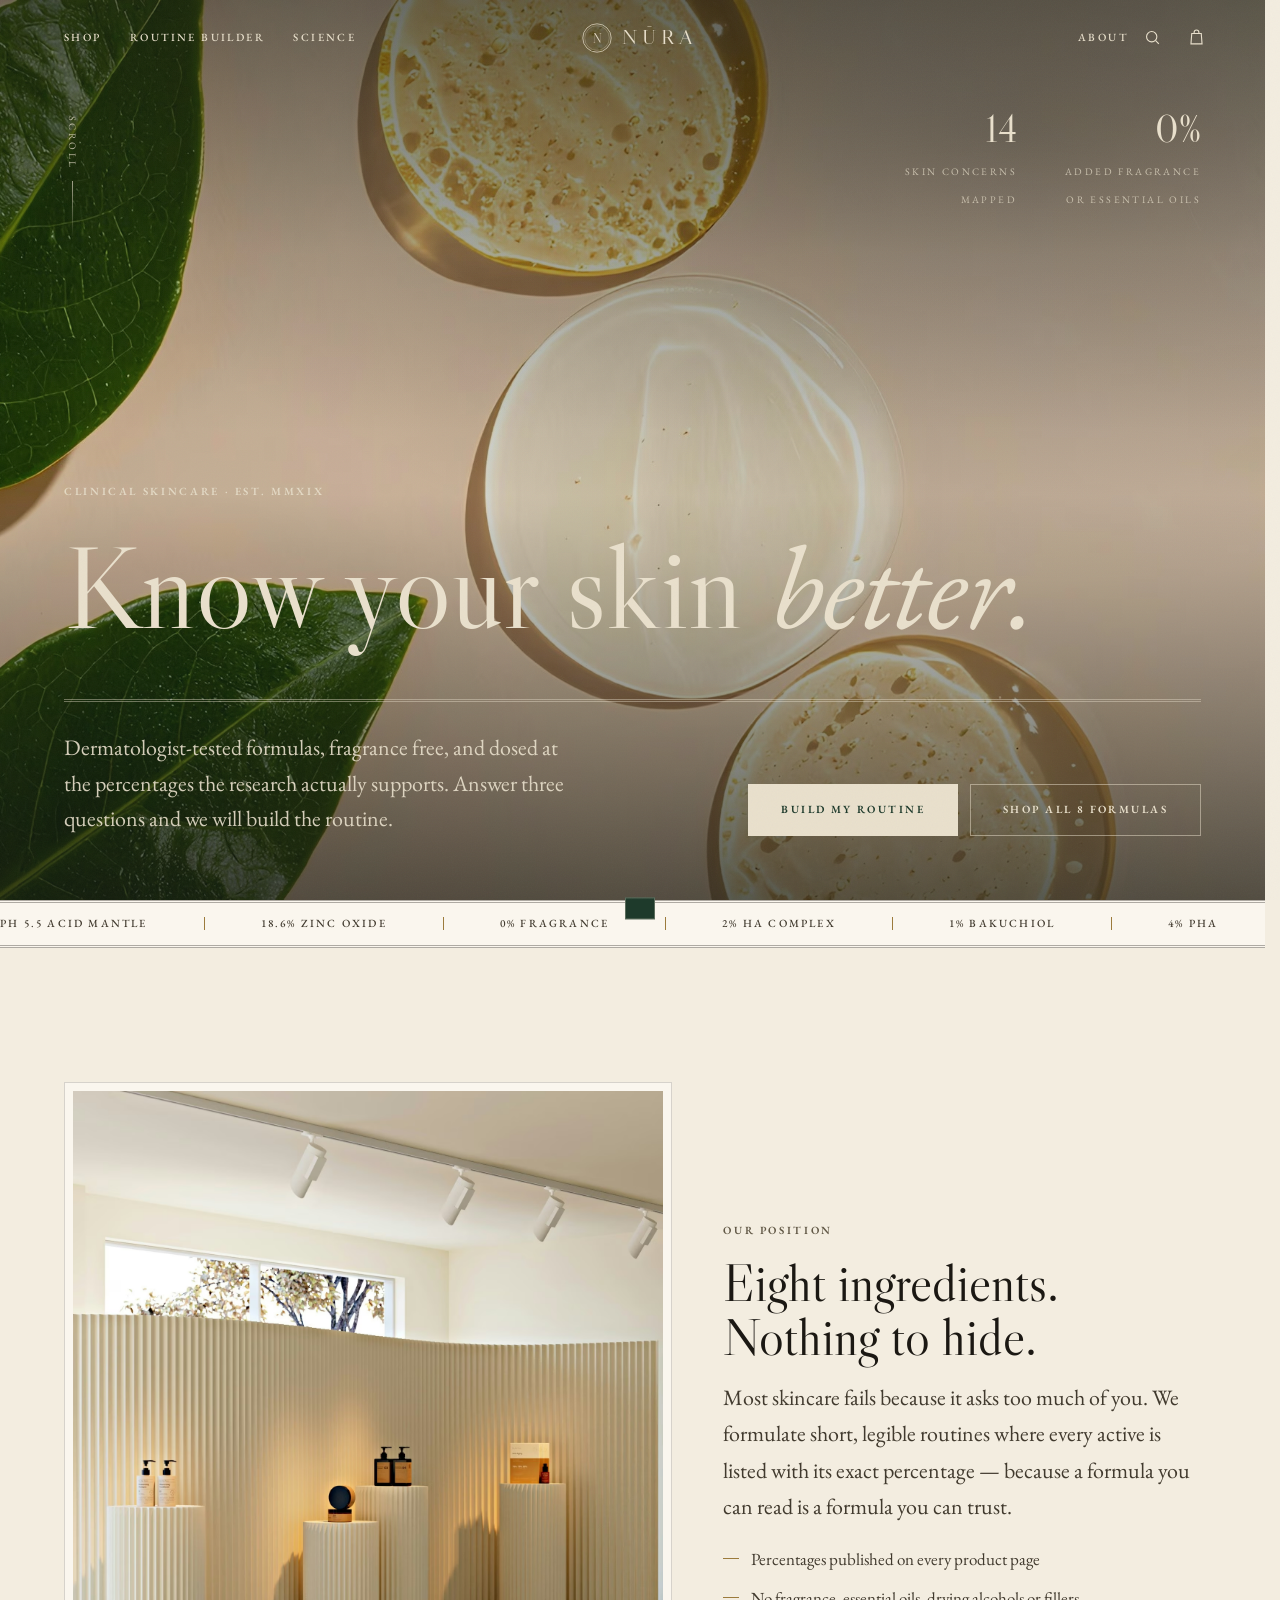
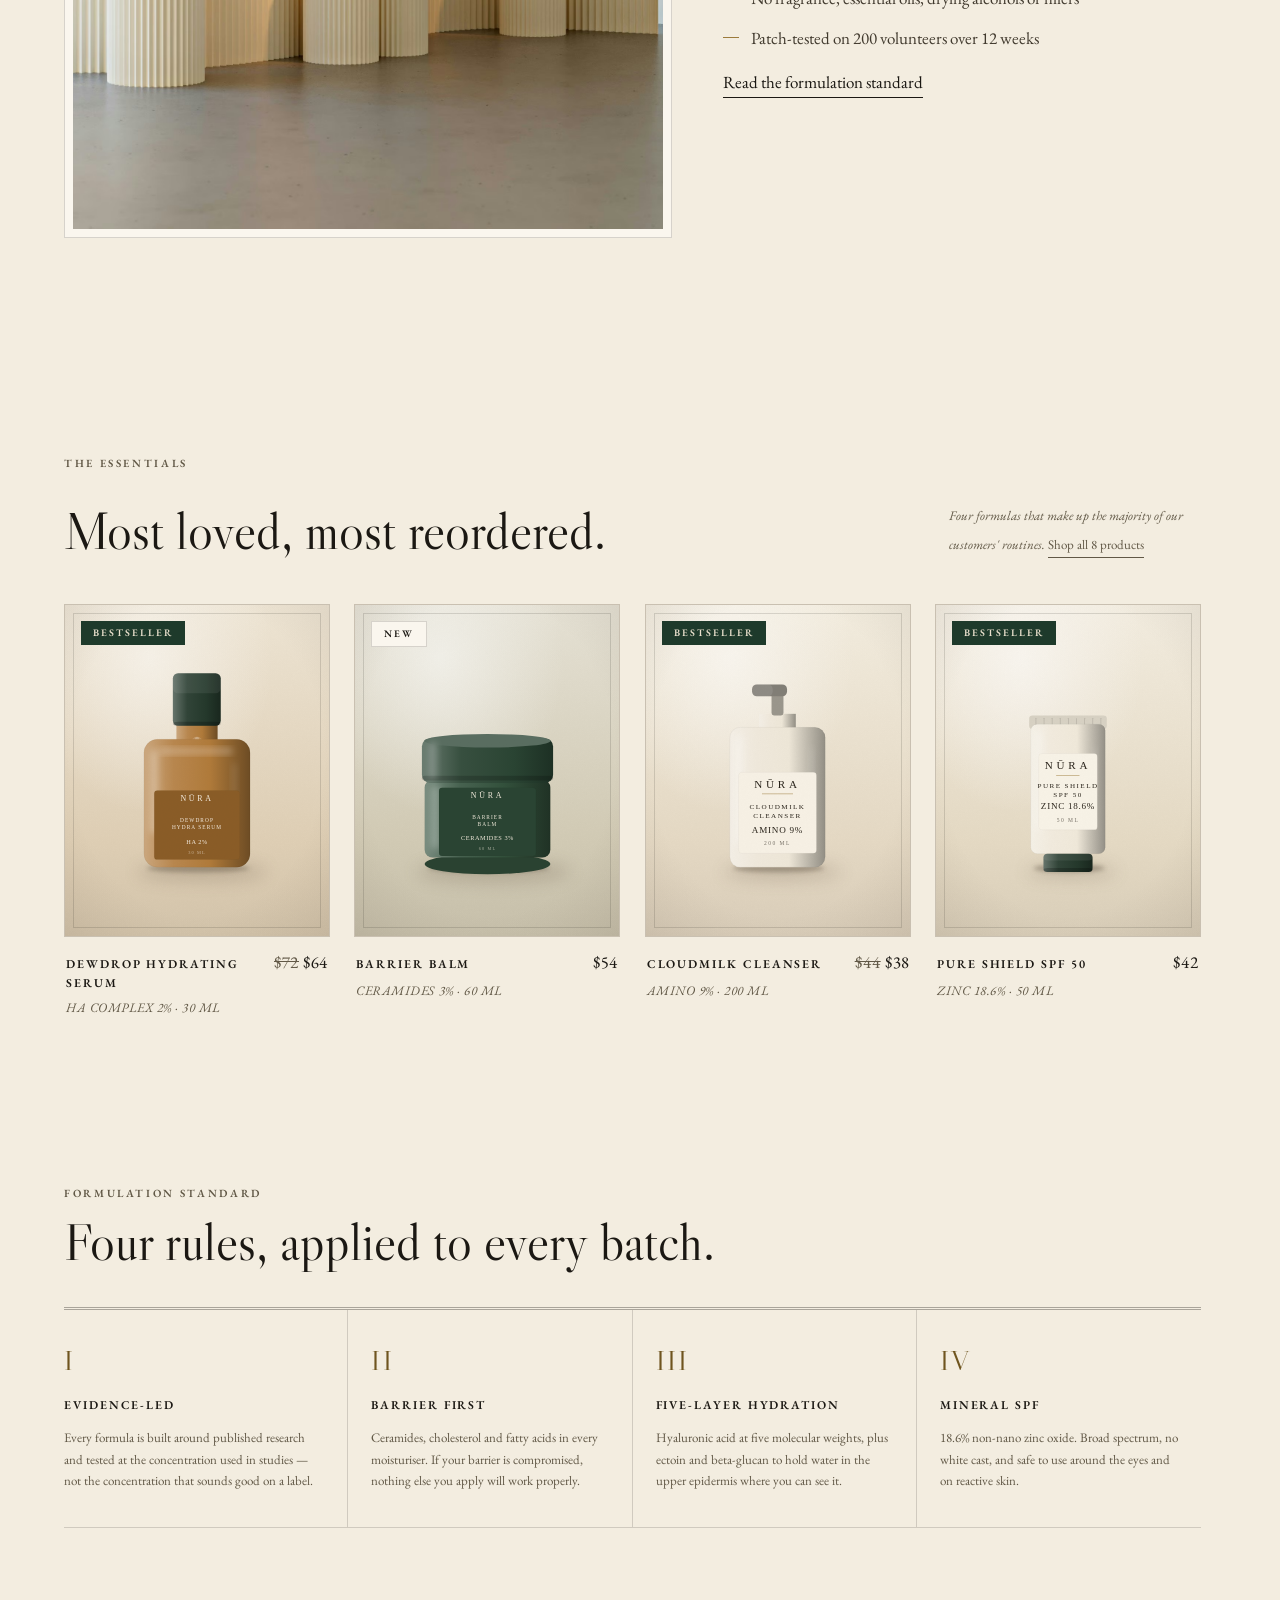
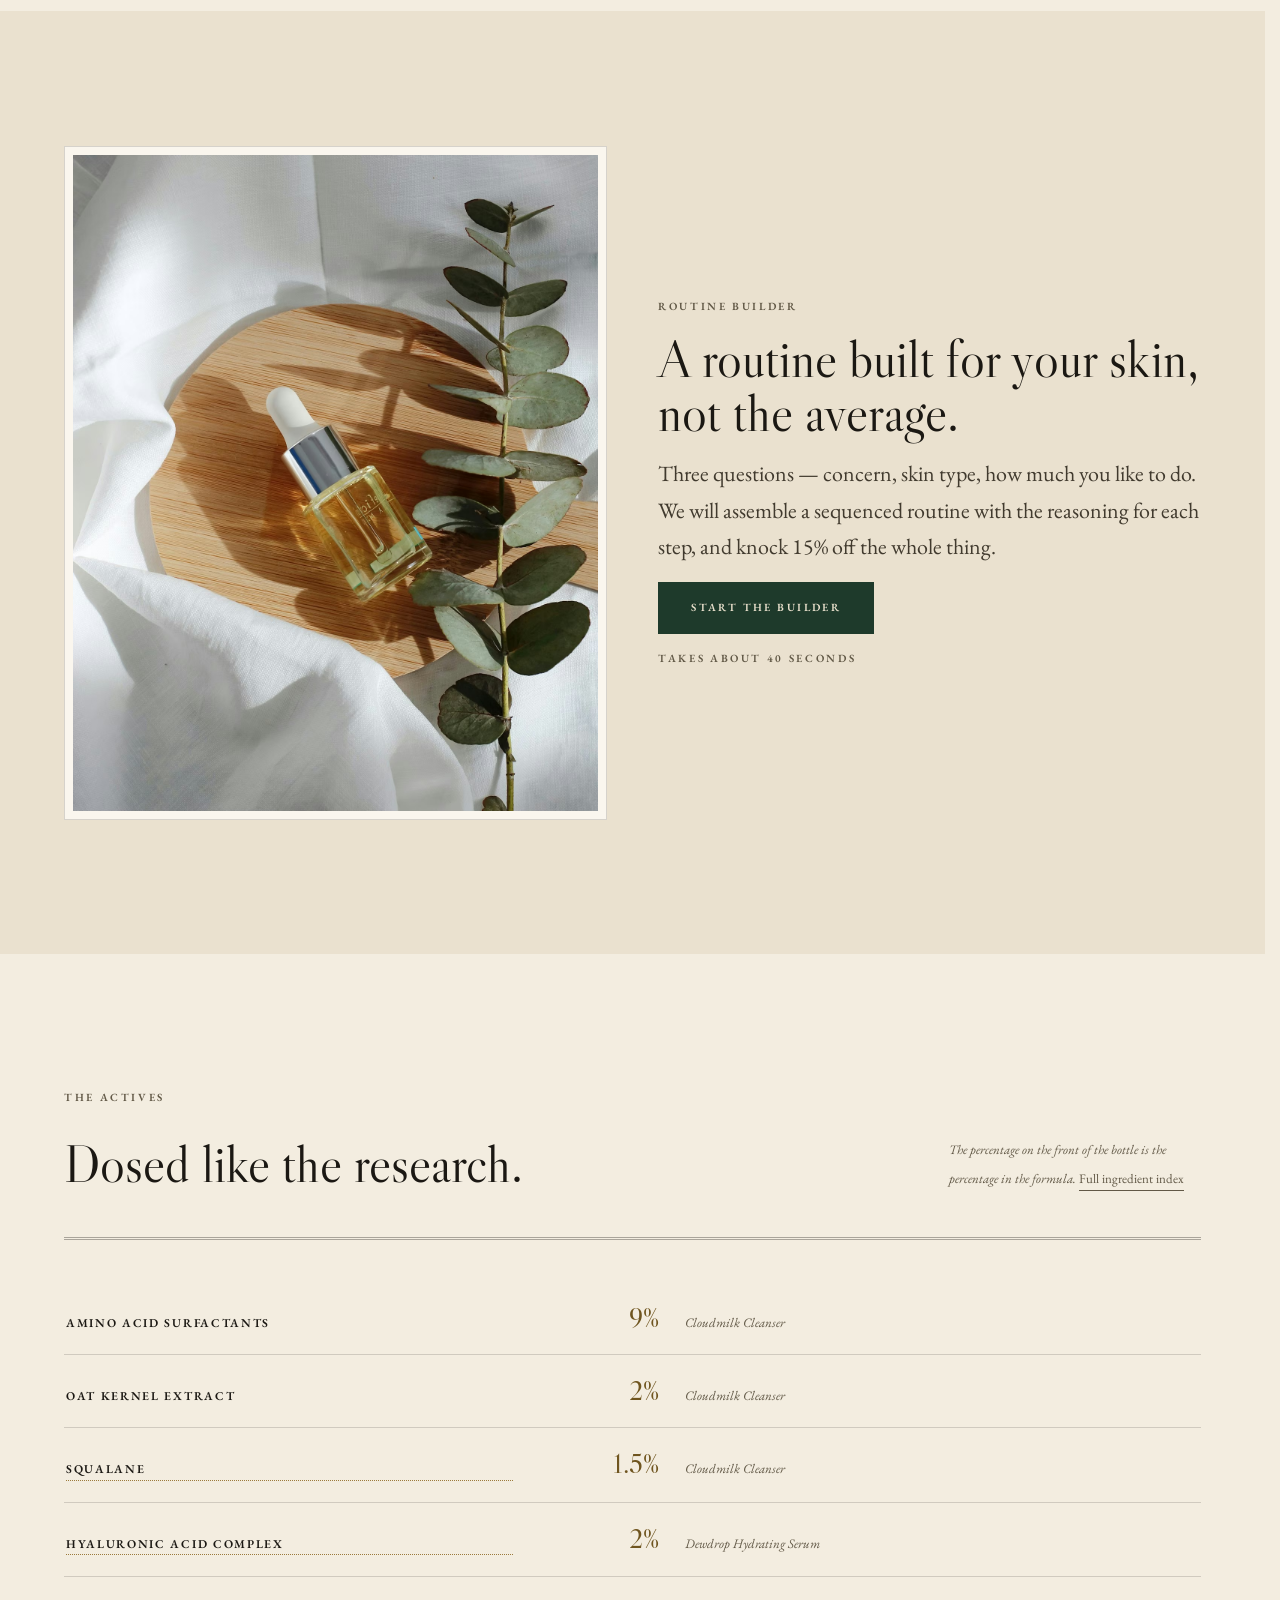
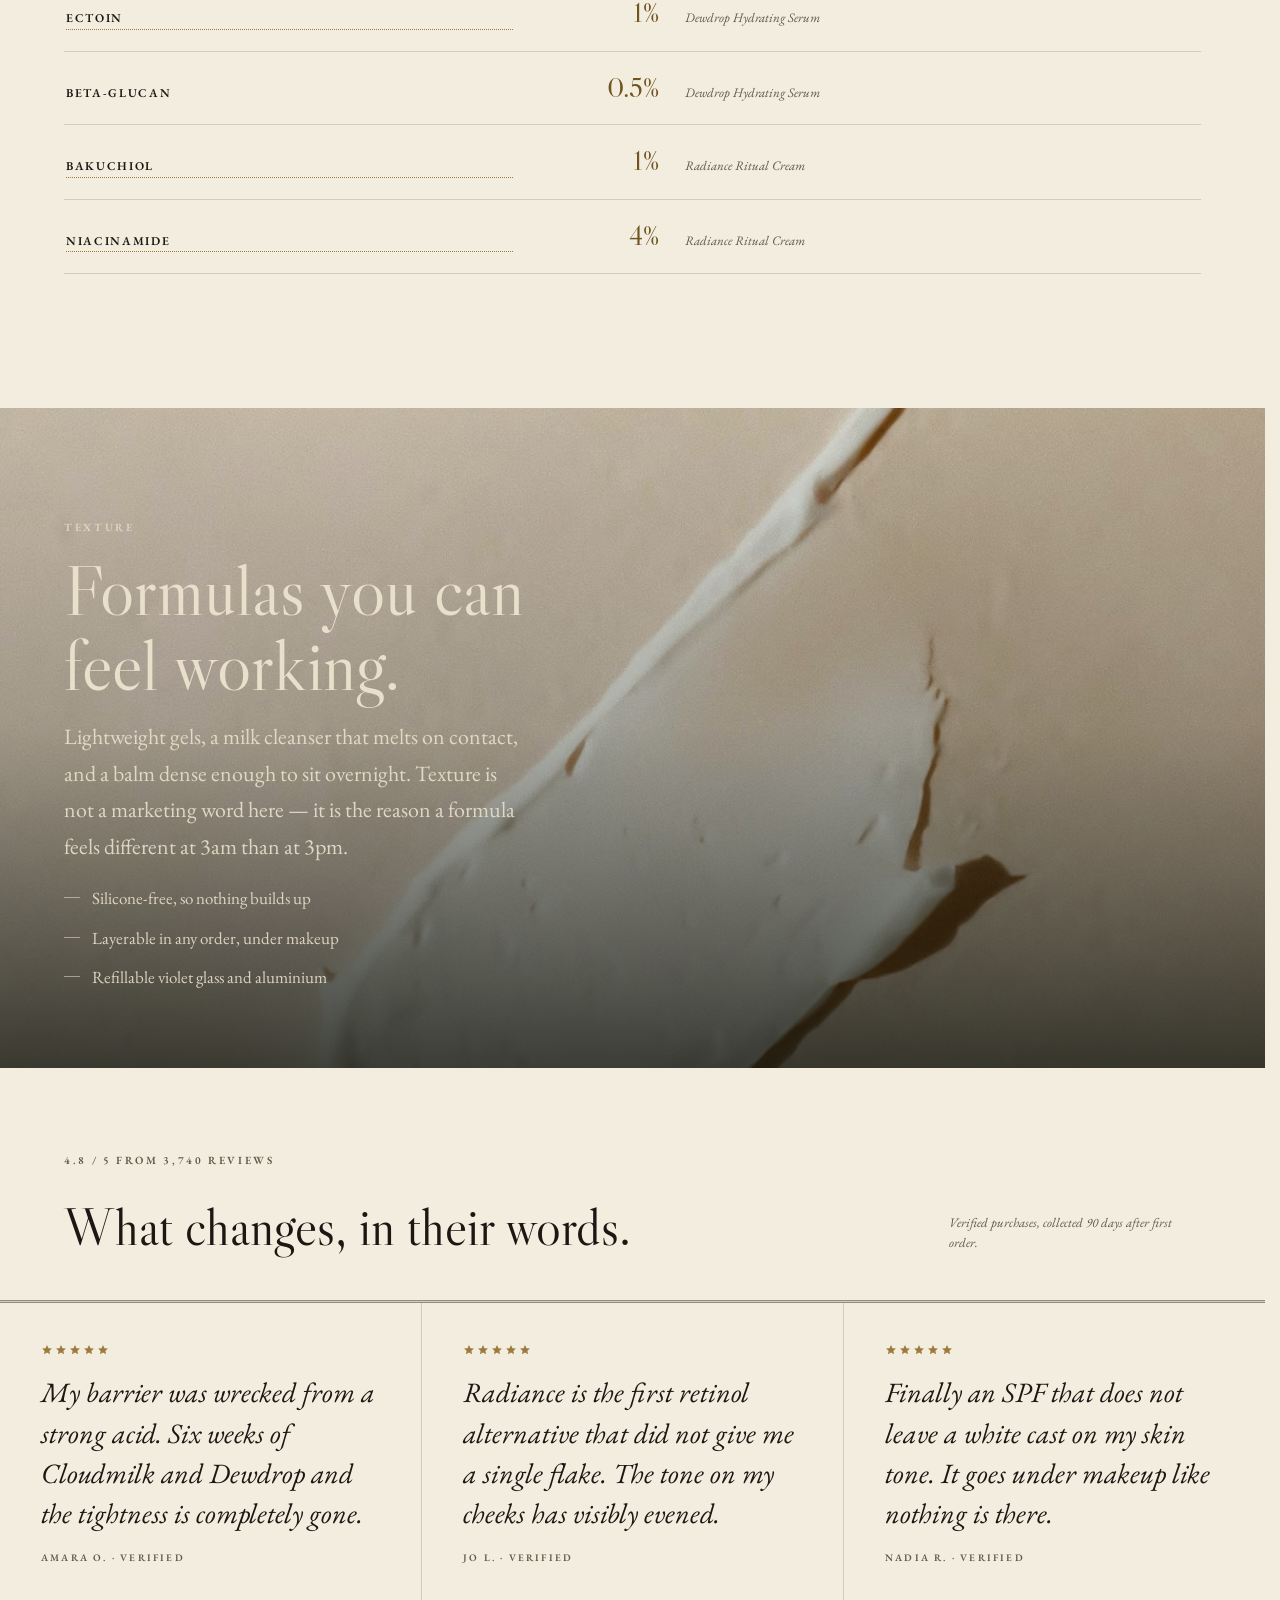
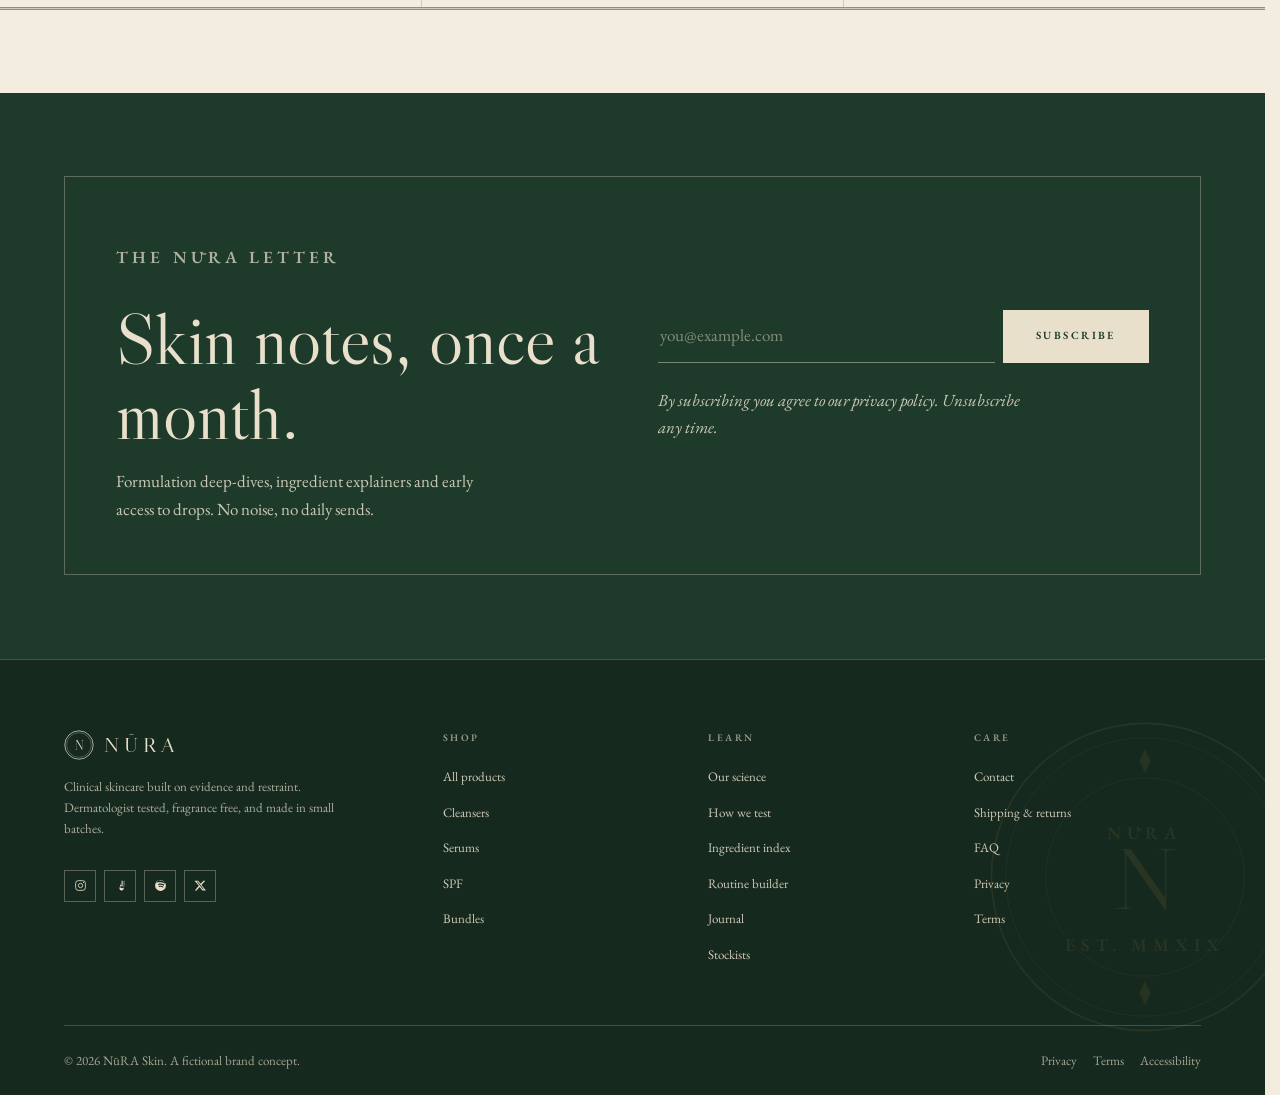
<file: index.html>
<!DOCTYPE html>
<html lang="en">
<head>
<meta charset="utf-8">
<meta name="viewport" content="width=device-width, initial-scale=1">
<title>NŪRA Skin — Clinical skincare, percentages published</title>
<meta name="description" content="Eight fragrance-free formulas with the concentration of every active printed on the label. Build your routine, save 15% on bundles.">
<meta name="theme-color" content="#f3ede0">
<link rel="canonical" href="https://nura.example/">
<meta property="og:url" content="https://nura.example/">
<script type="application/ld+json">{"@context":"https://schema.org","@type":"Organization","name":"NURA Skin","url":"https://nura.example/","logo":"https://nura.example/assets/img/favicon.svg","description":"Fragrance-free clinical skincare with published active percentages."}</script>
<link rel="icon" href="assets/img/favicon.svg" type="image/svg+xml">
<meta property="og:title" content="NŪRA Skin — Clinical skincare, quietly powerful">
<meta property="og:description" content="Dermatologist tested. Fragrance free. Build your routine.">
<meta property="og:image" content="https://nura.example/assets/img/hero-texture.jpg">
<meta property="og:type" content="website">
<link rel="preload" href="assets/css/main.css" as="style">
<link rel="stylesheet" href="assets/css/main.css">
<link rel="stylesheet" href="assets/css/components.css">
<script>document.documentElement.className += " js";</script>
</head>
<body>
<a class="skip" href="#main">Skip to content</a>

<main id="main">

  <!-- ===================== HERO ===================== -->
  <section class="hero" data-hero>
    <div class="hero__media">
      <picture>
        <source type="image/avif" srcset="assets/img/hero-texture.avif">
        <source type="image/webp" srcset="assets/img/hero-texture.webp">
        <img src="assets/img/hero-texture.jpg" alt="Golden serum and cream textures on a warm sand surface" fetchpriority="high" width="2000" height="1250">
      </picture>
    </div>

    <div class="hero__stats" aria-hidden="true">
      <div class="hero__stat"><b>14</b><span>Skin concerns<br>mapped</span></div>
      <div class="hero__stat"><b>0%</b><span>Added fragrance<br>or essential oils</span></div>
    </div>

    <span class="scroll-hint" aria-hidden="true">Scroll</span>

    <div class="hero__inner">
      <p class="eyebrow hero__eyebrow">Clinical skincare · Est. MMXIX</p>
      <h1 class="display hero__title">Know your skin <em>better.</em></h1>
      <div class="hero__foot">
        <p class="hero__copy">Dermatologist-tested formulas, fragrance free, and dosed at the percentages the research actually supports. Answer three questions and we will build the routine.</p>
        <div class="hero__cta">
          <a class="btn btn-light" href="routine.html">Build my routine</a>
          <a class="btn btn-ghost btn-on-dark" href="shop.html">Shop all 8 formulas</a>
        </div>
      </div>
    </div>
  </section>

  <!-- ===================== SPEC TICKER =====================
       Decorative repeat of the numbers already published on the product
       pages — a lab readout, not a claims strip. -->
  <div class="marquee" aria-hidden="true">
    <div class="marquee__track">
      <span>pH 5.5 acid mantle</span><span>18.6% zinc oxide</span><span>0% fragrance</span><span>2% HA complex</span><span>1% bakuchiol</span><span>4% PHA</span><span>78% squalane</span><span>3% ceramides</span><span>200 patch-test volunteers</span><span>3,740 verified reviews</span>
    </div>
    <div class="marquee__track">
      <span>pH 5.5 acid mantle</span><span>18.6% zinc oxide</span><span>0% fragrance</span><span>2% HA complex</span><span>1% bakuchiol</span><span>4% PHA</span><span>78% squalane</span><span>3% ceramides</span><span>200 patch-test volunteers</span><span>3,740 verified reviews</span>
    </div>
  </div>

  <!-- ===================== MANIFESTO ===================== -->
  <section class="section">
    <div class="wrap">
      <div class="split split--wide-media">
        <div class="split__media" data-rv="mask">
          <picture>
            <source type="image/avif" srcset="assets/img/editorial-stand.avif">
            <source type="image/webp" srcset="assets/img/editorial-stand.webp">
            <img src="assets/img/editorial-stand.jpg" alt="Minimal retail display of NURA vessels on sand-coloured pedestals" loading="lazy" width="1600" height="2000">
          </picture>
        </div>
        <div class="split__body">
          <p class="eyebrow" data-rv>Our position</p>
          <h2 class="display sec-head__t" data-rv style="--d:.06s">Eight ingredients. Nothing to hide.</h2>
          <p class="lede">Most skincare fails because it asks too much of you. We formulate short, legible routines where every active is listed with its exact percentage — because a formula you can read is a formula you can trust.</p>
          <ul class="split__list">
            <li>Percentages published on every product page</li>
            <li>No fragrance, essential oils, drying alcohols or fillers</li>
            <li>Patch-tested on 200 volunteers over 12 weeks</li>
          </ul>
          <p><a class="link-u" href="about.html">Read the formulation standard</a></p>
        </div>
      </div>
    </div>
  </section>

  <!-- ===================== BESTSELLERS ===================== -->
  <section class="section-sm">
    <div class="wrap">
      <div class="sec-head">
        <div>
          <p class="eyebrow" data-rv>The essentials</p>
          <h2 class="display sec-head__t mt-s" data-rv style="--d:.06s">Most loved, most reordered.</h2>
        </div>
        <p class="sec-head__d" data-rv style="--d:.12s">Four formulas that make up the majority of our customers' routines. <a class="link-u" href="shop.html">Shop all 8 products</a></p>
      </div>
      <div class="grid-products grid-4" id="featured" data-stagger="0.08"></div>
    </div>
  </section>

  <!-- ===================== FORMULATION STANDARD ===================== -->
  <section class="section-sm">
    <div class="wrap">
      <div class="standard__head">
        <p class="eyebrow" data-rv>Formulation standard</p>
        <h2 class="display" data-rv style="--d:.05s">Four rules, applied to every batch.</h2>
      </div>
      <div class="benefits" data-stagger="0.05">
        <div class="benefit">
          <h3>Evidence-led</h3>
          <p>Every formula is built around published research and tested at the concentration used in studies — not the concentration that sounds good on a label.</p>
        </div>
        <div class="benefit">
          <h3>Barrier first</h3>
          <p>Ceramides, cholesterol and fatty acids in every moisturiser. If your barrier is compromised, nothing else you apply will work properly.</p>
        </div>
        <div class="benefit">
          <h3>Five-layer hydration</h3>
          <p>Hyaluronic acid at five molecular weights, plus ectoin and beta-glucan to hold water in the upper epidermis where you can see it.</p>
        </div>
        <div class="benefit">
          <h3>Mineral SPF</h3>
          <p>18.6% non-nano zinc oxide. Broad spectrum, no white cast, and safe to use around the eyes and on reactive skin.</p>
        </div>
      </div>
    </div>
  </section>

  <!-- ===================== ROUTINE CTA ===================== -->
  <section class="section bg-cream">
    <div class="wrap">
      <div class="split split--rev">
        <div class="split__body">
          <p class="eyebrow" data-rv>Routine builder</p>
          <h2 class="display sec-head__t" data-rv style="--d:.06s">A routine built for your skin, not the average.</h2>
          <p class="lede">Three questions — concern, skin type, how much you like to do. We will assemble a sequenced routine with the reasoning for each step, and knock 15% off the whole thing.</p>
          <div><a class="btn" href="routine.html">Start the builder</a></div>
          <p class="eyebrow">Takes about 40 seconds</p>
        </div>
        <div class="split__media" data-rv="mask">
          <picture>
            <source type="image/avif" srcset="assets/img/ritual-dropper.avif">
            <source type="image/webp" srcset="assets/img/ritual-dropper.webp">
            <img src="assets/img/ritual-dropper.jpg" alt="Amber dropper bottle and eucalyptus resting on a linen cloth" loading="lazy" width="1400" height="1750">
          </picture>
        </div>
      </div>
    </div>
  </section>

  <!-- ===================== ACTIVES ===================== -->
  <section class="section">
    <div class="wrap">
      <div class="sec-head">
        <div>
          <p class="eyebrow" data-rv>The actives</p>
          <h2 class="display sec-head__t mt-s" data-rv style="--d:.06s">Dosed like the research.</h2>
        </div>
        <p class="sec-head__d" data-rv style="--d:.12s">The percentage on the front of the bottle is the percentage in the formula. <a class="link-u" href="ingredients.html">Full ingredient index</a></p>
      </div>
      <div class="assay" id="actives" data-stagger="0.05"></div>
    </div>
  </section>

  <!-- ===================== TEXTURE BAND (full bleed) ===================== -->
  <section class="band">
    <picture>
      <source type="image/avif" srcset="assets/img/texture-cream.avif">
      <source type="image/webp" srcset="assets/img/texture-cream.webp">
      <img class="band__img" src="assets/img/texture-cream.jpg" alt="Macro texture of a cream swatch on beige" loading="lazy" width="1200" height="1500">
    </picture>
    <div class="band__body">
      <div class="wrap">
        <div class="band__copy">
          <p class="eyebrow">Texture</p>
          <h2 class="display">Formulas you can feel working.</h2>
          <p class="lede">Lightweight gels, a milk cleanser that melts on contact, and a balm dense enough to sit overnight. Texture is not a marketing word here — it is the reason a formula feels different at 3am than at 3pm.</p>
          <ul class="split__list">
            <li>Silicone-free, so nothing builds up</li>
            <li>Layerable in any order, under makeup</li>
            <li>Refillable violet glass and aluminium</li>
          </ul>
        </div>
      </div>
    </div>
  </section>

  <!-- ===================== REVIEWS ===================== -->
  <section class="section-sm">
    <div class="wrap">
      <div class="sec-head">
        <div>
          <p class="eyebrow" data-rv>4.8 / 5 from 3,740 reviews</p>
          <h2 class="display sec-head__t mt-s" data-rv style="--d:.06s">What changes, in their words.</h2>
        </div>
        <p class="sec-head__d" data-rv style="--d:.12s">Verified purchases, collected 90 days after first order.</p>
      </div>
    </div>
    <div class="quotes" data-stagger="0.09">
      <figure class="quote">
        <div class="stars" data-stars="5"></div>
        <blockquote>My barrier was wrecked from a strong acid. Six weeks of Cloudmilk and Dewdrop and the tightness is completely gone.</blockquote>
        <figcaption>Amara O. · Verified</figcaption>
      </figure>
      <figure class="quote">
        <div class="stars" data-stars="4.5"></div>
        <blockquote>Radiance is the first retinol alternative that did not give me a single flake. The tone on my cheeks has visibly evened.</blockquote>
        <figcaption>Jo L. · Verified</figcaption>
      </figure>
      <figure class="quote">
        <div class="stars" data-stars="5"></div>
        <blockquote>Finally an SPF that does not leave a white cast on my skin tone. It goes under makeup like nothing is there.</blockquote>
        <figcaption>Nadia R. · Verified</figcaption>
      </figure>
    </div>
  </section>

  <div class="news-mount"></div>
</main>

<script src="assets/js/data.js"></script>
<script src="assets/js/app.js"></script>
<script src="assets/js/compare.js"></script>
<script src="assets/js/home.js"></script>
</body>
</html>
</file>
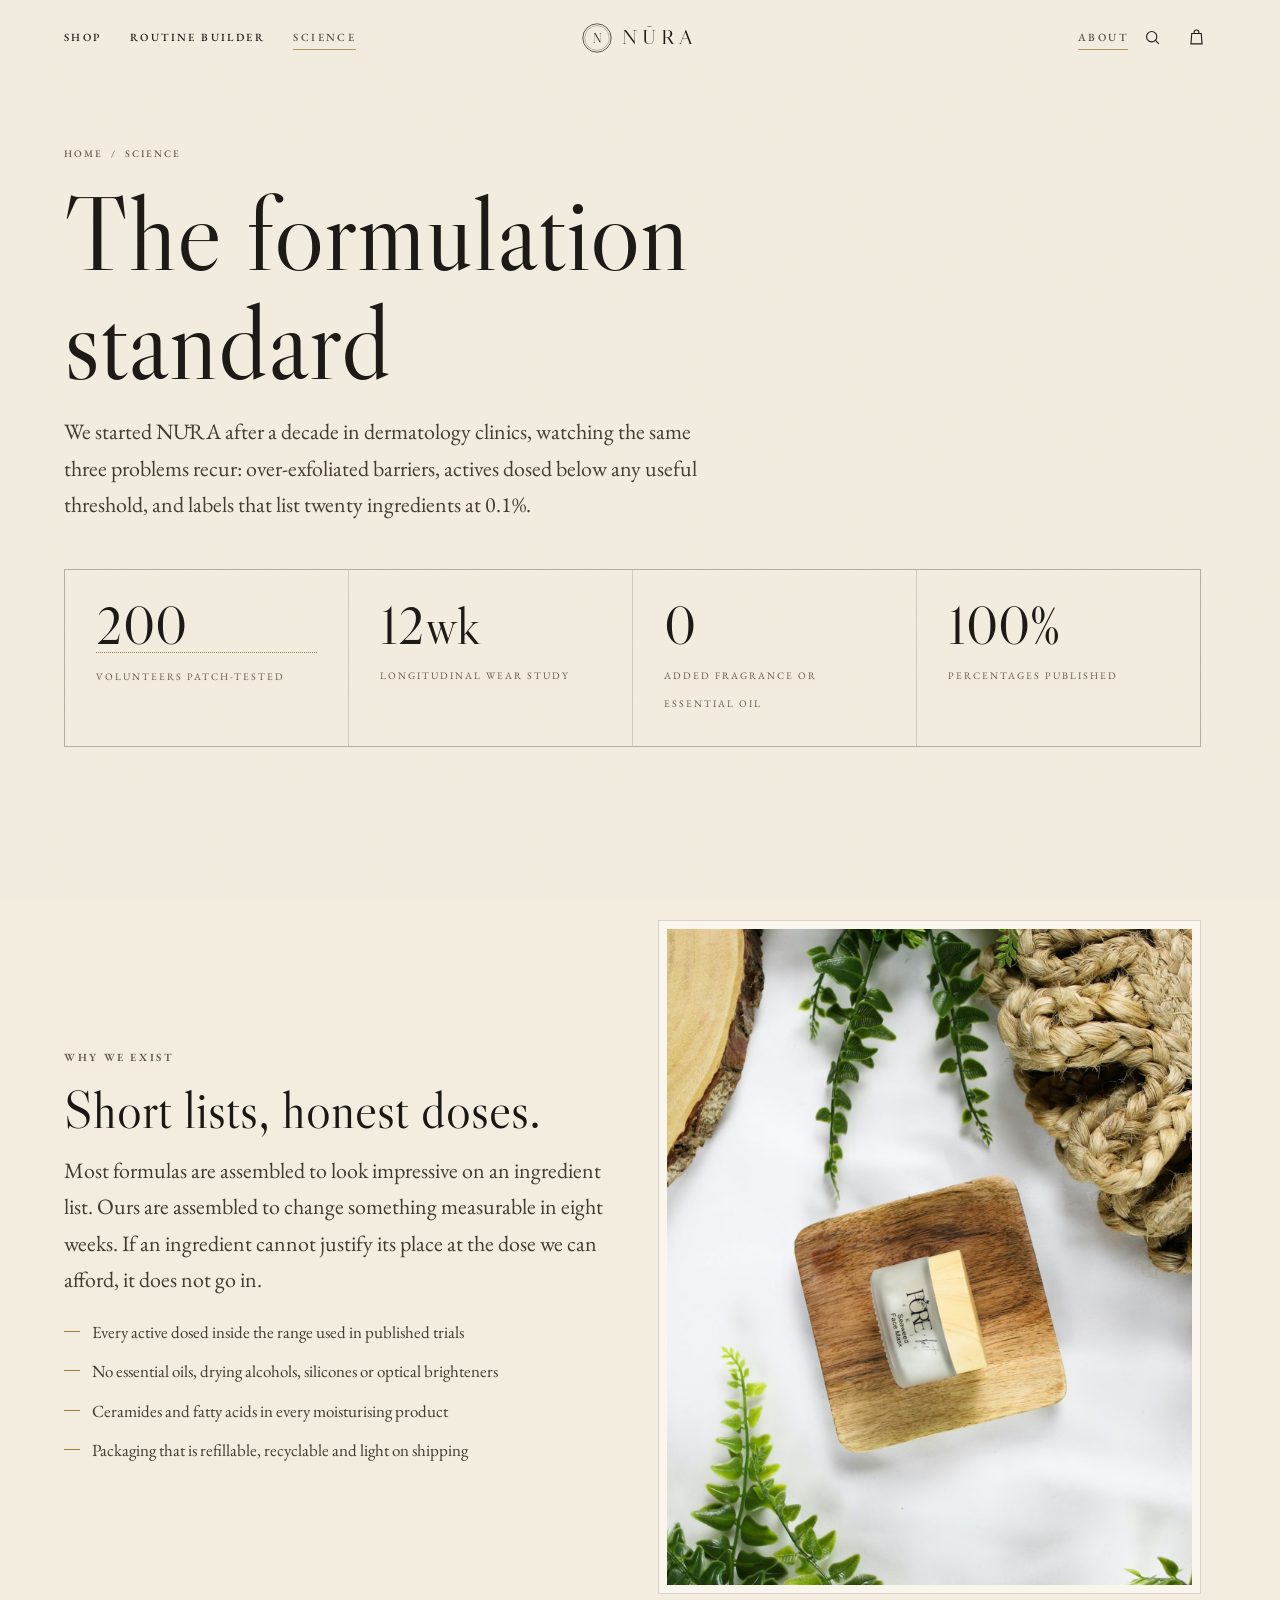
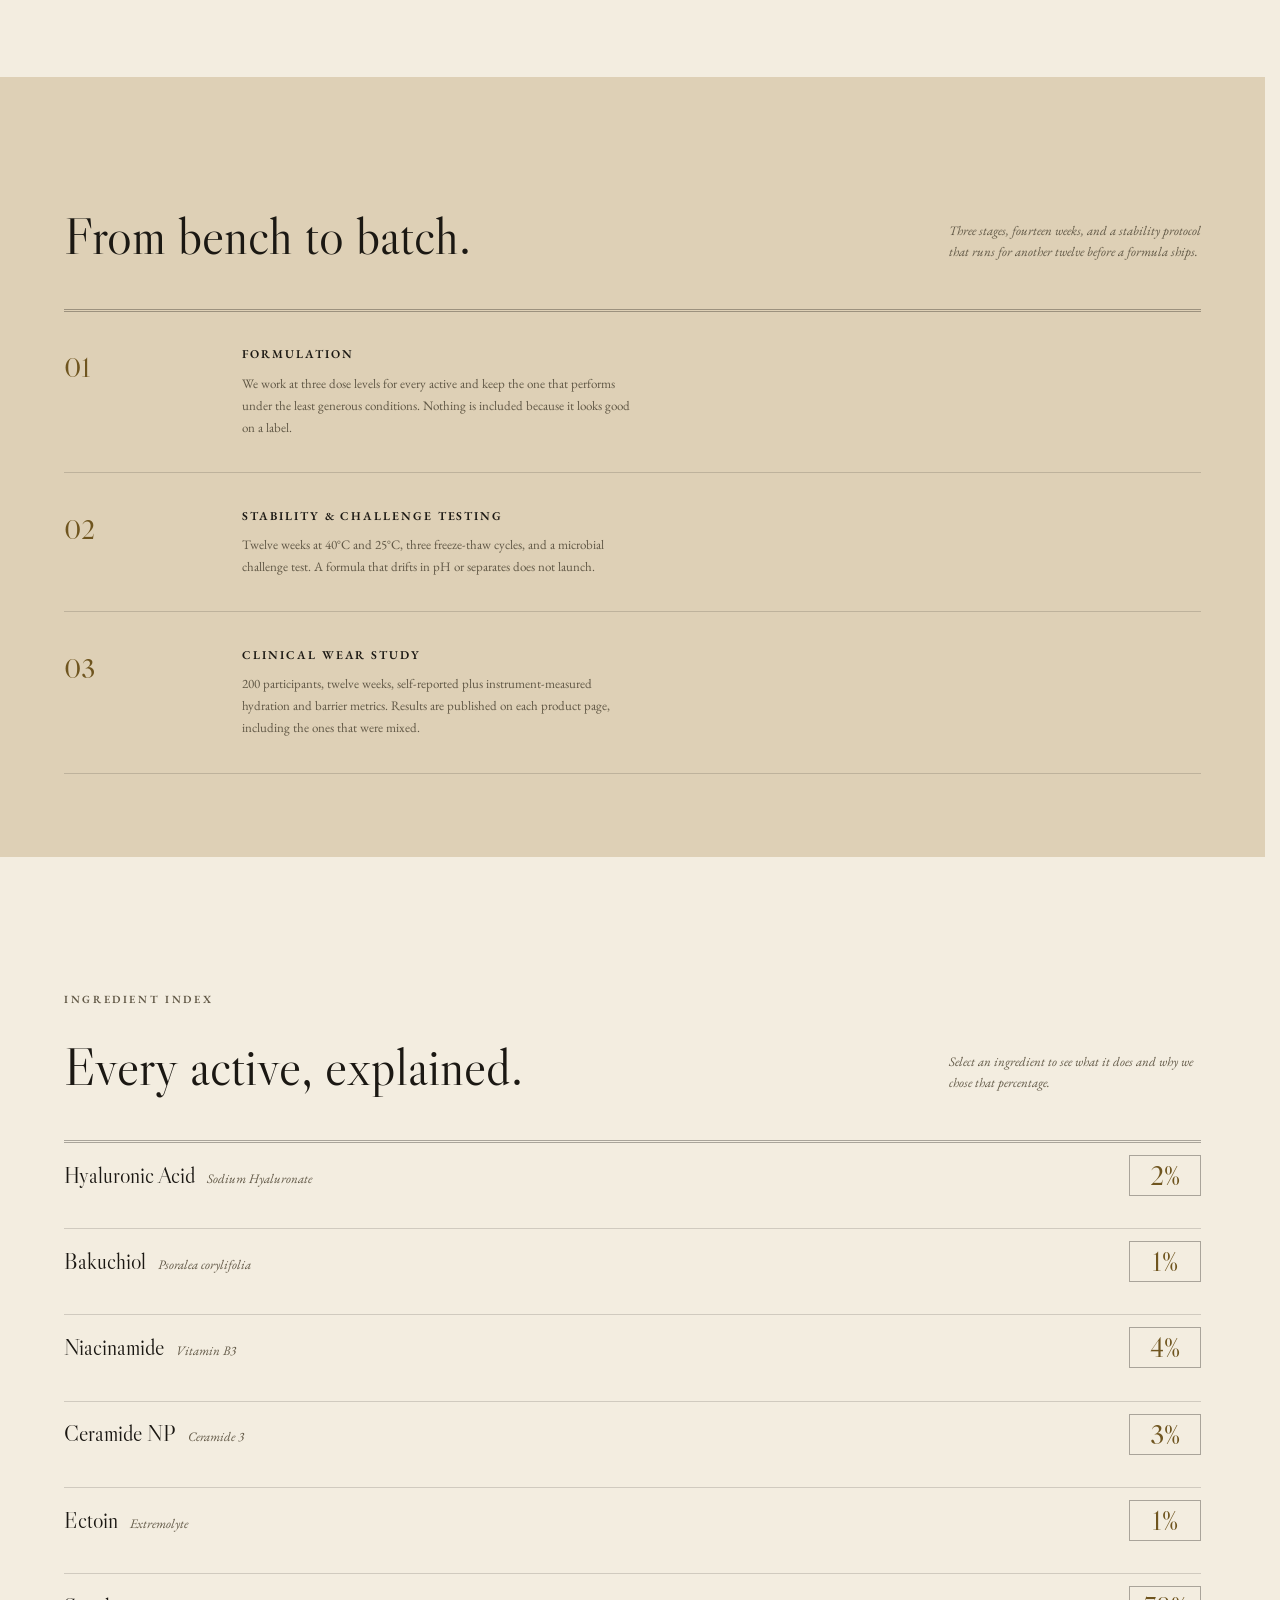
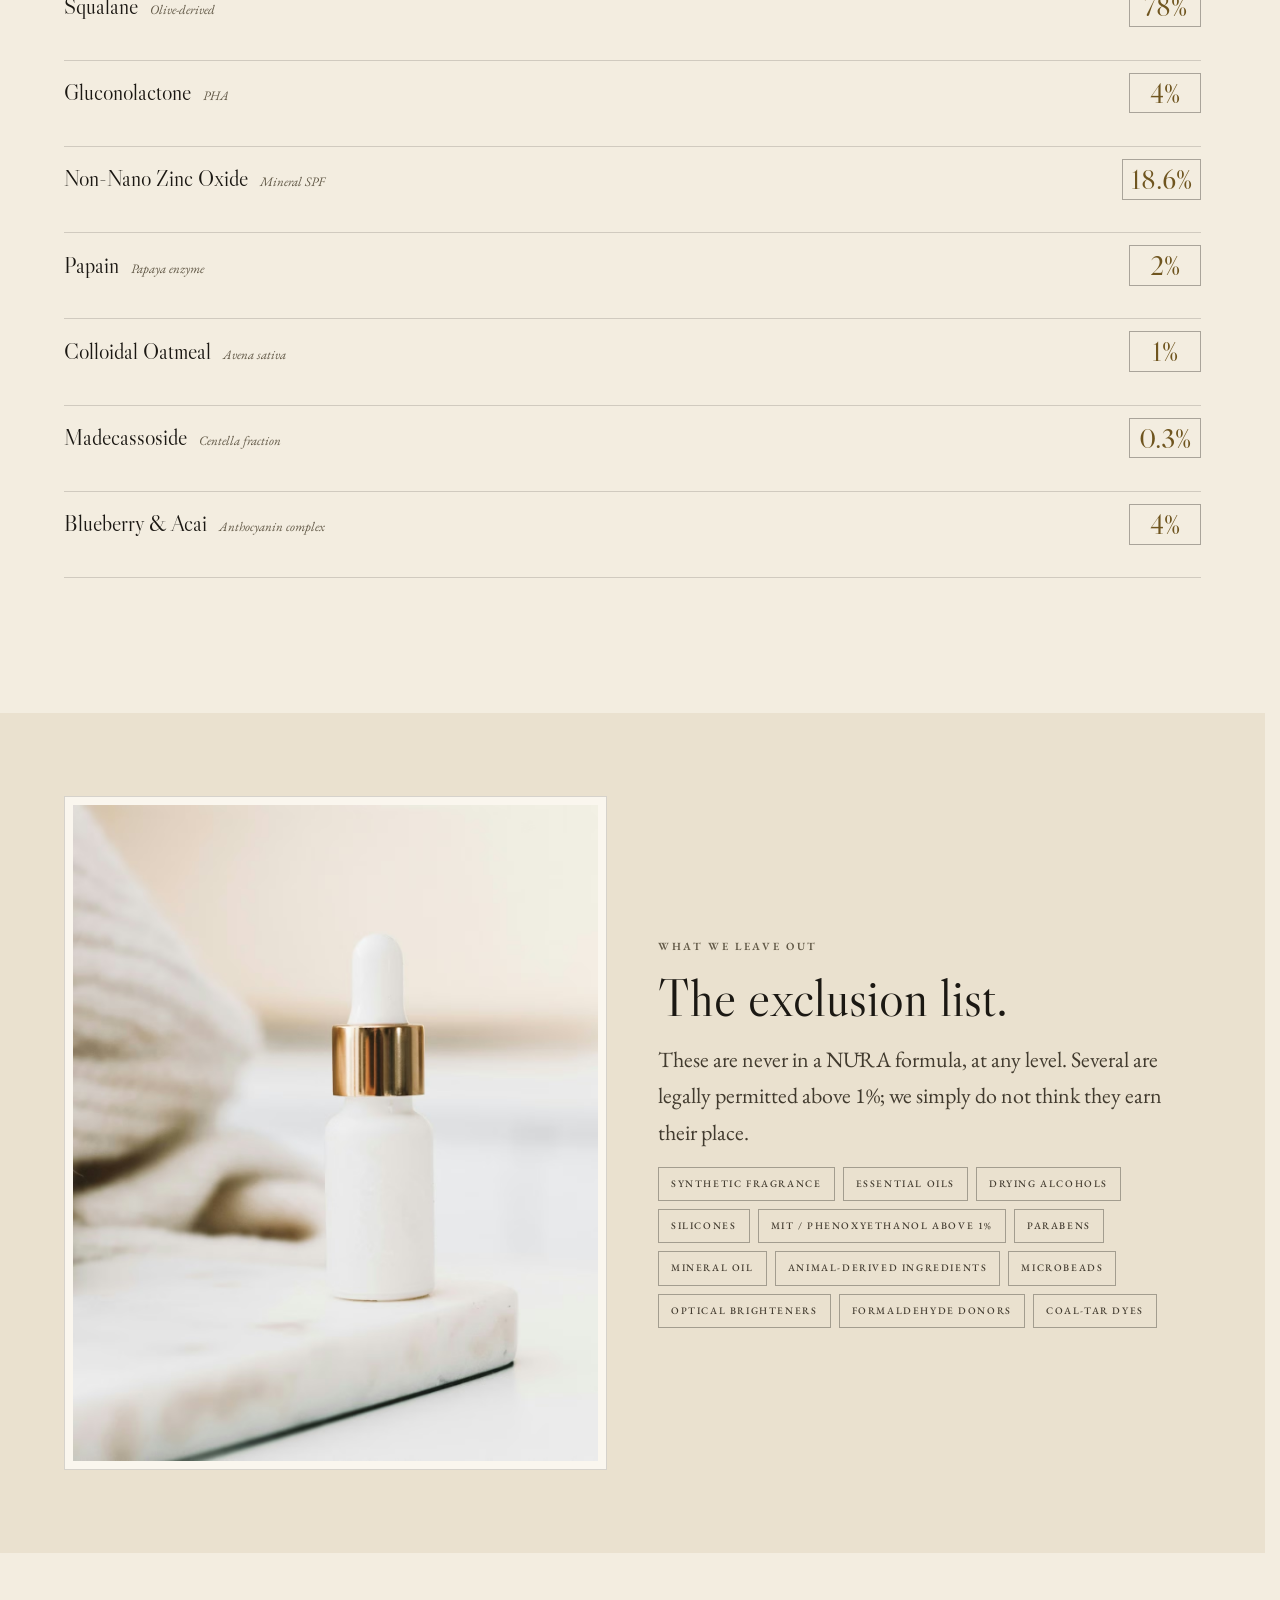
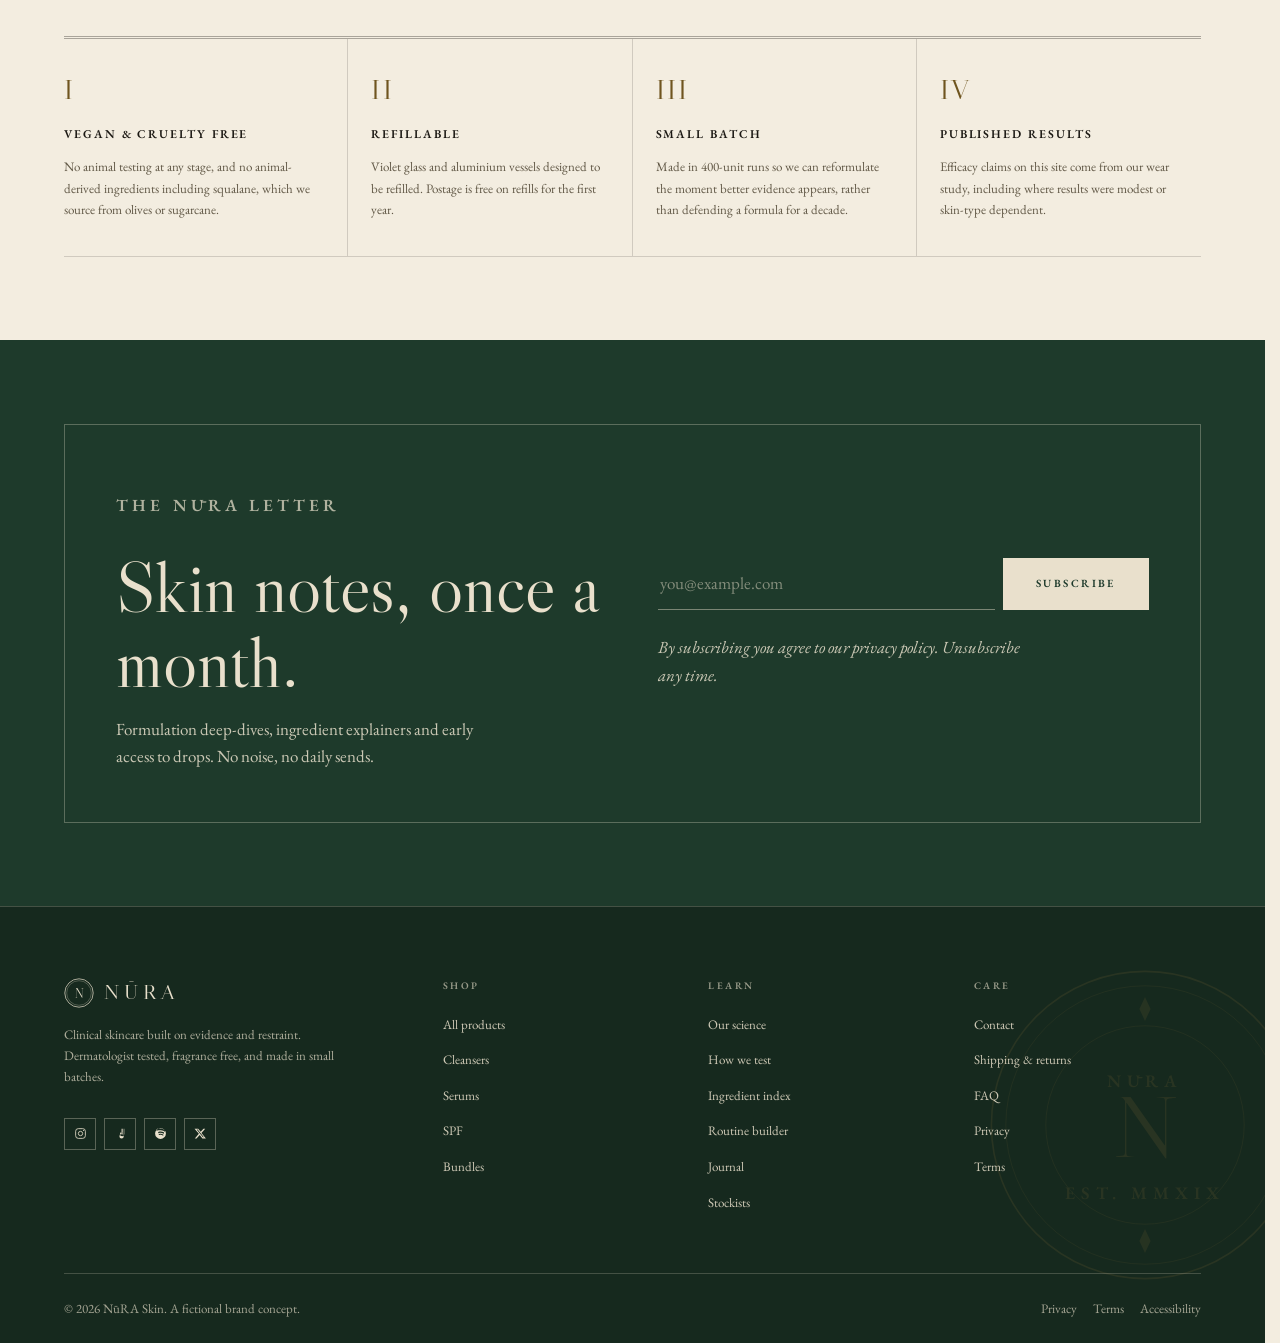
<file: about.html>
<!DOCTYPE html>
<html lang="en">
<head>
<meta charset="utf-8">
<meta name="viewport" content="width=device-width, initial-scale=1">
<title>Science &amp; ingredients — NŪRA Skin</title>
<meta name="description" content="Our formulation standard, the clinical testing behind it, and a full index of every active we use.">
<meta name="theme-color" content="#f3ede0">
<link rel="canonical" href="https://nura.example/about.html">
<meta property="og:url" content="https://nura.example/about.html">
<script type="application/ld+json">{"@context":"https://schema.org","@type":"Organization","name":"NURA Skin","url":"https://nura.example/","logo":"https://nura.example/assets/img/favicon.svg","description":"Fragrance-free clinical skincare with published active percentages."}</script>
<link rel="icon" href="assets/img/favicon.svg" type="image/svg+xml">
<link rel="stylesheet" href="assets/css/main.css">
<link rel="stylesheet" href="assets/css/components.css">
<script>document.documentElement.className += " js";</script>
</head>
<body>
<a class="skip" href="#main">Skip to content</a>

<main id="main">
  <section class="phead">
    <div class="wrap">
      <nav class="crumbs" aria-label="Breadcrumb"><a href="index.html">Home</a> <span>/</span> <span>Science</span></nav>
      <h1 class="display">The formulation<br>standard</h1>
      <p class="lede phead__d" data-rv>We started NŪRA after a decade in dermatology clinics, watching the same three problems recur: over-exfoliated barriers, actives dosed below any useful threshold, and labels that list twenty ingredients at 0.1%.</p>
    </div>
  </section>

  <section style="padding-bottom:clamp(50px,7vw,100px)">
    <div class="wrap">
      <div class="stat-row" data-stagger="0.07">
        <div class="stat"><b data-claim="patch-200" role="button" tabindex="0" title="See the evidence note">200</b><span>Volunteers patch-tested</span></div>
        <div class="stat"><b>12wk</b><span>Longitudinal wear study</span></div>
        <div class="stat"><b>0</b><span>Added fragrance or essential oil</span></div>
        <div class="stat"><b>100%</b><span>Percentages published</span></div>
      </div>
    </div>
  </section>

  <!-- ===================== STORY ===================== -->
  <section class="section-sm">
    <div class="wrap">
      <div class="split">
        <div class="split__body">
          <p class="eyebrow" data-rv>Why we exist</p>
          <h2 class="display sec-head__t" data-rv style="--d:.06s">Short lists, honest doses.</h2>
          <p class="lede" data-rv style="--d:.12s">Most formulas are assembled to look impressive on an ingredient list. Ours are assembled to change something measurable in eight weeks. If an ingredient cannot justify its place at the dose we can afford, it does not go in.</p>
          <ul class="split__list" data-rv style="--d:.18s">
            <li>Every active dosed inside the range used in published trials</li>
            <li>No essential oils, drying alcohols, silicones or optical brighteners</li>
            <li>Ceramides and fatty acids in every moisturising product</li>
            <li>Packaging that is refillable, recyclable and light on shipping</li>
          </ul>
        </div>
        <div class="split__media" data-rv="mask">
          <picture>
            <source type="image/avif" srcset="assets/img/atelier-jar.avif">
            <source type="image/webp" srcset="assets/img/atelier-jar.webp">
            <img src="assets/img/atelier-jar.jpg" alt="A NURA vessel on an oak board with fern cuttings" loading="lazy" width="1400" height="1750">
          </picture>
        </div>
      </div>
    </div>
  </section>

  <!-- ===================== PROCESS ===================== -->
  <section class="section-sm bg-sand">
    <div class="wrap">
      <div class="sec-head">
        <div>
          <p class="eyebrow" data-rv>Process</p>
          <h2 class="display sec-head__t mt-s" data-rv style="--d:.06s">From bench to batch.</h2>
        </div>
        <p class="sec-head__d" data-rv style="--d:.12s">Three stages, fourteen weeks, and a stability protocol that runs for another twelve before a formula ships.</p>
      </div>
      <div class="tl" data-stagger="0.06">
        <div class="tl__row"><span class="tl__y">01</span><div><h3>Formulation</h3><p>We work at three dose levels for every active and keep the one that performs under the least generous conditions. Nothing is included because it looks good on a label.</p></div></div>
        <div class="tl__row"><span class="tl__y">02</span><div><h3>Stability &amp; challenge testing</h3><p>Twelve weeks at 40°C and 25°C, three freeze-thaw cycles, and a microbial challenge test. A formula that drifts in pH or separates does not launch.</p></div></div>
        <div class="tl__row"><span class="tl__y">03</span><div><h3>Clinical wear study</h3><p>200 participants, twelve weeks, self-reported plus instrument-measured hydration and barrier metrics. Results are published on each product page, including the ones that were mixed.</p></div></div>
      </div>
    </div>
  </section>

  <!-- ===================== GLOSSARY ===================== -->
  <section class="section" id="glossary">
    <div class="wrap">
      <div class="sec-head">
        <div>
          <p class="eyebrow" data-rv>Ingredient index</p>
          <h2 class="display sec-head__t mt-s" data-rv style="--d:.06s">Every active, explained.</h2>
        </div>
        <p class="sec-head__d" data-rv style="--d:.12s">Select an ingredient to see what it does and why we chose that percentage.</p>
      </div>
      <div class="glossary" id="glossary-list" data-stagger="0.04"></div>
    </div>
  </section>

  <!-- ===================== FORMULA FREE ===================== -->
  <section class="section-sm bg-cream">
    <div class="wrap">
      <div class="split split--rev">
        <div class="split__body">
          <p class="eyebrow" data-rv>What we leave out</p>
          <h2 class="display sec-head__t" data-rv style="--d:.06s">The exclusion list.</h2>
          <p class="lede" data-rv style="--d:.12s">These are never in a NŪRA formula, at any level. Several are legally permitted above 1%; we simply do not think they earn their place.</p>
          <div class="pill-list" data-rv style="--d:.18s">
            <span>Synthetic fragrance</span><span>Essential oils</span><span>Drying alcohols</span>
            <span>Silicones</span><span>MIT / phenoxyethanol above 1%</span><span>Parabens</span>
            <span>Mineral oil</span><span>Animal-derived ingredients</span><span>Microbeads</span>
            <span>Optical brighteners</span><span>Formaldehyde donors</span><span>Coal-tar dyes</span>
          </div>
        </div>
        <div class="split__media" data-rv="mask">
          <picture>
            <source type="image/avif" srcset="assets/img/still-bottle.avif">
            <source type="image/webp" srcset="assets/img/still-bottle.webp">
            <img src="assets/img/still-bottle.jpg" alt="A minimal white NURA bottle on a marble surface" loading="lazy" width="1200" height="1500">
          </picture>
        </div>
      </div>
    </div>
  </section>

  <!-- ===================== COMMITMENTS ===================== -->
  <section class="section-sm">
    <div class="wrap">
      <div class="benefits" data-stagger="0.07">
        <div class="benefit"><h3>Vegan &amp; cruelty free</h3><p>No animal testing at any stage, and no animal-derived ingredients including squalane, which we source from olives or sugarcane.</p></div>
        <div class="benefit"><h3>Refillable</h3><p>Violet glass and aluminium vessels designed to be refilled. Postage is free on refills for the first year.</p></div>
        <div class="benefit"><h3>Small batch</h3><p>Made in 400-unit runs so we can reformulate the moment better evidence appears, rather than defending a formula for a decade.</p></div>
        <div class="benefit"><h3>Published results</h3><p>Efficacy claims on this site come from our wear study, including where results were modest or skin-type dependent.</p></div>
      </div>
    </div>
  </section>

  <div class="news-mount"></div>
</main>

<script src="assets/js/data.js"></script>
<script src="assets/js/app.js"></script>
<script src="assets/js/about.js"></script>
</body>
</html>
</file>
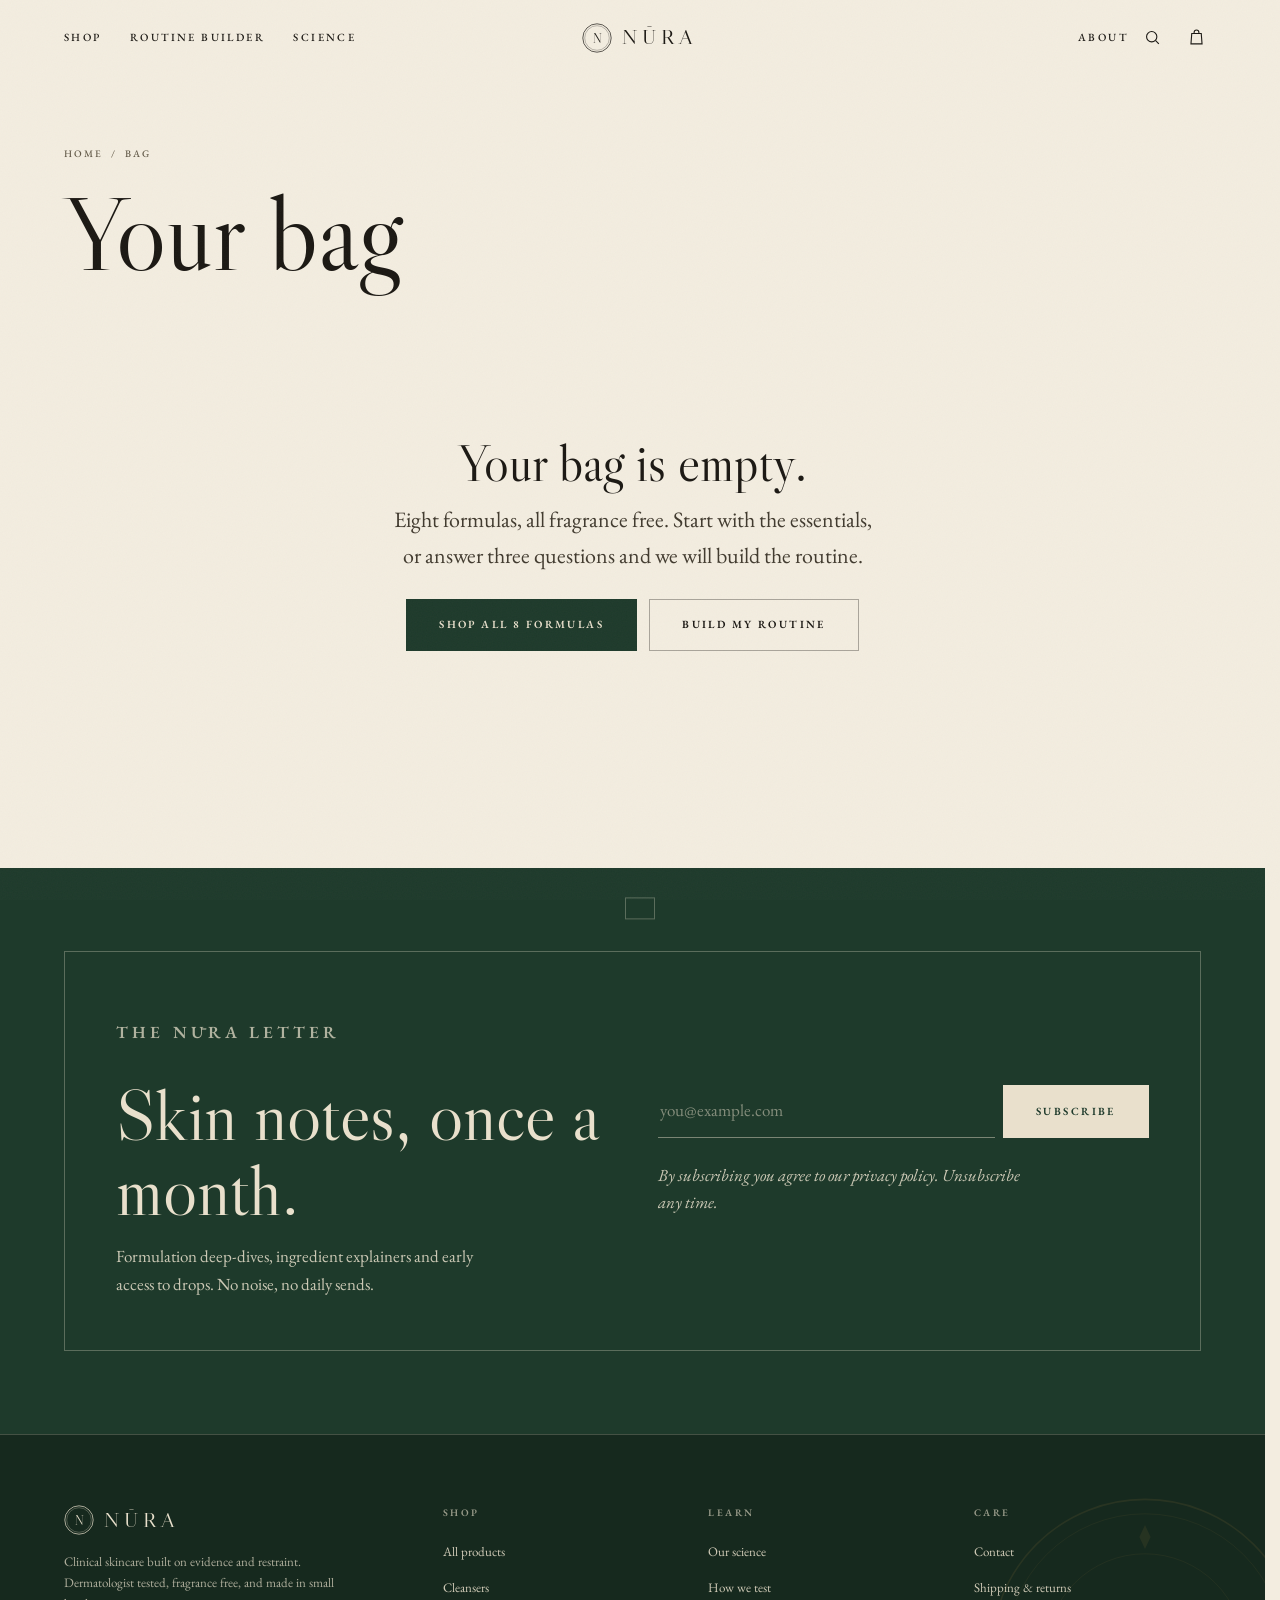
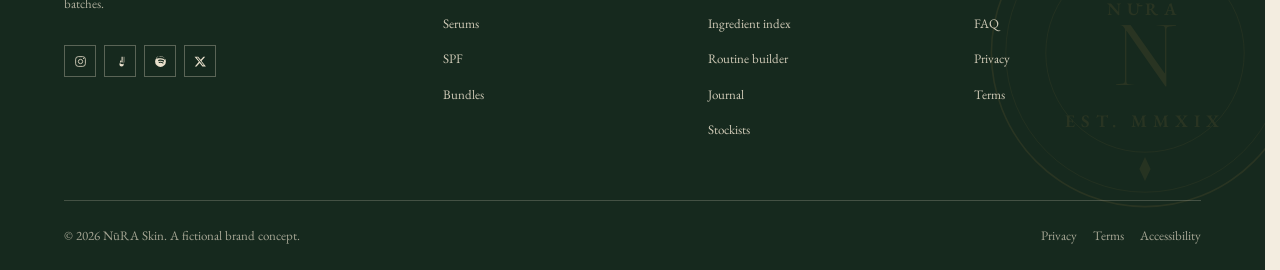
<file: cart-page.html>
<!DOCTYPE html>
<html lang="en">
<head>
<meta charset="utf-8">
<meta name="viewport" content="width=device-width, initial-scale=1">
<title>Your bag — NŪRA Skin</title>
<meta name="description" content="Review your bag, add a note, and complete your routine before checkout.">
<meta name="robots" content="noindex">
<meta name="theme-color" content="#f3ede0">
<link rel="icon" href="assets/img/favicon.svg" type="image/svg+xml">
<link rel="stylesheet" href="assets/css/main.css">
<link rel="stylesheet" href="assets/css/components.css">
<script>document.documentElement.className += " js";</script>
</head>
<body>
<a class="skip" href="#main">Skip to content</a>

<main id="main">
  <section class="phead">
    <div class="wrap">
      <nav class="crumbs" aria-label="Breadcrumb"><a href="index.html">Home</a> <span>/</span> <span>Bag</span></nav>
      <h1 class="display">Your bag</h1>
    </div>
  </section>

  <div id="cart-root" class="wrap" style="padding-bottom:clamp(60px,9vw,130px)"></div>

  <div class="news-mount"></div>
</main>

<script src="assets/js/data.js"></script>
<script src="assets/js/app.js"></script>
<script src="assets/js/compare.js"></script>
<script src="assets/js/cart-page.js"></script>
</body>
</html>
</file>
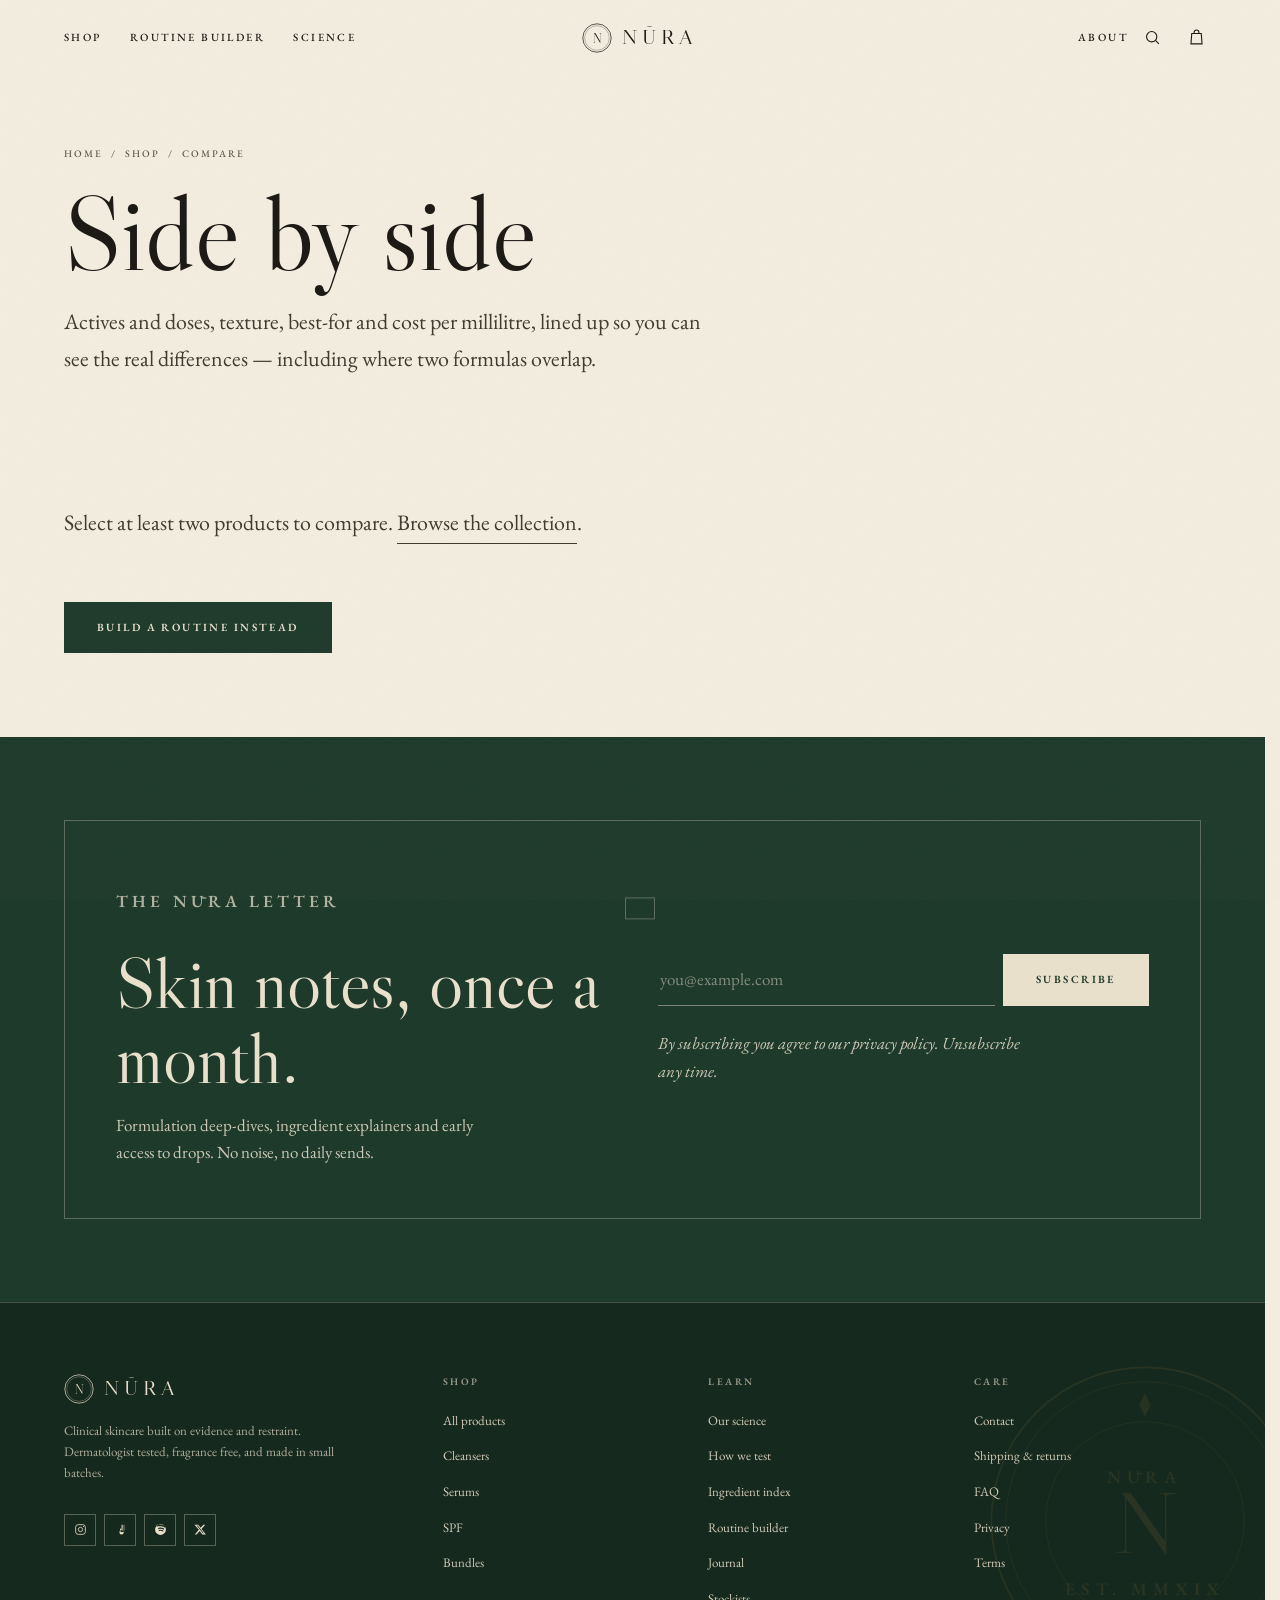
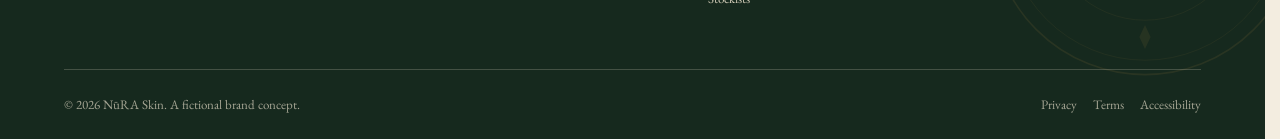
<file: compare.html>
<!DOCTYPE html>
<html lang="en">
<head>
<meta charset="utf-8">
<meta name="viewport" content="width=device-width, initial-scale=1">
<title>Compare formulas — NŪRA Skin</title>
<meta name="description" content="Compare NŪRA formulas side by side: actives and doses, texture, best-for, price and cost per millilitre.">
<meta name="theme-color" content="#f3ede0">
<link rel="canonical" href="https://nura.example/compare.html">
<meta property="og:url" content="https://nura.example/compare.html">
<script type="application/ld+json">{"@context":"https://schema.org","@type":"Organization","name":"NŪRA Skin","url":"https://nura.example/","logo":"https://nura.example/assets/img/favicon.svg","description":"Fragrance-free clinical skincare with published active percentages."}</script>
<link rel="icon" href="assets/img/favicon.svg" type="image/svg+xml">
<link rel="stylesheet" href="assets/css/main.css">
<link rel="stylesheet" href="assets/css/components.css">
<script>document.documentElement.className += " js";</script>
</head>
<body>
<a class="skip" href="#main">Skip to content</a>

<main id="main">
  <section class="phead">
    <div class="wrap">
      <nav class="crumbs" aria-label="Breadcrumb"><a href="index.html">Home</a> <span>/</span> <a href="shop.html">Shop</a> <span>/</span> <span>Compare</span></nav>
      <h1 class="display">Side by side</h1>
      <p class="lede phead__d" data-rv>Actives and doses, texture, best-for and cost per millilitre, lined up so you can see the real differences — including where two formulas overlap.</p>
    </div>
  </section>

  <section class="section-sm">
    <div class="wrap">
      <div id="cmp-table" data-rv></div>
      <div class="mt-m" data-rv>
        <a class="btn" href="routine.html">Build a routine instead</a>
      </div>
    </div>
  </section>

  <div class="news-mount"></div>
</main>

<script src="assets/js/data.js"></script>
<script src="assets/js/app.js"></script>
<script src="assets/js/compare.js"></script>
</body>
</html>
</file>
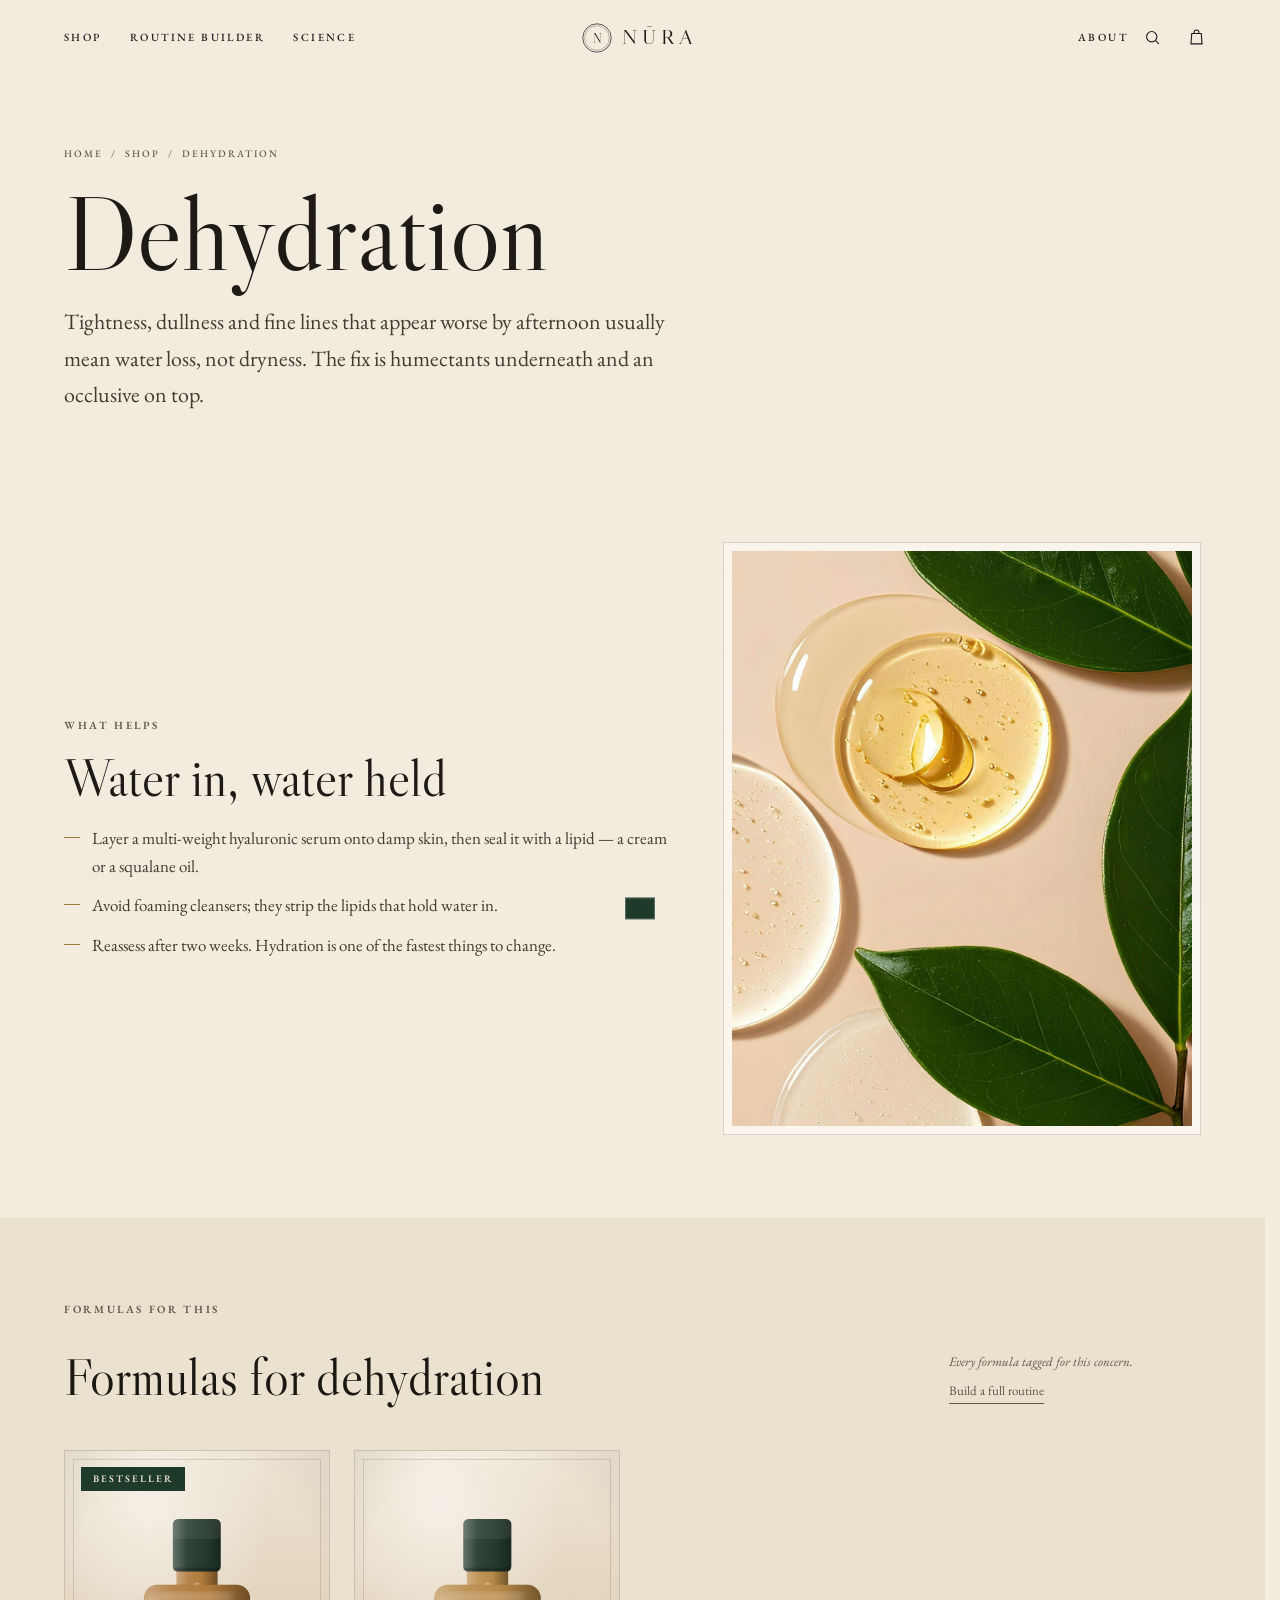
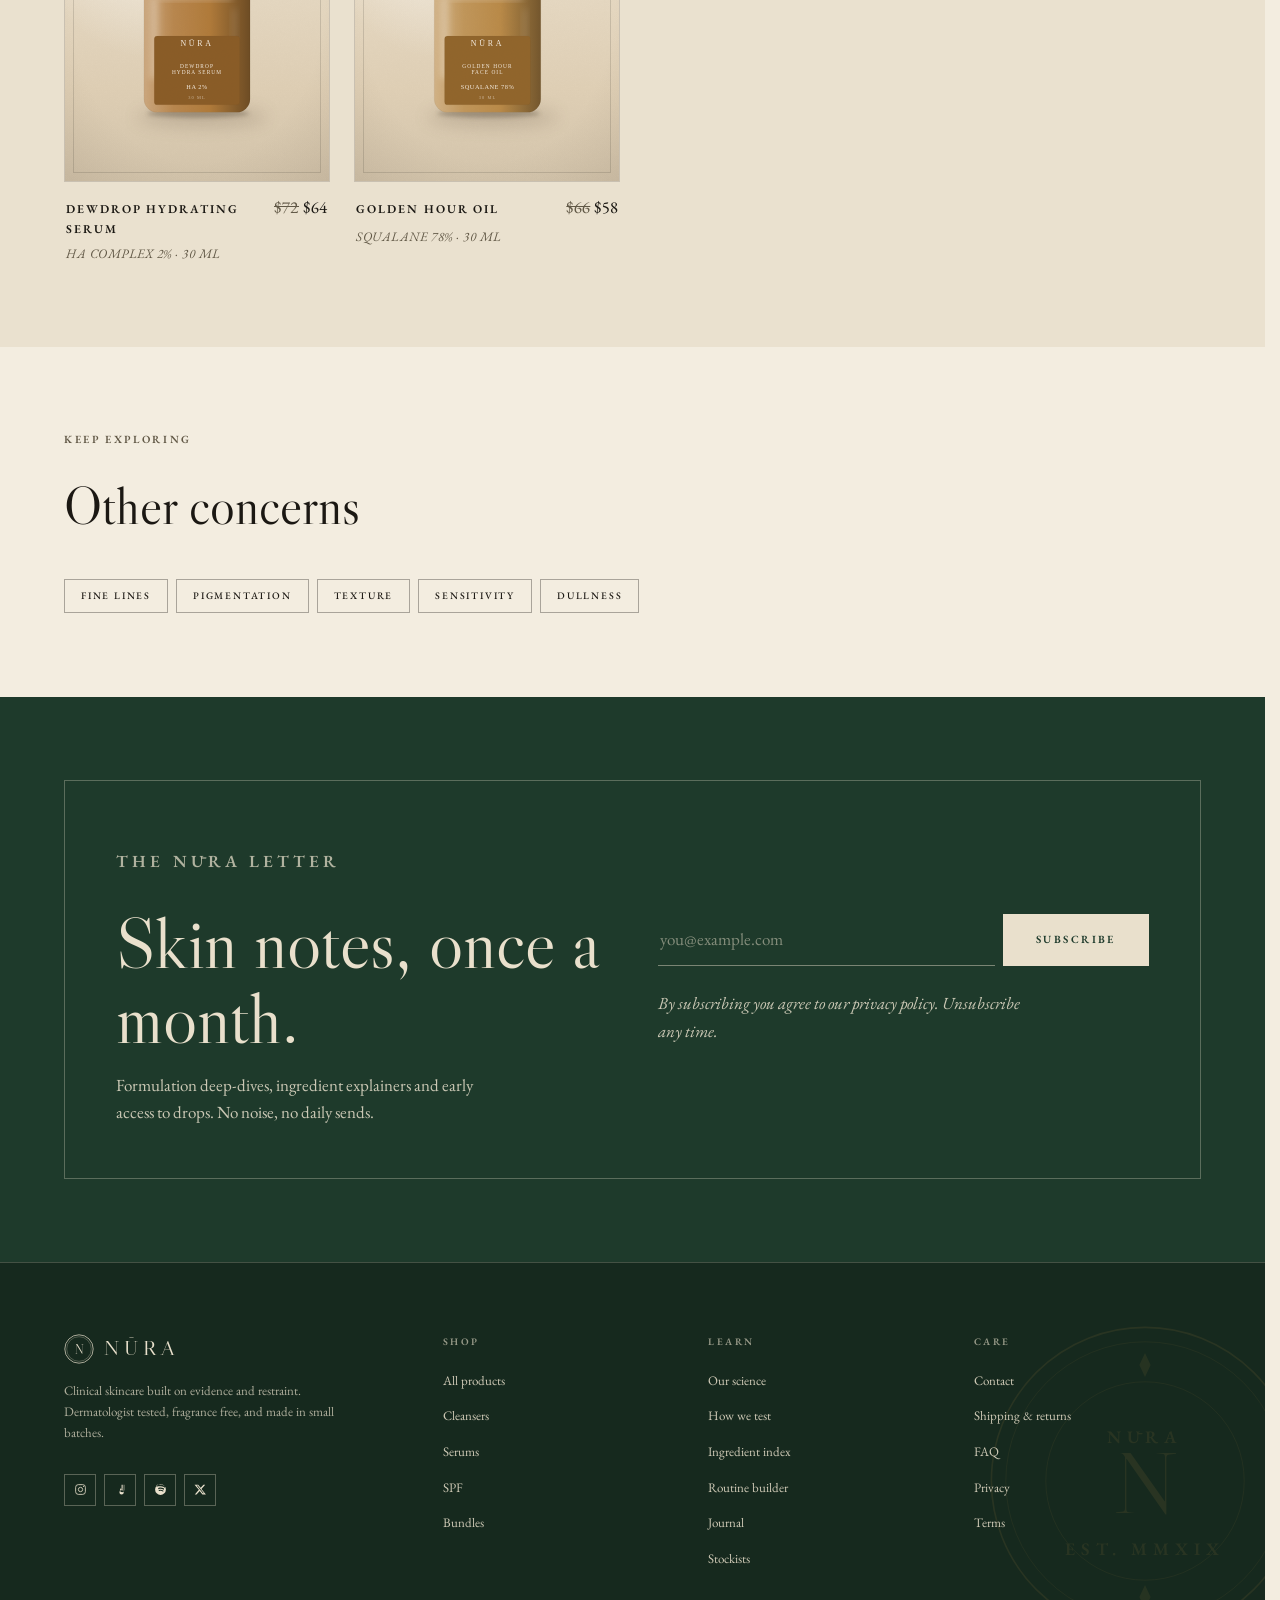
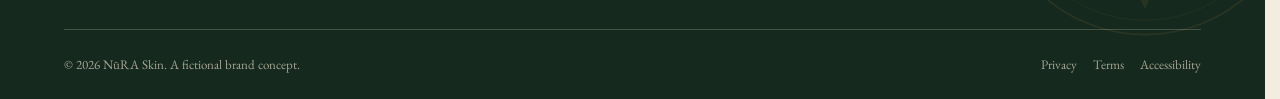
<file: concern.html>
<!DOCTYPE html>
<html lang="en">
<head>
<meta charset="utf-8">
<meta name="viewport" content="width=device-width, initial-scale=1">
<title>Shop by concern — NŪRA Skin</title>
<meta name="description" content="Every NŪRA formula tagged by the skin concern it targets, with a short guide to what actually helps.">
<meta name="theme-color" content="#f3ede0">
<link rel="canonical" href="https://nura.example/concern.html">
<meta property="og:url" content="https://nura.example/concern.html">
<script type="application/ld+json">{"@context":"https://schema.org","@type":"Organization","name":"NŪRA Skin","url":"https://nura.example/","logo":"https://nura.example/assets/img/favicon.svg","description":"Fragrance-free clinical skincare with published active percentages."}</script>
<link rel="icon" href="assets/img/favicon.svg" type="image/svg+xml">
<link rel="stylesheet" href="assets/css/main.css">
<link rel="stylesheet" href="assets/css/components.css">
<script>document.documentElement.className += " js";</script>
</head>
<body>
<a class="skip" href="#main">Skip to content</a>

<main id="main">
  <section class="phead">
    <div class="wrap">
      <nav class="crumbs" aria-label="Breadcrumb"><a href="index.html">Home</a> <span>/</span> <a href="shop.html">Shop</a> <span>/</span> <span id="crumb-here">Concern</span></nav>
      <h1 class="display" id="page-title">Shop by concern</h1>
      <p class="lede phead__d" id="page-lede" data-rv></p>
    </div>
  </section>

  <section class="section-sm">
    <div class="wrap">
      <div class="split split--wide-media">
        <div class="split__body">
          <p class="eyebrow" data-rv>What helps</p>
          <h2 class="display sec-head__t" data-rv style="--d:.06s" id="guide-title">The short version</h2>
          <div id="guide-body" class="guide" data-rv style="--d:.12s"></div>
        </div>
        <div class="split__media" data-rv="mask"><img id="guide-img" src="assets/img/texture-cream.jpg" alt="" loading="lazy" width="1200" height="1500"></div>
      </div>
    </div>
  </section>

  <section class="section-sm bg-cream">
    <div class="wrap">
      <div class="sec-head">
        <div>
          <p class="eyebrow" data-rv>Formulas for this</p>
          <h2 class="display sec-head__t mt-s" data-rv style="--d:.06s" id="grid-title">Products</h2>
        </div>
        <p class="sec-head__d" data-rv style="--d:.12s">Every formula tagged for this concern. <a class="link-u" href="routine.html">Build a full routine</a></p>
      </div>
      <div class="grid-products grid-4" id="grid" data-stagger="0.06"></div>
    </div>
  </section>

  <section class="section-sm">
    <div class="wrap">
      <div class="sec-head">
        <div>
          <p class="eyebrow" data-rv>Keep exploring</p>
          <h2 class="display sec-head__t mt-s" data-rv style="--d:.06s">Other concerns</h2>
        </div>
      </div>
      <div class="chips" id="other-concerns" data-rv="fade"></div>
    </div>
  </section>

  <div class="news-mount"></div>
</main>

<script src="assets/js/data.js"></script>
<script src="assets/js/app.js"></script>
<script src="assets/js/compare.js"></script>
<script src="assets/js/concern.js"></script>
</body>
</html>
</file>
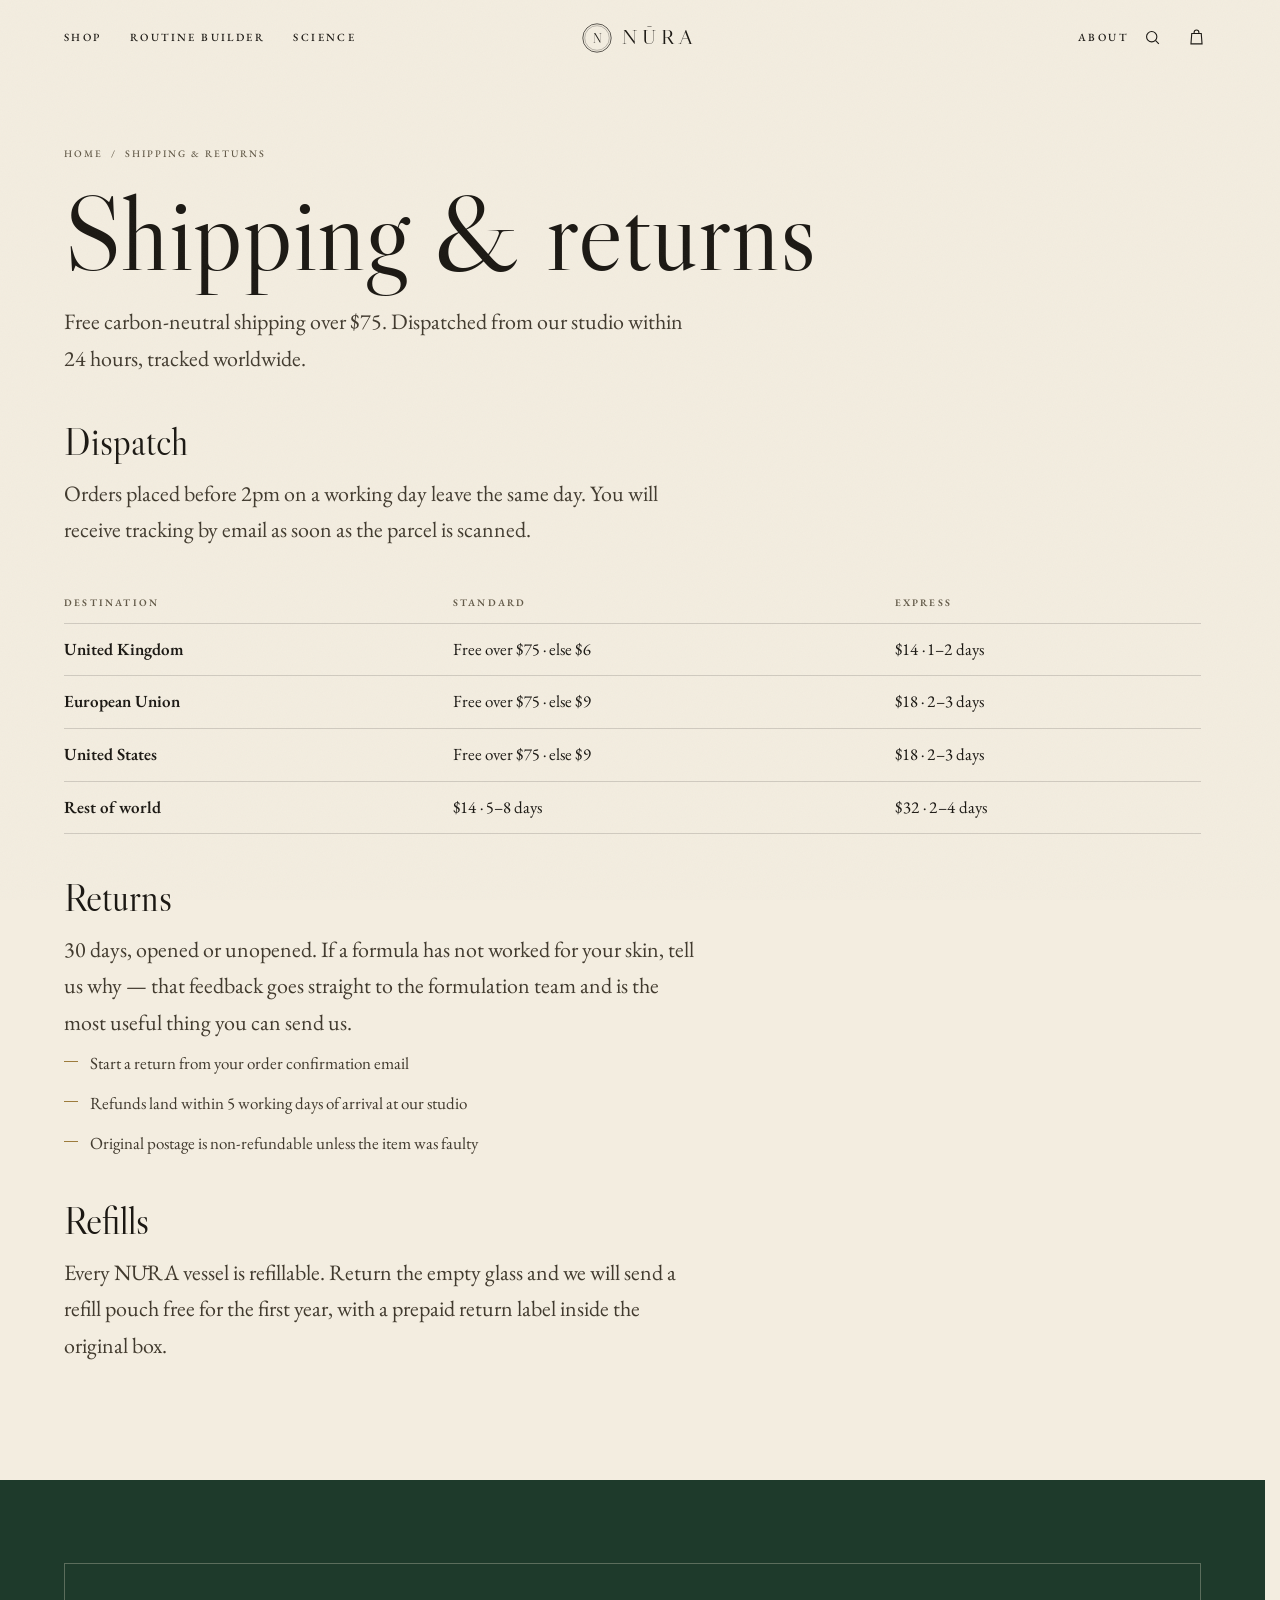
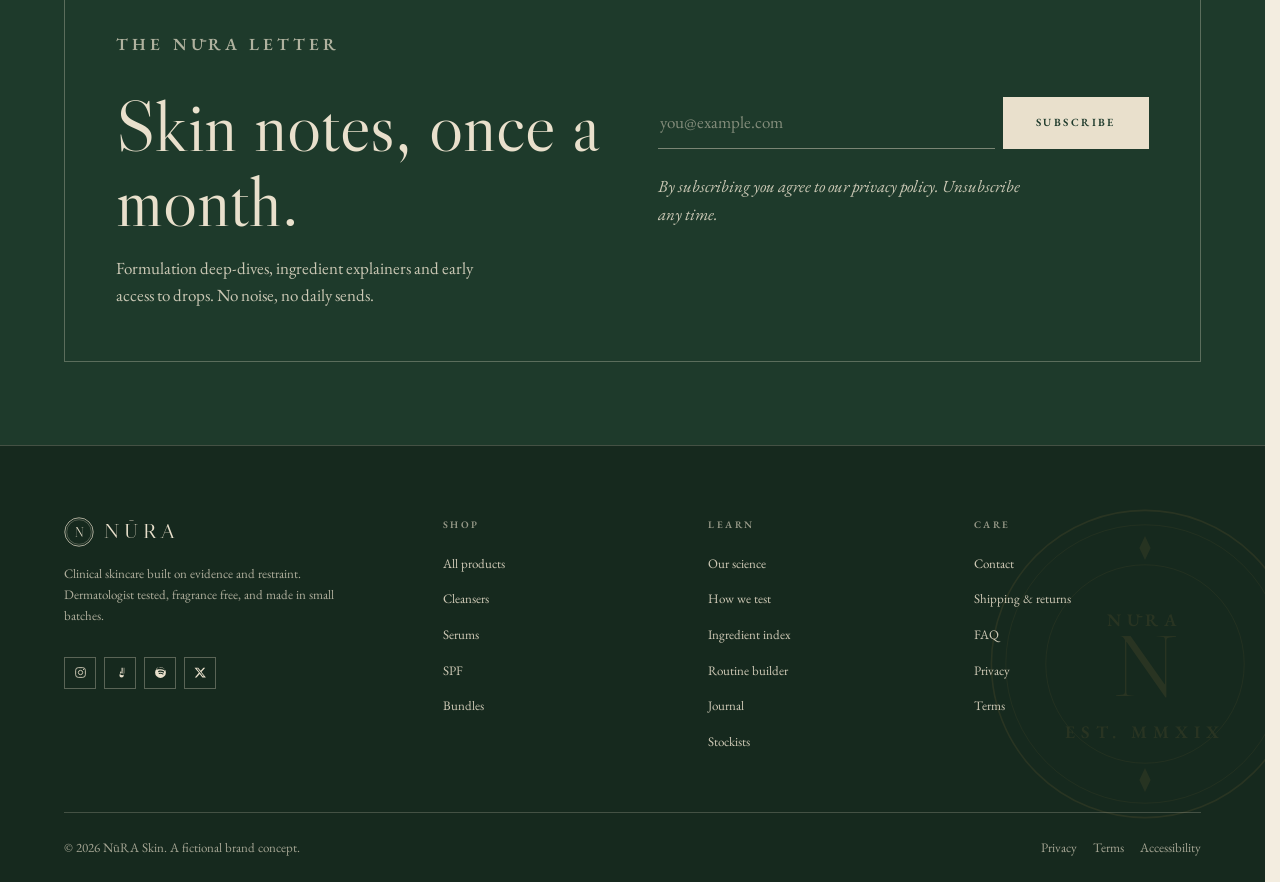
<file: info.html>
<!DOCTYPE html>
<html lang="en">
<head>
<meta charset="utf-8">
<meta name="viewport" content="width=device-width, initial-scale=1">
<title>Information — NŪRA Skin</title>
<meta name="description" content="Shipping, returns, FAQ, privacy and terms for NŪRA Skin.">
<meta name="theme-color" content="#f3ede0">
<link rel="canonical" href="https://nura.example/info.html">
<meta property="og:url" content="https://nura.example/info.html">
<script type="application/ld+json">{"@context":"https://schema.org","@type":"Organization","name":"NURA Skin","url":"https://nura.example/","logo":"https://nura.example/assets/img/favicon.svg","description":"Fragrance-free clinical skincare with published active percentages."}</script>
<link rel="icon" href="assets/img/favicon.svg" type="image/svg+xml">
<link rel="stylesheet" href="assets/css/main.css">
<link rel="stylesheet" href="assets/css/components.css">
<script>document.documentElement.className += " js";</script>
</head>
<body>
<a class="skip" href="#main">Skip to content</a>

<main id="main">
  <section class="phead">
    <div class="wrap">
      <nav class="crumbs" aria-label="Breadcrumb"><a href="index.html">Home</a> <span>/</span> <span id="crumb-here">Information</span></nav>
      <h1 class="display" id="page-title">Information</h1>
      <p class="lede phead__d" id="page-lede"></p>
    </div>
  </section>

  <section style="padding-bottom:clamp(60px,9vw,130px)">
    <div class="wrap">
      <div id="body"></div>
    </div>
  </section>

  <div class="news-mount"></div>
</main>

<script src="assets/js/data.js"></script>
<script src="assets/js/app.js"></script>
<script src="assets/js/info.js"></script>
</body>
</html>
</file>
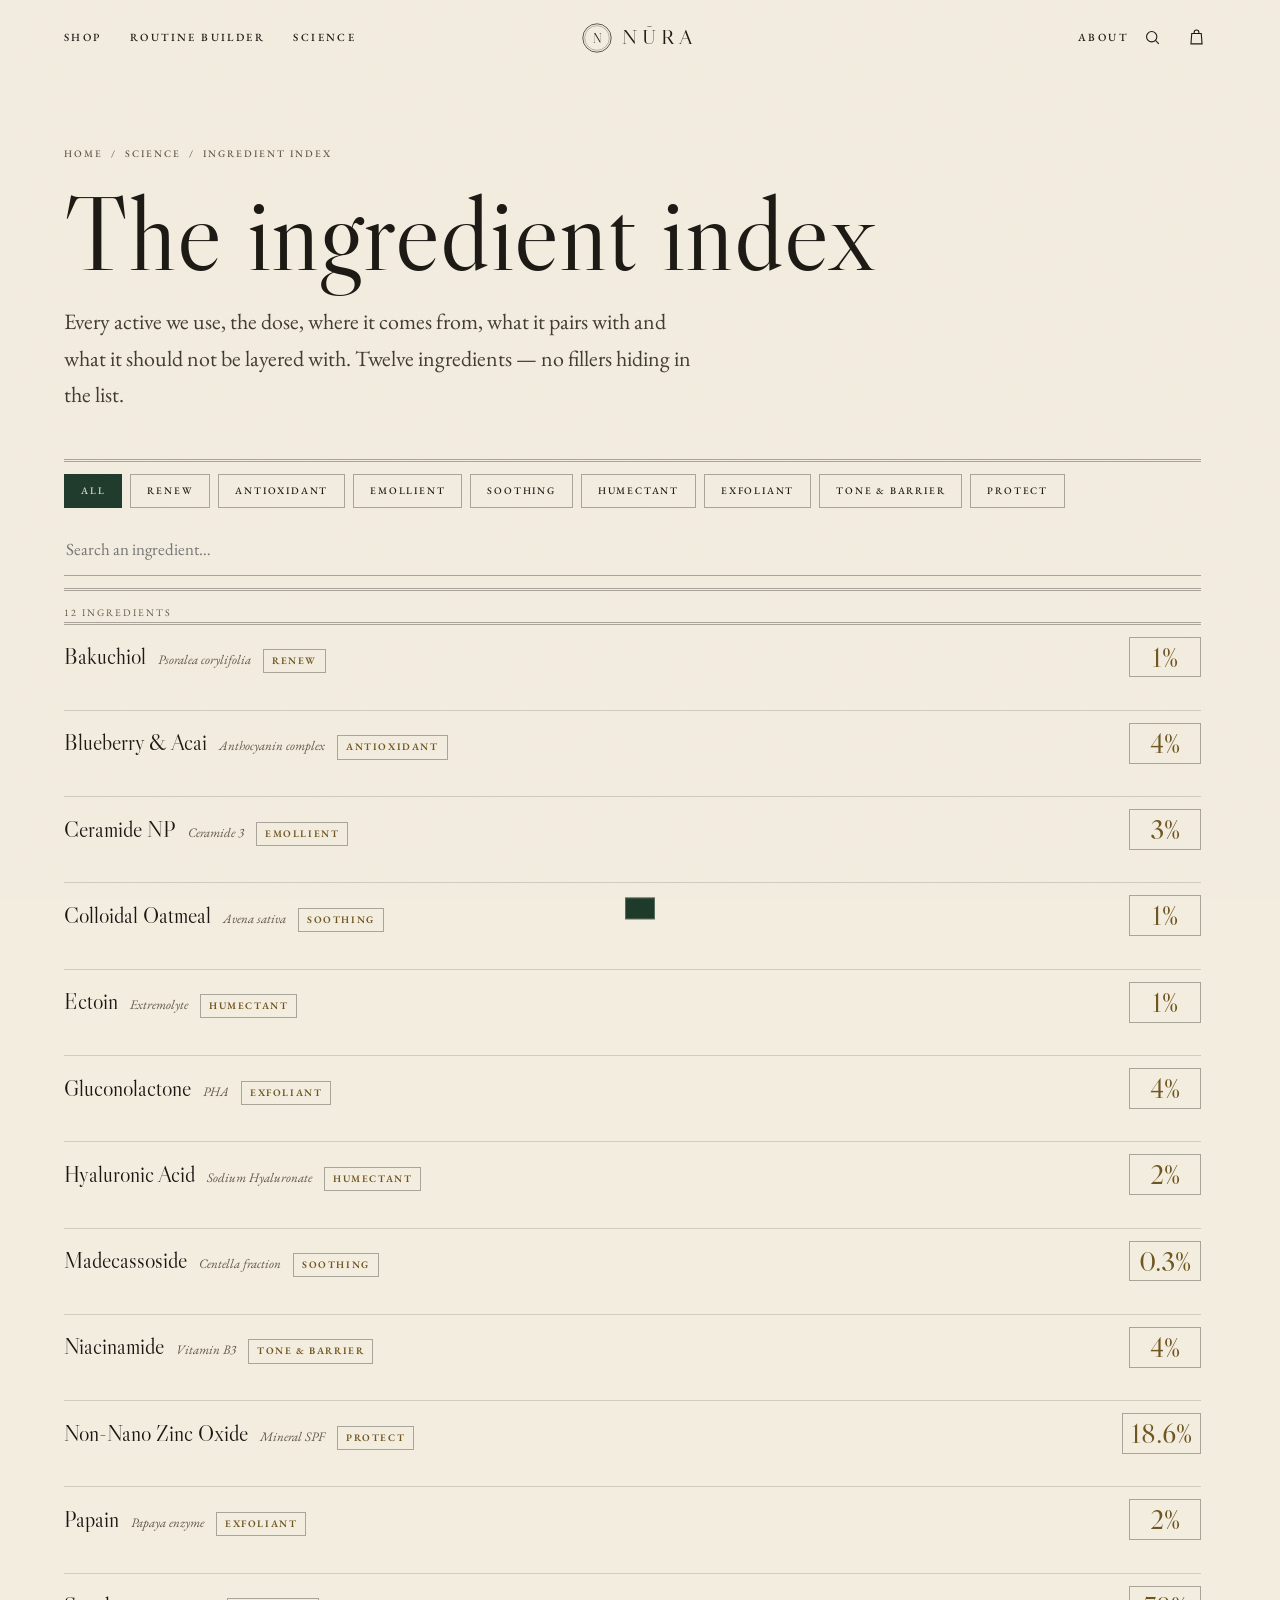
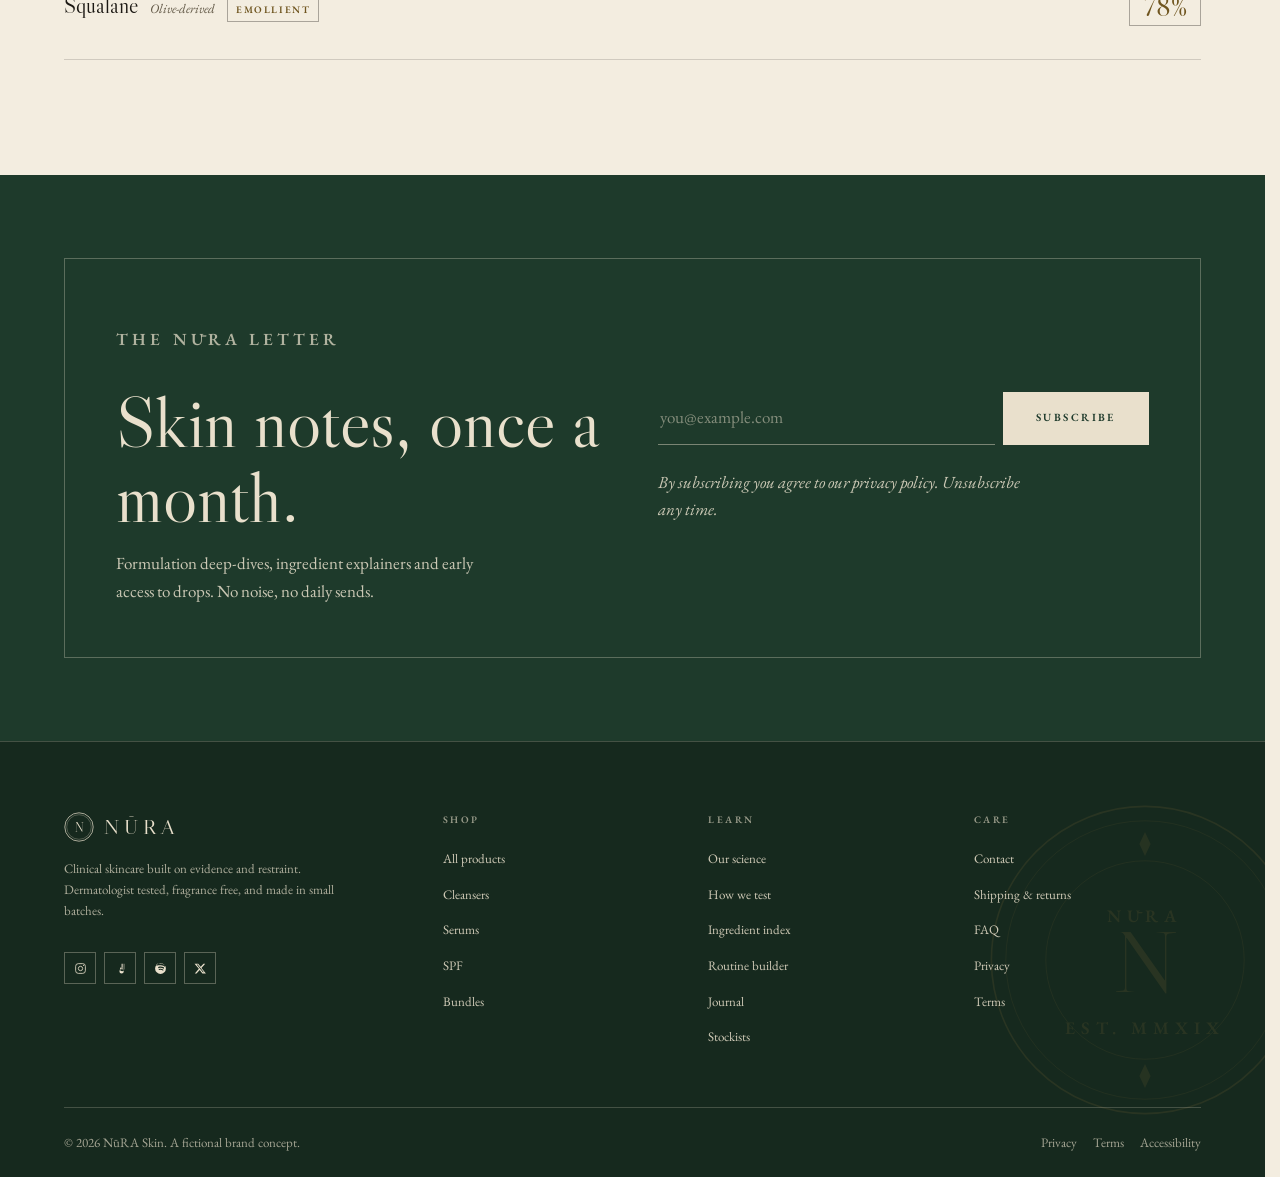
<file: ingredients.html>
<!DOCTYPE html>
<html lang="en">
<head>
<meta charset="utf-8">
<meta name="viewport" content="width=device-width, initial-scale=1">
<title>Ingredient index — NŪRA Skin</title>
<meta name="description" content="Every active NŪRA uses, its dose, its source, what it pairs with and what it should not be layered with.">
<meta name="theme-color" content="#f3ede0">
<link rel="canonical" href="https://nura.example/ingredients.html">
<meta property="og:url" content="https://nura.example/ingredients.html">
<script type="application/ld+json">{"@context":"https://schema.org","@type":"Organization","name":"NŪRA Skin","url":"https://nura.example/","logo":"https://nura.example/assets/img/favicon.svg","description":"Fragrance-free clinical skincare with published active percentages."}</script>
<link rel="icon" href="assets/img/favicon.svg" type="image/svg+xml">
<link rel="stylesheet" href="assets/css/main.css">
<link rel="stylesheet" href="assets/css/components.css">
<script>document.documentElement.className += " js";</script>
</head>
<body>
<a class="skip" href="#main">Skip to content</a>

<main id="main">
  <section class="phead">
    <div class="wrap">
      <nav class="crumbs" aria-label="Breadcrumb"><a href="index.html">Home</a> <span>/</span> <a href="about.html">Science</a> <span>/</span> <span>Ingredient index</span></nav>
      <h1 class="display">The ingredient index</h1>
      <p class="lede phead__d" data-rv>Every active we use, the dose, where it comes from, what it pairs with and what it should not be layered with. Twelve ingredients — no fillers hiding in the list.</p>
    </div>
  </section>

  <section style="padding-bottom:clamp(60px,9vw,130px)">
    <div class="wrap">
      <div class="atlas-tools" data-rv="fade">
        <div class="chips" role="group" aria-label="Filter by function" id="atlas-type"></div>
        <label class="sr-only" for="atlas-q">Search ingredients</label>
        <input id="atlas-q" class="search-input atlas-q" type="search" autocomplete="off" placeholder="Search an ingredient…">
      </div>
      <p class="atlas-count" id="atlas-count" aria-live="polite" role="status"></p>
      <div class="glossary" id="atlas"></div>
    </div>
  </section>

  <div class="news-mount"></div>
</main>

<script src="assets/js/data.js"></script>
<script src="assets/js/app.js"></script>
<script src="assets/js/compare.js"></script>
<script src="assets/js/ingredients.js"></script>
</body>
</html>
</file>
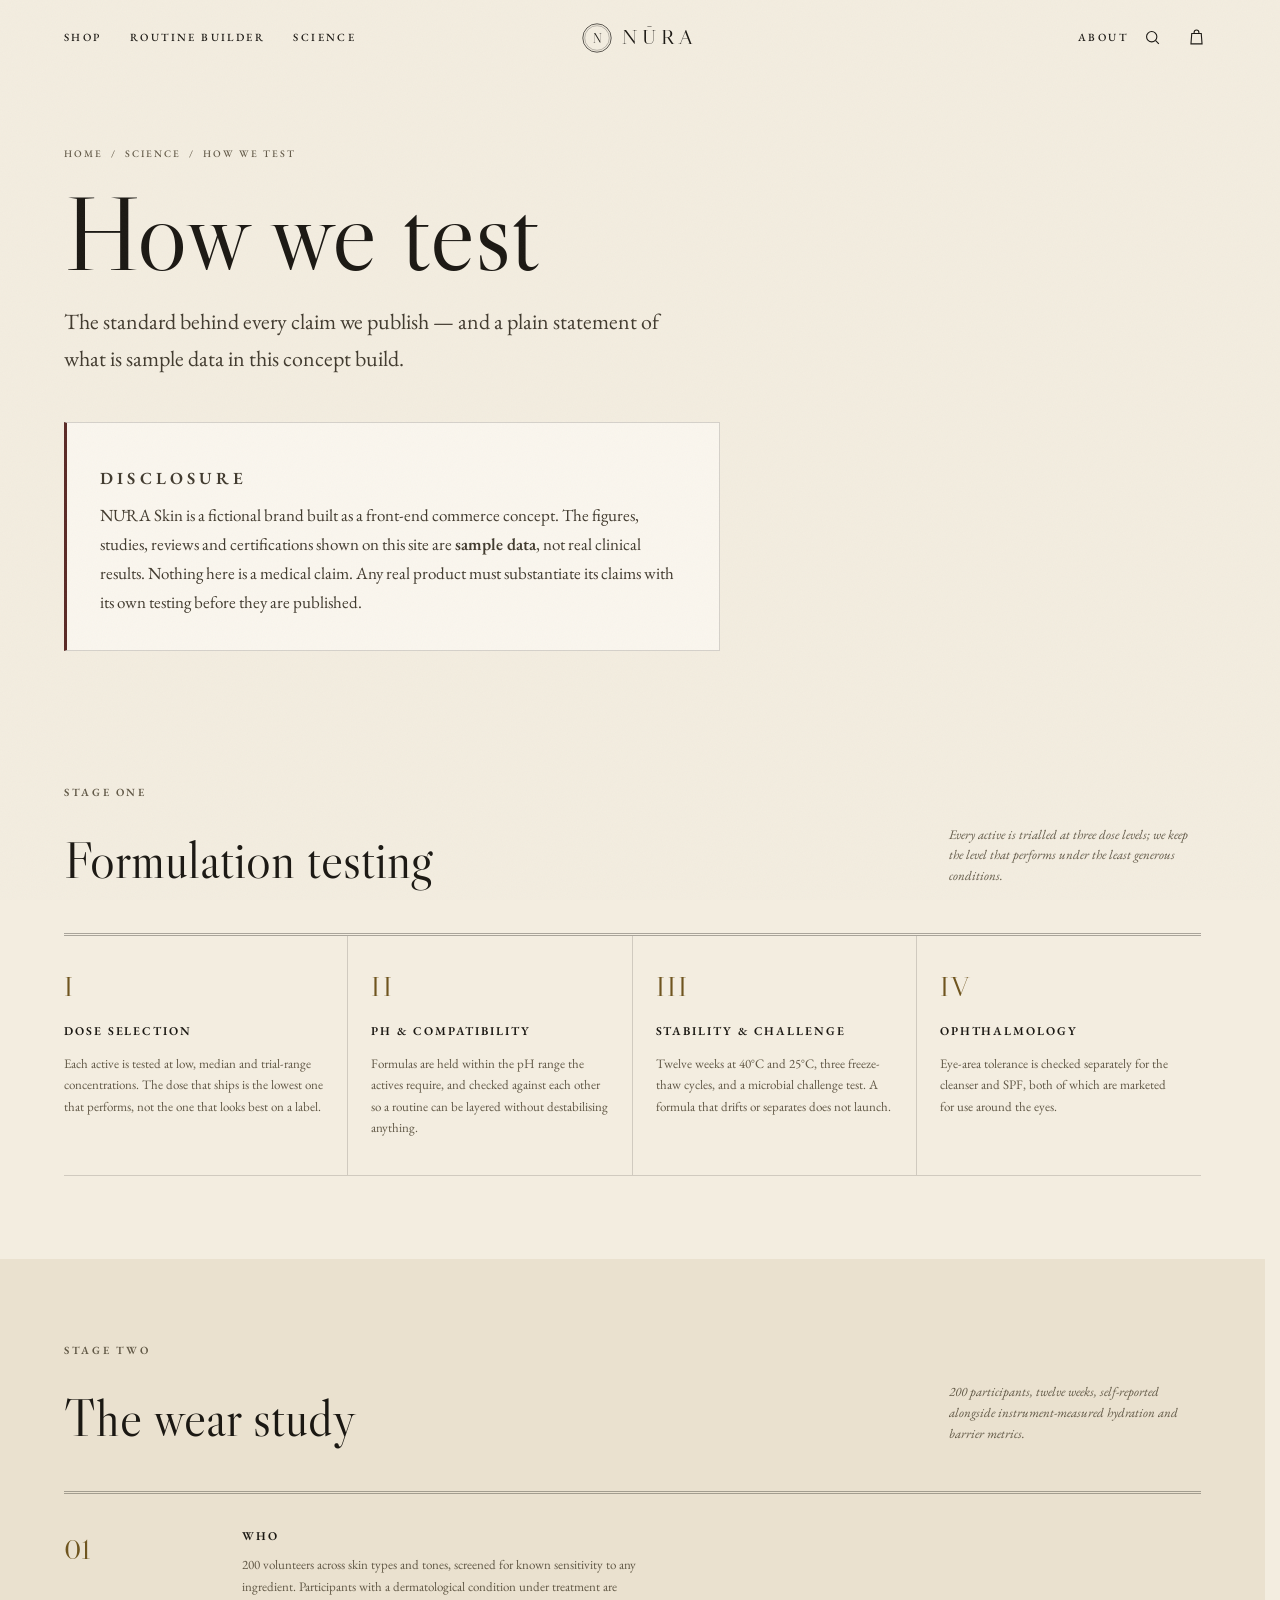
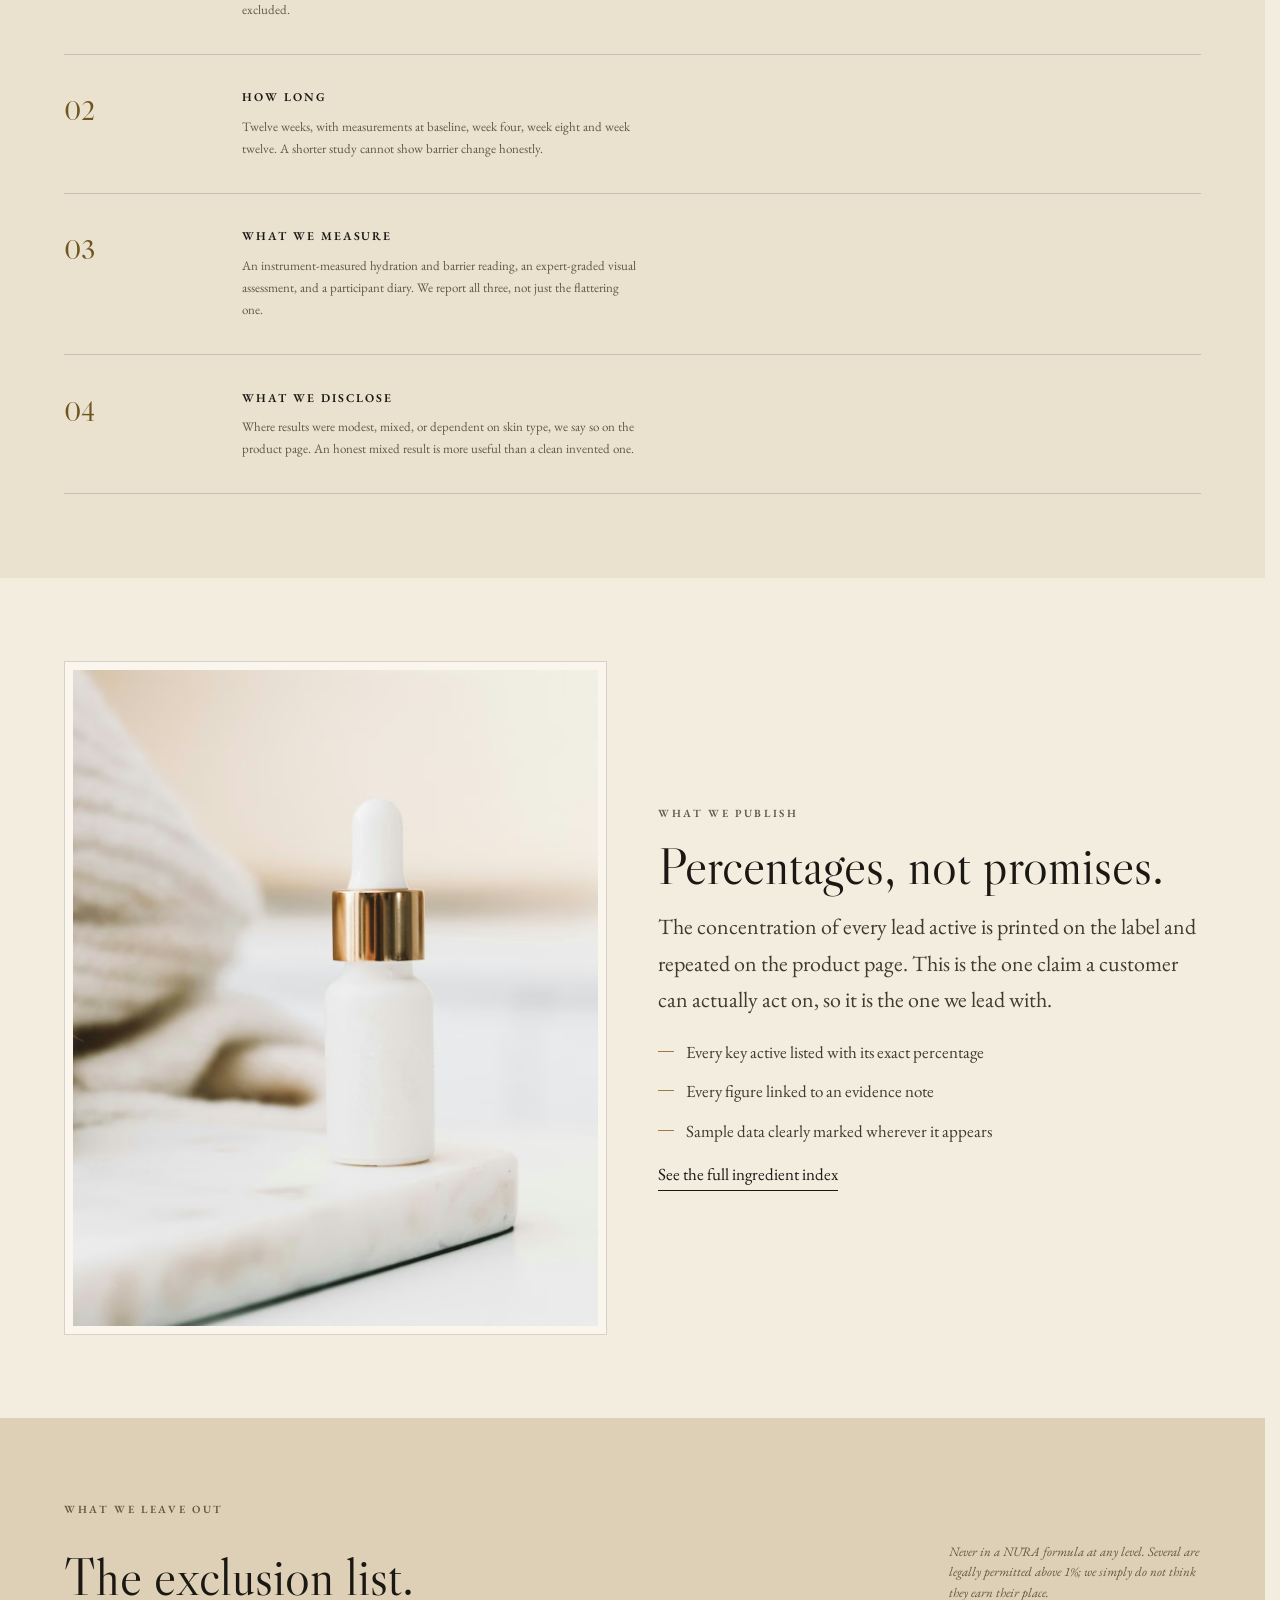
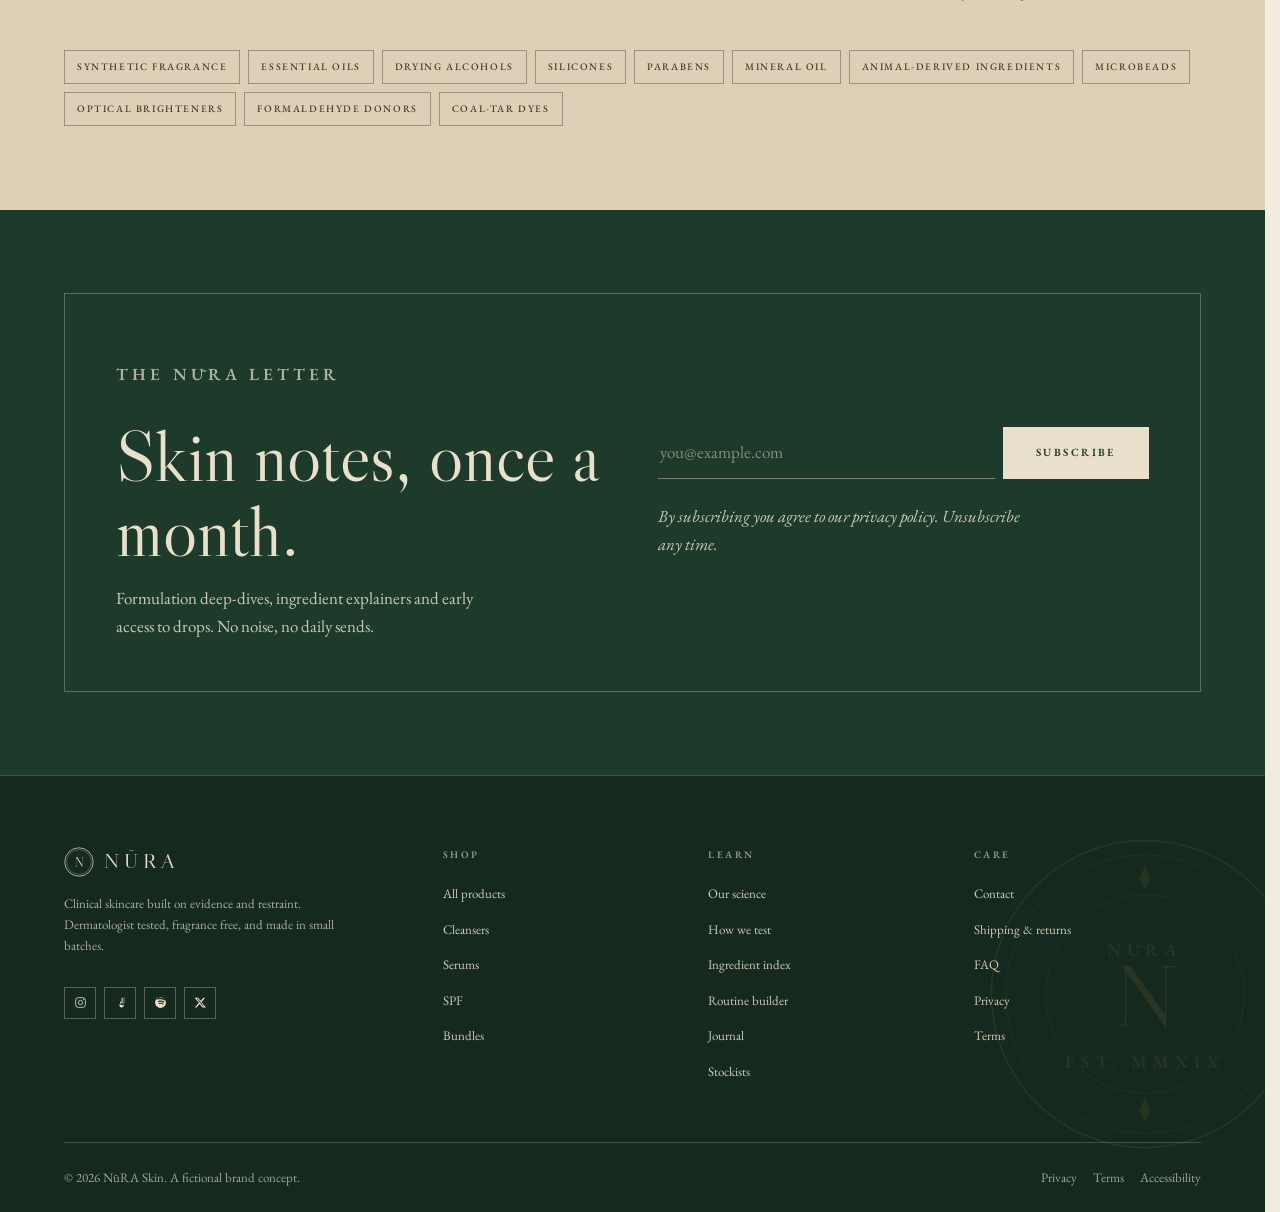
<file: methodology.html>
<!DOCTYPE html>
<html lang="en">
<head>
<meta charset="utf-8">
<meta name="viewport" content="width=device-width, initial-scale=1">
<title>How we test — NŪRA Skin</title>
<meta name="description" content="Our formulation testing, stability protocol and 12-week wear study — including what is sample data in this concept build.">
<meta name="theme-color" content="#f3ede0">
<link rel="canonical" href="https://nura.example/methodology.html">
<meta property="og:url" content="https://nura.example/methodology.html">
<script type="application/ld+json">{"@context":"https://schema.org","@type":"Organization","name":"NŪRA Skin","url":"https://nura.example/","logo":"https://nura.example/assets/img/favicon.svg","description":"Fragrance-free clinical skincare with published active percentages."}</script>
<link rel="icon" href="assets/img/favicon.svg" type="image/svg+xml">
<link rel="stylesheet" href="assets/css/main.css">
<link rel="stylesheet" href="assets/css/components.css">
<script>document.documentElement.className += " js";</script>
</head>
<body>
<a class="skip" href="#main">Skip to content</a>

<main id="main">
  <section class="phead">
    <div class="wrap">
      <nav class="crumbs" aria-label="Breadcrumb"><a href="index.html">Home</a> <span>/</span> <a href="about.html">Science</a> <span>/</span> <span>How we test</span></nav>
      <h1 class="display">How we test</h1>
      <p class="lede phead__d" data-rv>The standard behind every claim we publish — and a plain statement of what is sample data in this concept build.</p>
    </div>
  </section>

  <section style="padding-bottom:clamp(30px,4vw,50px)">
    <div class="wrap">
      <div class="method-note" data-rv>
        <p class="eyebrow">Disclosure</p>
        <p>NŪRA Skin is a fictional brand built as a front-end commerce concept. The figures, studies, reviews and certifications shown on this site are <b>sample data</b>, not real clinical results. Nothing here is a medical claim. Any real product must substantiate its claims with its own testing before they are published.</p>
      </div>
    </div>
  </section>

  <section class="section-sm">
    <div class="wrap">
      <div class="sec-head">
        <div>
          <p class="eyebrow" data-rv>Stage one</p>
          <h2 class="display sec-head__t mt-s" data-rv style="--d:.06s">Formulation testing</h2>
        </div>
        <p class="sec-head__d" data-rv style="--d:.12s">Every active is trialled at three dose levels; we keep the level that performs under the least generous conditions.</p>
      </div>
      <div class="benefits" data-stagger="0.06">
        <div class="benefit"><h3>Dose selection</h3><p>Each active is tested at low, median and trial-range concentrations. The dose that ships is the lowest one that performs, not the one that looks best on a label.</p></div>
        <div class="benefit"><h3>pH &amp; compatibility</h3><p>Formulas are held within the pH range the actives require, and checked against each other so a routine can be layered without destabilising anything.</p></div>
        <div class="benefit"><h3>Stability &amp; challenge</h3><p>Twelve weeks at 40&#176;C and 25&#176;C, three freeze-thaw cycles, and a microbial challenge test. A formula that drifts or separates does not launch.</p></div>
        <div class="benefit"><h3>Ophthalmology</h3><p>Eye-area tolerance is checked separately for the cleanser and SPF, both of which are marketed for use around the eyes.</p></div>
      </div>
    </div>
  </section>

  <section class="section-sm bg-cream">
    <div class="wrap">
      <div class="sec-head">
        <div>
          <p class="eyebrow" data-rv>Stage two</p>
          <h2 class="display sec-head__t mt-s" data-rv style="--d:.06s">The wear study</h2>
        </div>
        <p class="sec-head__d" data-rv style="--d:.12s">200 participants, twelve weeks, self-reported alongside instrument-measured hydration and barrier metrics.</p>
      </div>
      <div class="tl" data-stagger="0.06">
        <div class="tl__row"><span class="tl__y">01</span><div><h3>Who</h3><p>200 volunteers across skin types and tones, screened for known sensitivity to any ingredient. Participants with a dermatological condition under treatment are excluded.</p></div></div>
        <div class="tl__row"><span class="tl__y">02</span><div><h3>How long</h3><p>Twelve weeks, with measurements at baseline, week four, week eight and week twelve. A shorter study cannot show barrier change honestly.</p></div></div>
        <div class="tl__row"><span class="tl__y">03</span><div><h3>What we measure</h3><p>An instrument-measured hydration and barrier reading, an expert-graded visual assessment, and a participant diary. We report all three, not just the flattering one.</p></div></div>
        <div class="tl__row"><span class="tl__y">04</span><div><h3>What we disclose</h3><p>Where results were modest, mixed, or dependent on skin type, we say so on the product page. An honest mixed result is more useful than a clean invented one.</p></div></div>
      </div>
    </div>
  </section>

  <section class="section-sm">
    <div class="wrap">
      <div class="split split--rev">
        <div class="split__body">
          <p class="eyebrow" data-rv>What we publish</p>
          <h2 class="display sec-head__t" data-rv style="--d:.06s">Percentages, not promises.</h2>
          <p class="lede" data-rv style="--d:.12s">The concentration of every lead active is printed on the label and repeated on the product page. This is the one claim a customer can actually act on, so it is the one we lead with.</p>
          <ul class="split__list" data-rv style="--d:.18s">
            <li>Every key active listed with its exact percentage</li>
            <li>Every figure linked to an evidence note</li>
            <li>Sample data clearly marked wherever it appears</li>
          </ul>
          <p><a class="link-u" href="ingredients.html">See the full ingredient index</a></p>
        </div>
        <div class="split__media" data-rv="mask">
          <picture>
            <source type="image/avif" srcset="assets/img/still-bottle.avif">
            <source type="image/webp" srcset="assets/img/still-bottle.webp">
            <img src="assets/img/still-bottle.jpg" alt="A minimal white NURA bottle on a marble surface" loading="lazy" width="1200" height="1500">
          </picture>
        </div>
      </div>
    </div>
  </section>

  <section class="section-sm bg-sand">
    <div class="wrap">
      <div class="sec-head">
        <div>
          <p class="eyebrow" data-rv>What we leave out</p>
          <h2 class="display sec-head__t mt-s" data-rv style="--d:.06s">The exclusion list.</h2>
        </div>
        <p class="sec-head__d" data-rv style="--d:.12s">Never in a NŪRA formula at any level. Several are legally permitted above 1%; we simply do not think they earn their place.</p>
      </div>
      <div class="pill-list" data-rv>
        <span>Synthetic fragrance</span><span>Essential oils</span><span>Drying alcohols</span>
        <span>Silicones</span><span>Parabens</span><span>Mineral oil</span>
        <span>Animal-derived ingredients</span><span>Microbeads</span>
        <span>Optical brighteners</span><span>Formaldehyde donors</span><span>Coal-tar dyes</span>
      </div>
    </div>
  </section>

  <div class="news-mount"></div>
</main>

<script src="assets/js/data.js"></script>
<script src="assets/js/app.js"></script>
</body>
</html>
</file>
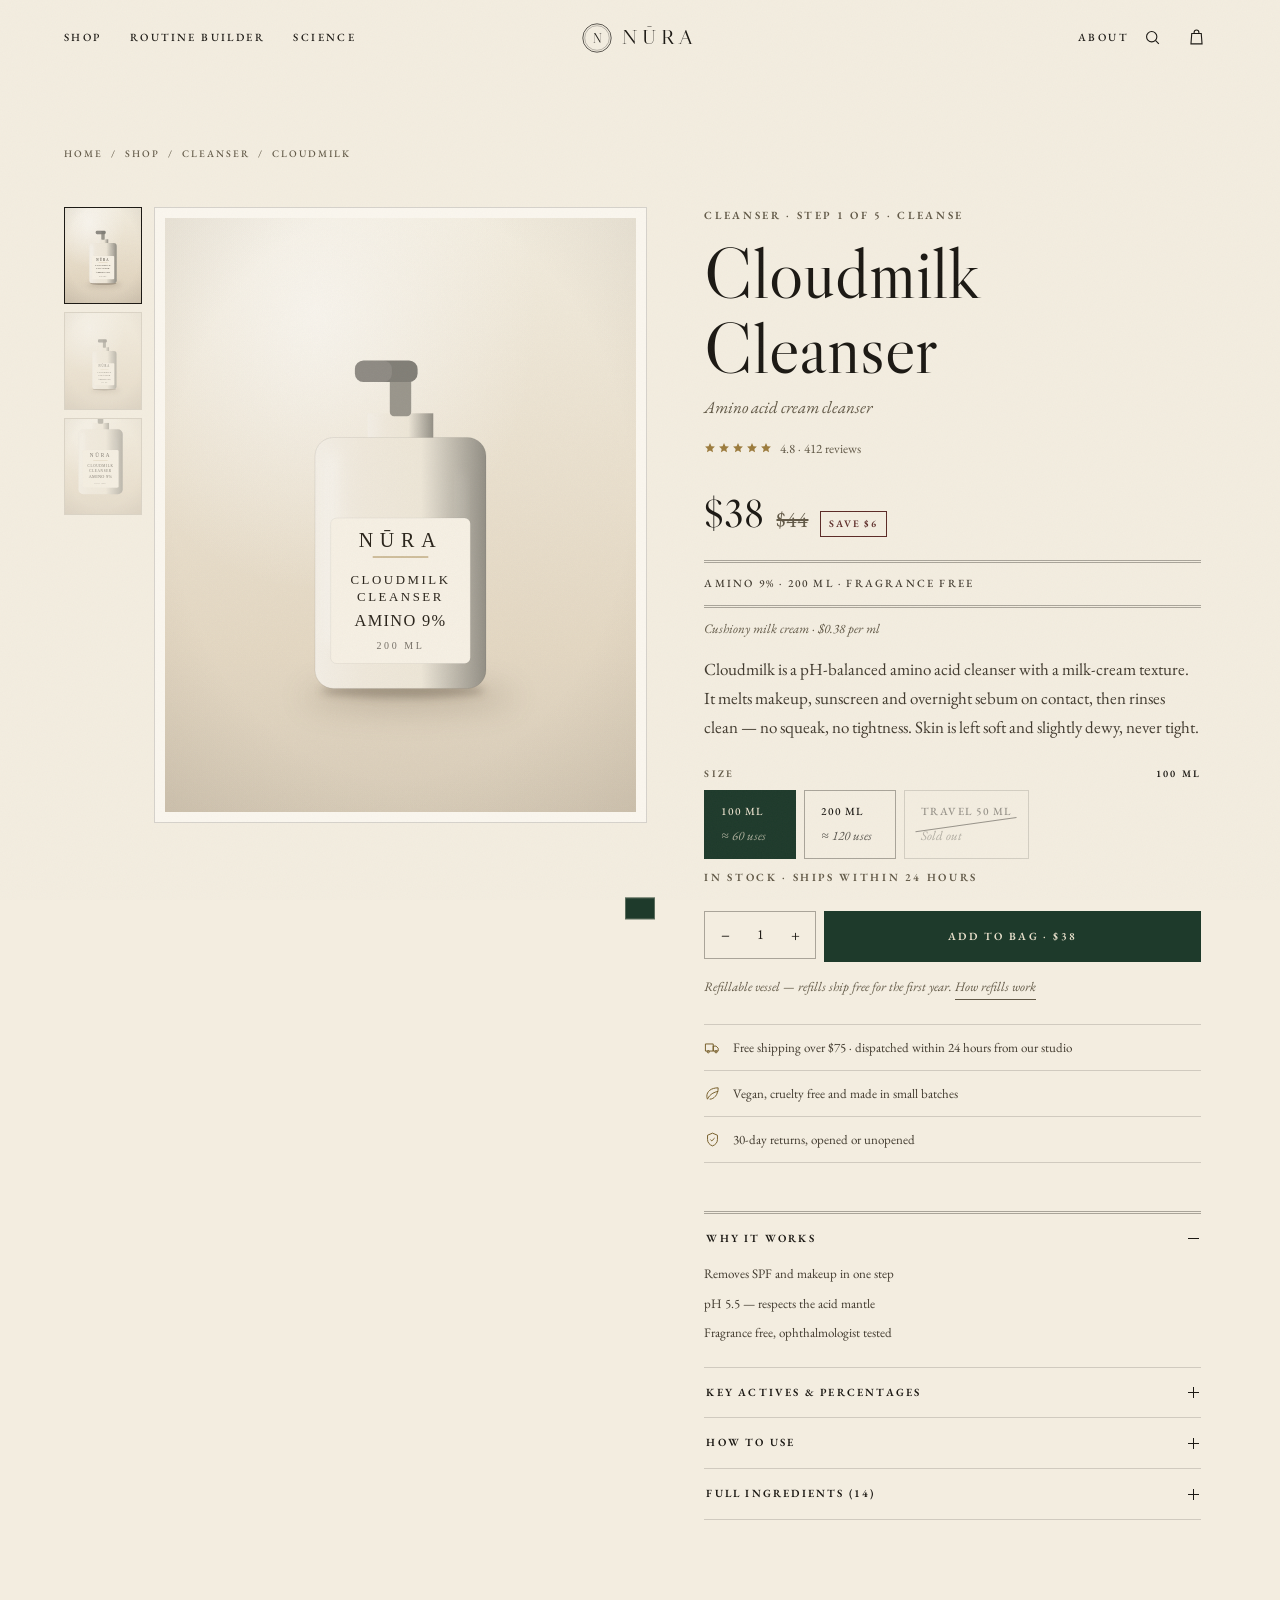
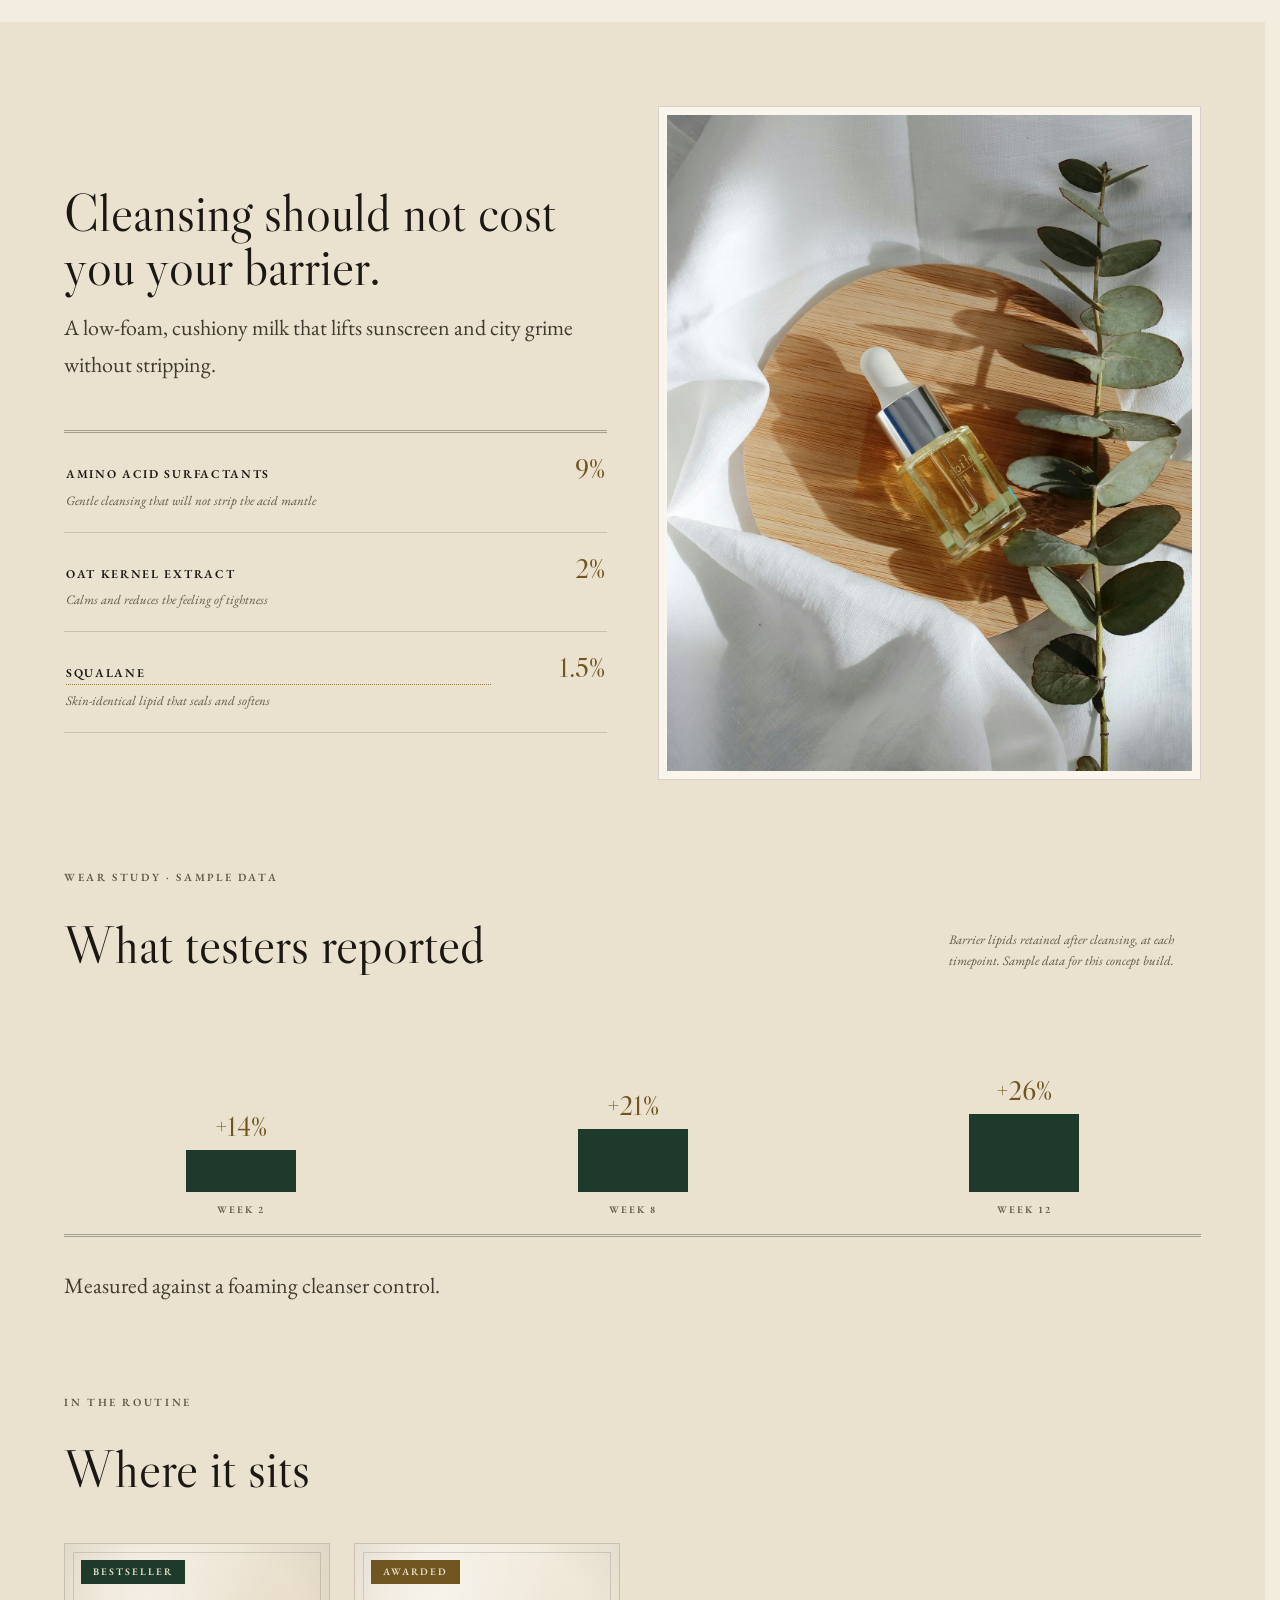
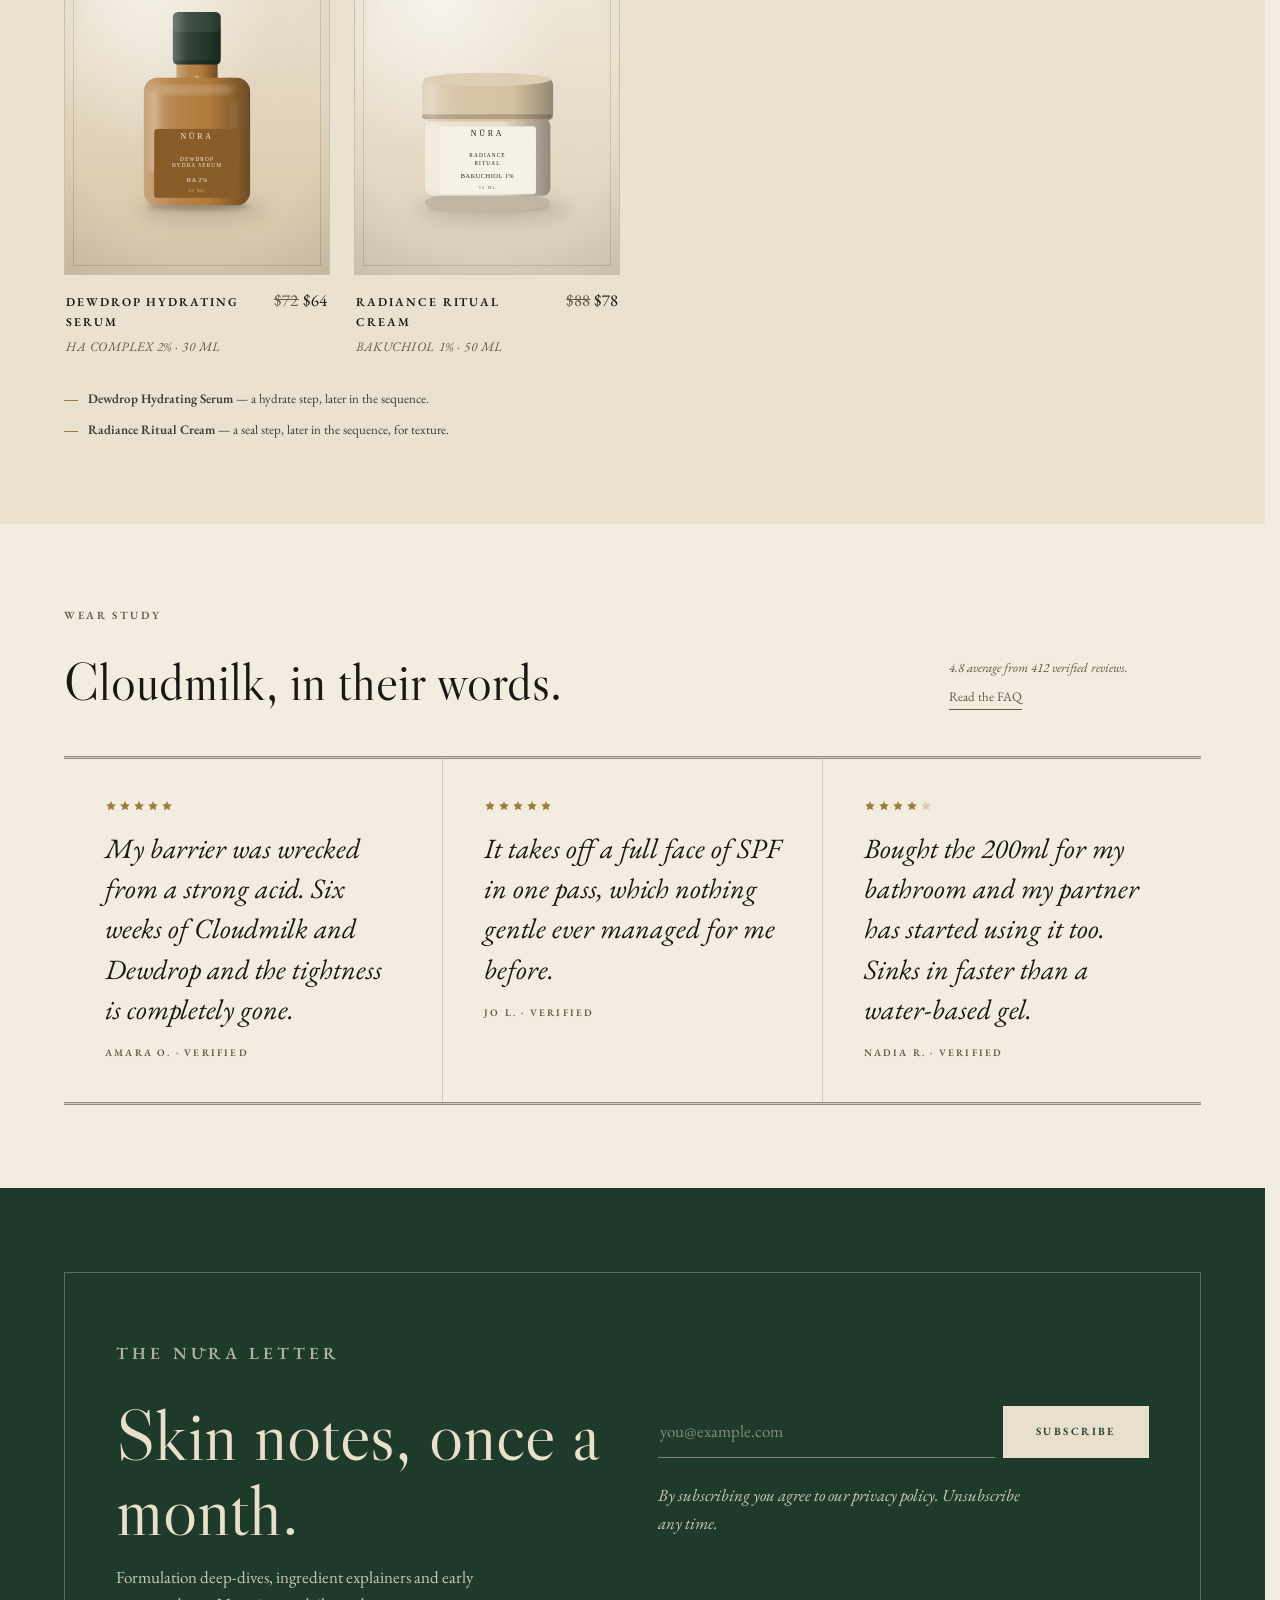
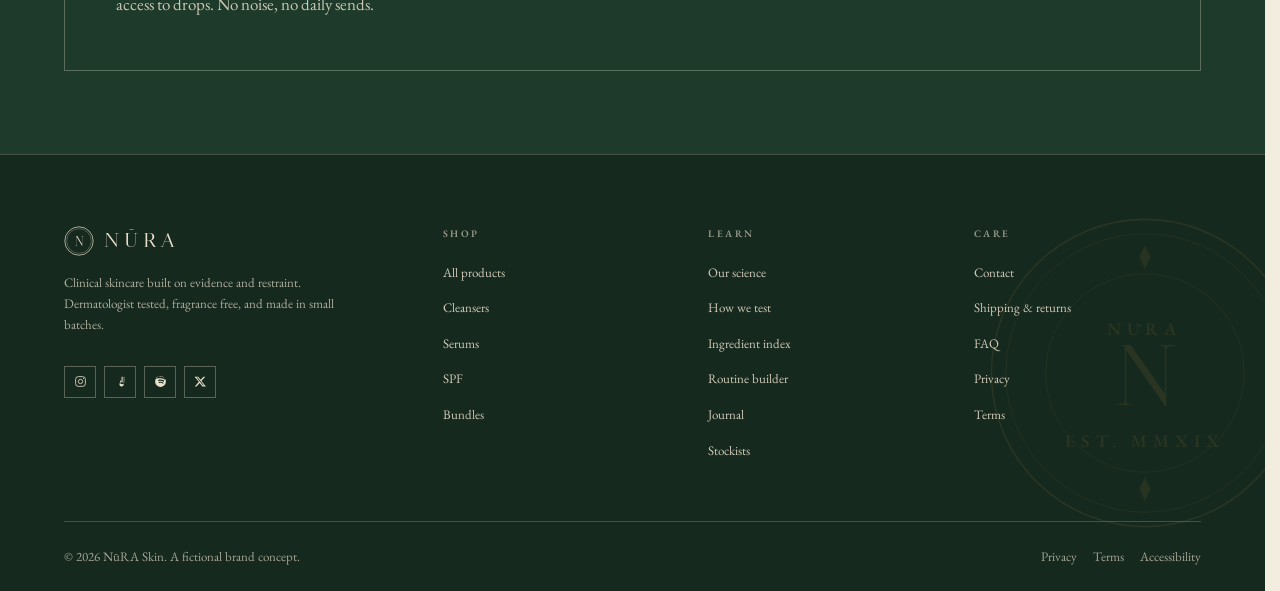
<file: product.html>
<!DOCTYPE html>
<html lang="en">
<head>
<meta charset="utf-8">
<meta name="viewport" content="width=device-width, initial-scale=1">
<title>Product — NŪRA Skin</title>
<meta name="description" content="Fragrance-free clinical skincare with published active percentages.">
<meta name="theme-color" content="#f3ede0">
<link rel="canonical" href="https://nura.example/product.html">
<meta property="og:url" content="https://nura.example/product.html">
<script type="application/ld+json">{"@context":"https://schema.org","@type":"Organization","name":"NURA Skin","url":"https://nura.example/","logo":"https://nura.example/assets/img/favicon.svg","description":"Fragrance-free clinical skincare with published active percentages."}</script>
<link rel="icon" href="assets/img/favicon.svg" type="image/svg+xml">
<link rel="stylesheet" href="assets/css/main.css">
<link rel="stylesheet" href="assets/css/components.css">
<script>document.documentElement.className += " js";</script>
</head>
<body>
<a class="skip" href="#main">Skip to content</a>

<main id="main">
  <section class="phead" style="padding-bottom:0">
    <div class="wrap">
      <nav class="crumbs" aria-label="Breadcrumb" data-crumb></nav>
    </div>
  </section>

  <section style="padding-block:clamp(24px,3.5vw,44px) clamp(60px,8vw,120px)">
    <div class="wrap">
      <div class="pdp" id="pdp"></div>
    </div>
  </section>

  <!-- ===================== INGREDIENT & BENEFIT PANELS ===================== -->
  <section class="section-sm bg-cream" id="detail"></section>

  <!-- ===================== REVIEWS ===================== -->
  <section class="section-sm" id="reviews">
    <div class="wrap">
      <div class="sec-head">
        <div>
          <p class="eyebrow" data-rv>Wear study</p>
          <h2 class="display sec-head__t mt-s" data-rv style="--d:.06s" id="rev-title">What testers reported.</h2>
        </div>
        <p class="sec-head__d" data-rv style="--d:.12s" id="rev-sub"></p>
      </div>
      <div class="quotes" id="rev-quotes" data-stagger="0.09"></div>
    </div>
  </section>

  <div class="news-mount"></div>
</main>

<div class="sticky-buy" id="sticky" role="region" aria-label="Add to bag">
  <div class="sticky-buy__t"><b data-sb-name></b><span data-sb-price></span></div>
  <button class="btn" type="button" data-sb-add>Add to bag</button>
</div>

<script src="assets/js/data.js"></script>
<script src="assets/js/app.js"></script>
<script src="assets/js/compare.js"></script>
<script src="assets/js/product.js"></script>
</body>
</html>
</file>
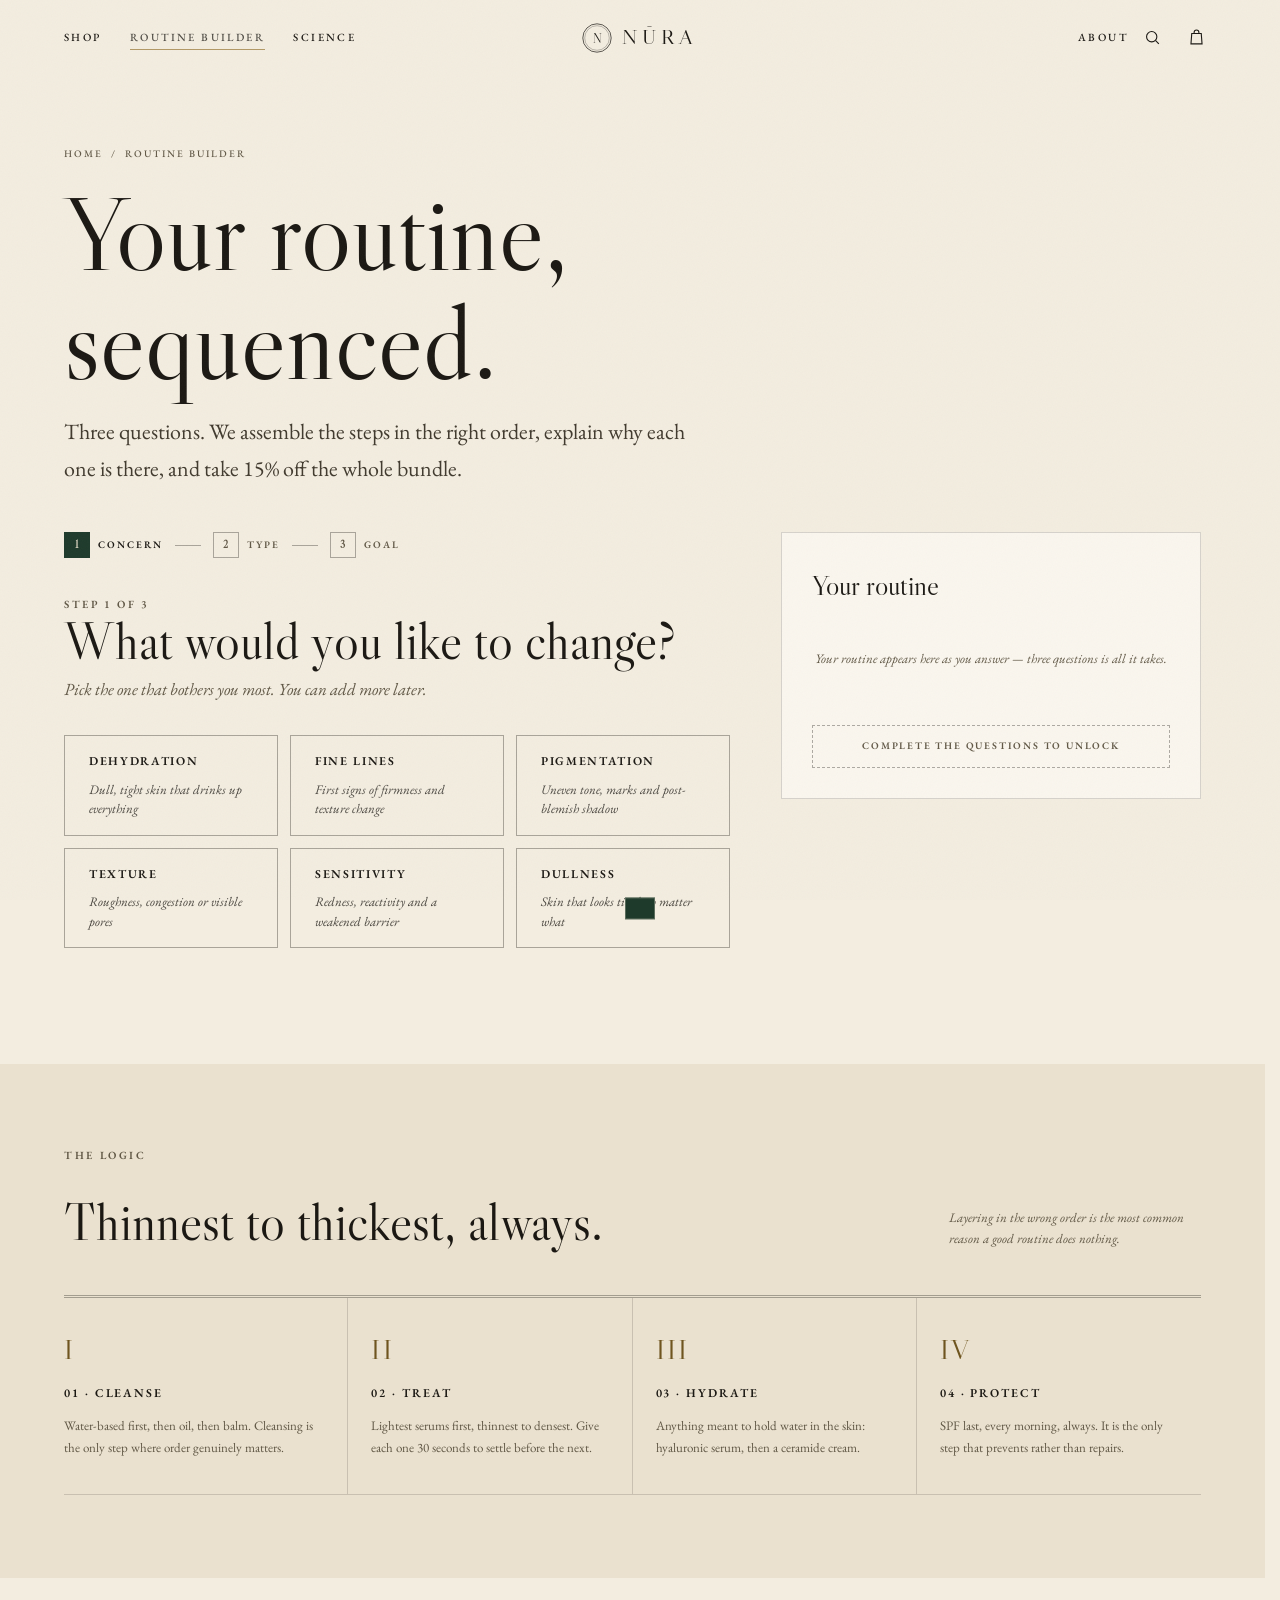
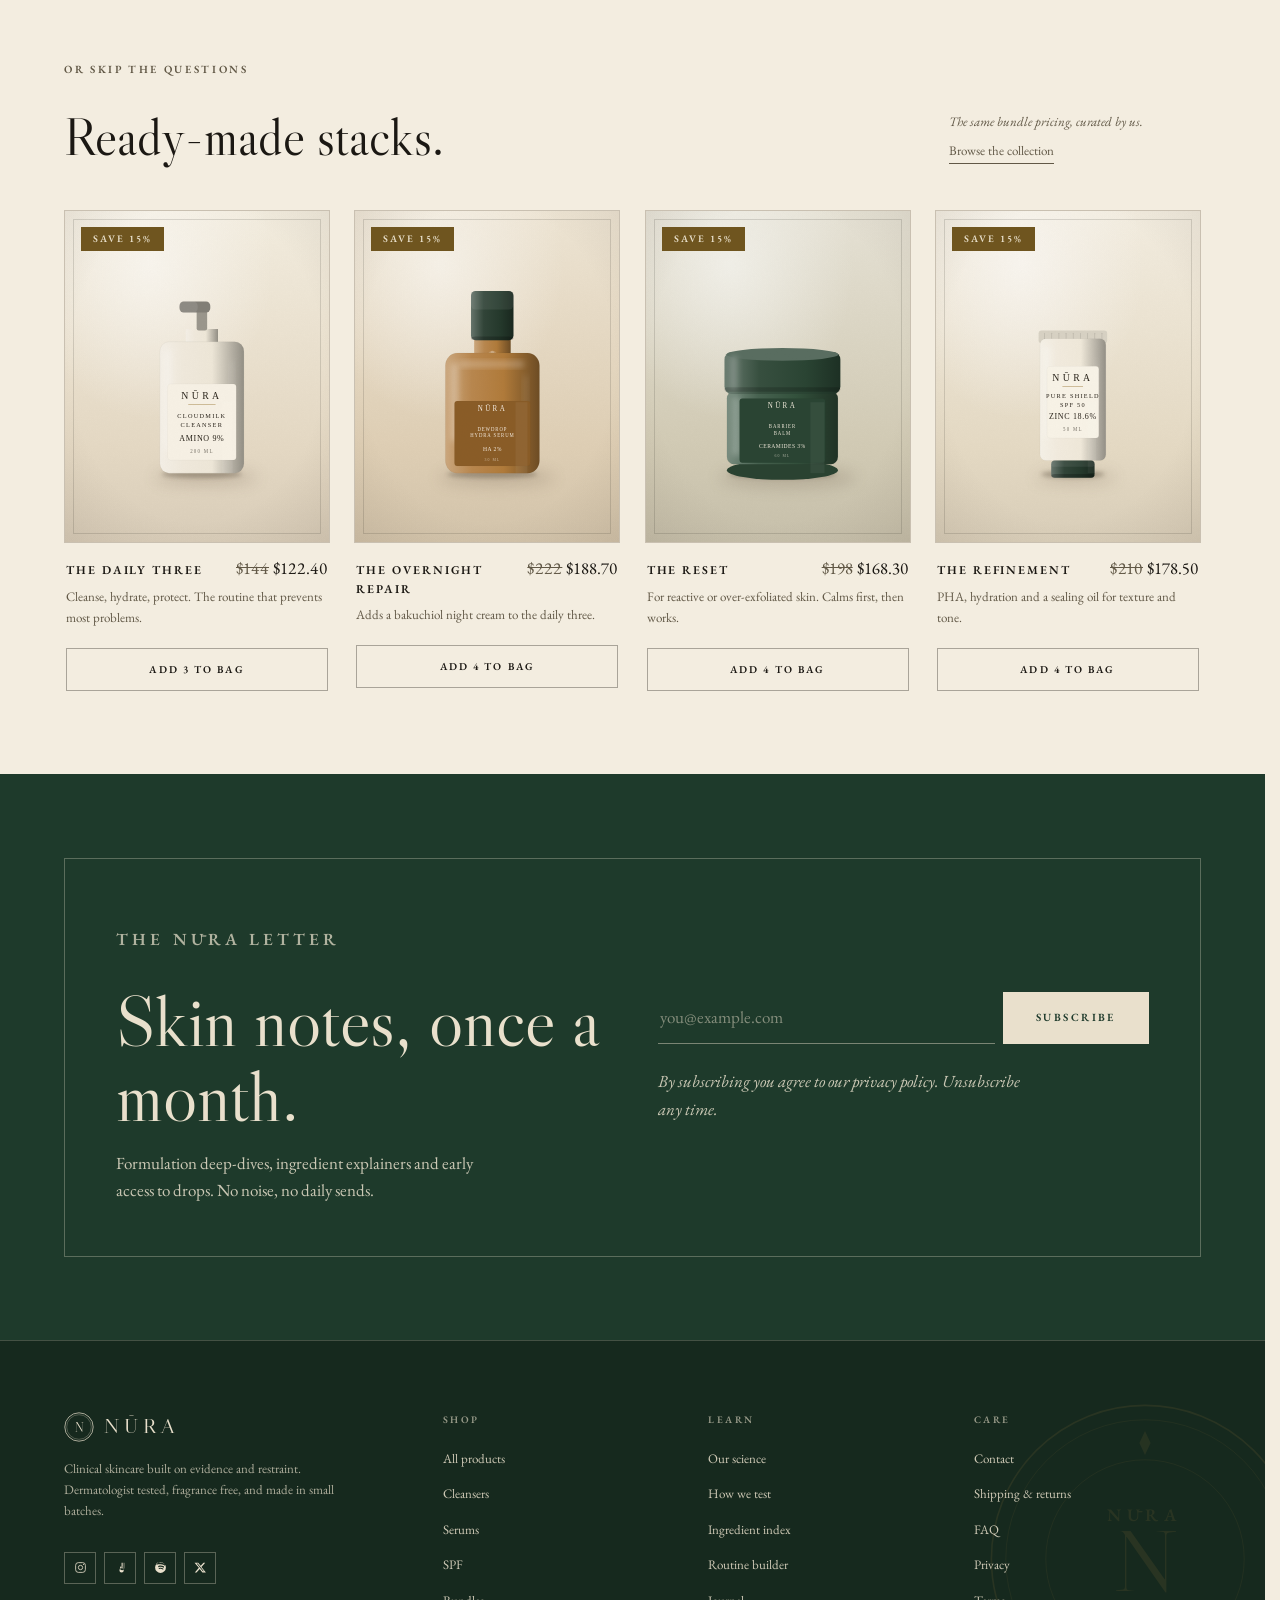
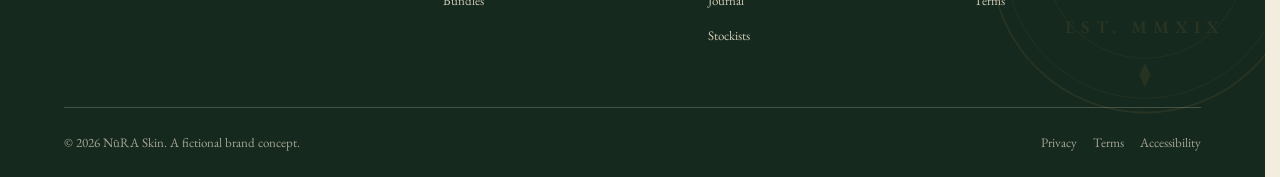
<file: routine.html>
<!DOCTYPE html>
<html lang="en">
<head>
<meta charset="utf-8">
<meta name="viewport" content="width=device-width, initial-scale=1">
<title>Routine builder — NŪRA Skin</title>
<meta name="description" content="Answer three questions and we will build a sequenced skincare routine with 15% off the bundle.">
<meta name="theme-color" content="#f3ede0">
<link rel="canonical" href="https://nura.example/routine.html">
<meta property="og:url" content="https://nura.example/routine.html">
<script type="application/ld+json">{"@context":"https://schema.org","@type":"Organization","name":"NURA Skin","url":"https://nura.example/","logo":"https://nura.example/assets/img/favicon.svg","description":"Fragrance-free clinical skincare with published active percentages."}</script>
<link rel="icon" href="assets/img/favicon.svg" type="image/svg+xml">
<link rel="stylesheet" href="assets/css/main.css">
<link rel="stylesheet" href="assets/css/components.css">
<link rel="stylesheet" href="assets/css/print.css" media="print">
<script>document.documentElement.className += " js";</script>
</head>
<body>
<a class="skip" href="#main">Skip to content</a>

<main id="main">
  <section class="phead">
    <div class="wrap">
      <nav class="crumbs" aria-label="Breadcrumb"><a href="index.html">Home</a> <span>/</span> <span>Routine builder</span></nav>
      <h1 class="display">Your routine,<br>sequenced.</h1>
      <p class="lede phead__d" data-rv>Three questions. We assemble the steps in the right order, explain why each one is there, and take 15% off the whole bundle.</p>
    </div>
  </section>

  <section id="routine-builder-section" style="padding-bottom:clamp(60px,9vw,130px)">
    <div class="wrap">
      <div class="builder">
        <div>
          <ol class="steps" id="steps" aria-label="Progress"></ol>
          <div id="panels"></div>
        </div>

        <aside class="summary" aria-live="polite">
          <div class="summary__h"><b>Your routine</b><span class="summary__save" id="save-tag"></span></div>
          <div class="summary__list" id="sum-list"></div>
          <div class="summary__tot" id="sum-tot"></div>
          <div id="sum-actions"></div>
        </aside>
      </div>
    </div>
  </section>

  <!-- ===================== HOW IT WORKS ===================== -->
  <section class="section-sm bg-cream">
    <div class="wrap">
      <div class="sec-head">
        <div>
          <p class="eyebrow" data-rv>The logic</p>
          <h2 class="display sec-head__t mt-s" data-rv style="--d:.06s">Thinnest to thickest, always.</h2>
        </div>
        <p class="sec-head__d" data-rv style="--d:.12s">Layering in the wrong order is the most common reason a good routine does nothing.</p>
      </div>
      <div class="benefits" data-stagger="0.07">
        <div class="benefit"><h3>01 · Cleanse</h3><p>Water-based first, then oil, then balm. Cleansing is the only step where order genuinely matters.</p></div>
        <div class="benefit"><h3>02 · Treat</h3><p>Lightest serums first, thinnest to densest. Give each one 30 seconds to settle before the next.</p></div>
        <div class="benefit"><h3>03 · Hydrate</h3><p>Anything meant to hold water in the skin: hyaluronic serum, then a ceramide cream.</p></div>
        <div class="benefit"><h3>04 · Protect</h3><p>SPF last, every morning, always. It is the only step that prevents rather than repairs.</p></div>
      </div>
    </div>
  </section>

  <!-- ===================== STACKS ===================== -->
  <section class="section-sm">
    <div class="wrap">
      <div class="sec-head">
        <div>
          <p class="eyebrow" data-rv>Or skip the questions</p>
          <h2 class="display sec-head__t mt-s" data-rv style="--d:.06s">Ready-made stacks.</h2>
        </div>
        <p class="sec-head__d" data-rv style="--d:.12s">The same bundle pricing, curated by us. <a class="link-u" href="shop.html">Browse the collection</a></p>
      </div>
      <div class="grid-products grid-4" id="stacks" data-stagger="0.08"></div>
    </div>
  </section>

  <div class="news-mount"></div>
</main>

<script src="assets/js/data.js"></script>
<script src="assets/js/app.js"></script>
<script src="assets/js/compare.js"></script>
<script src="assets/js/routine.js"></script>
</body>
</html>
</file>
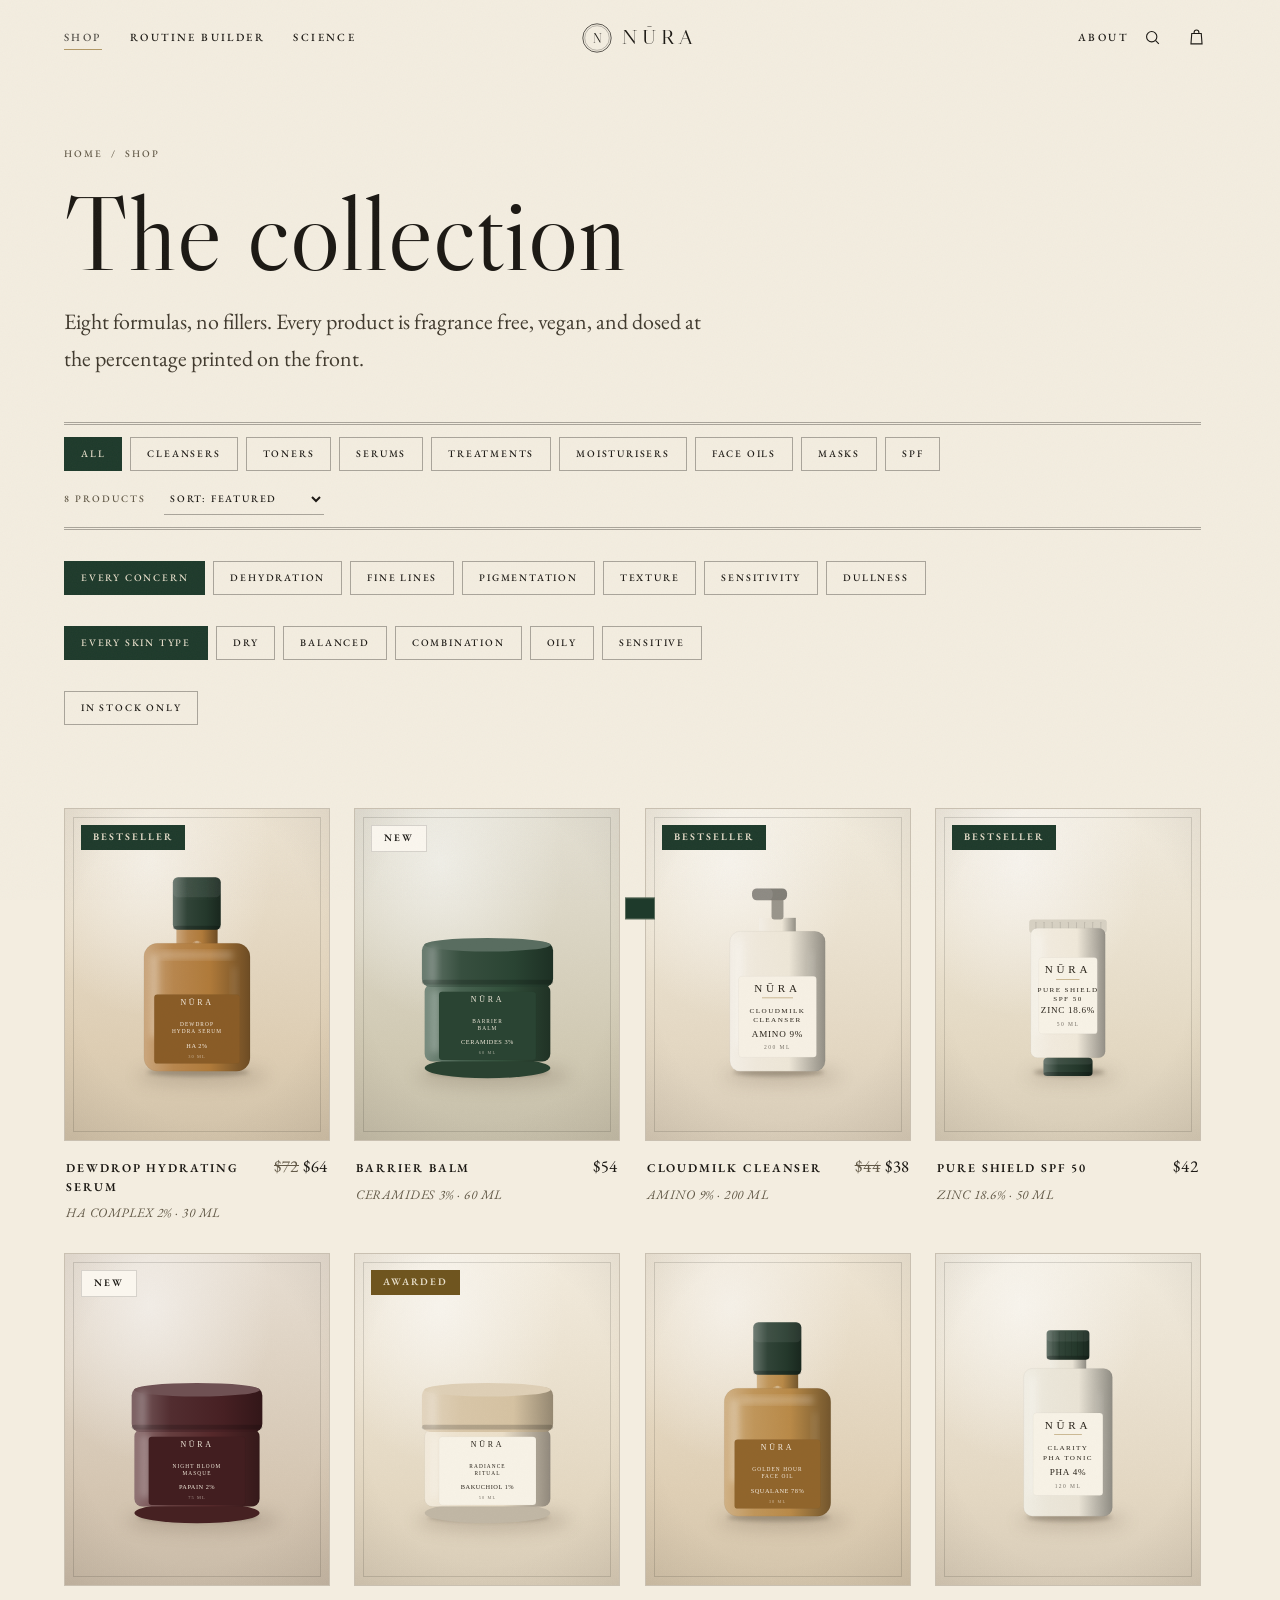
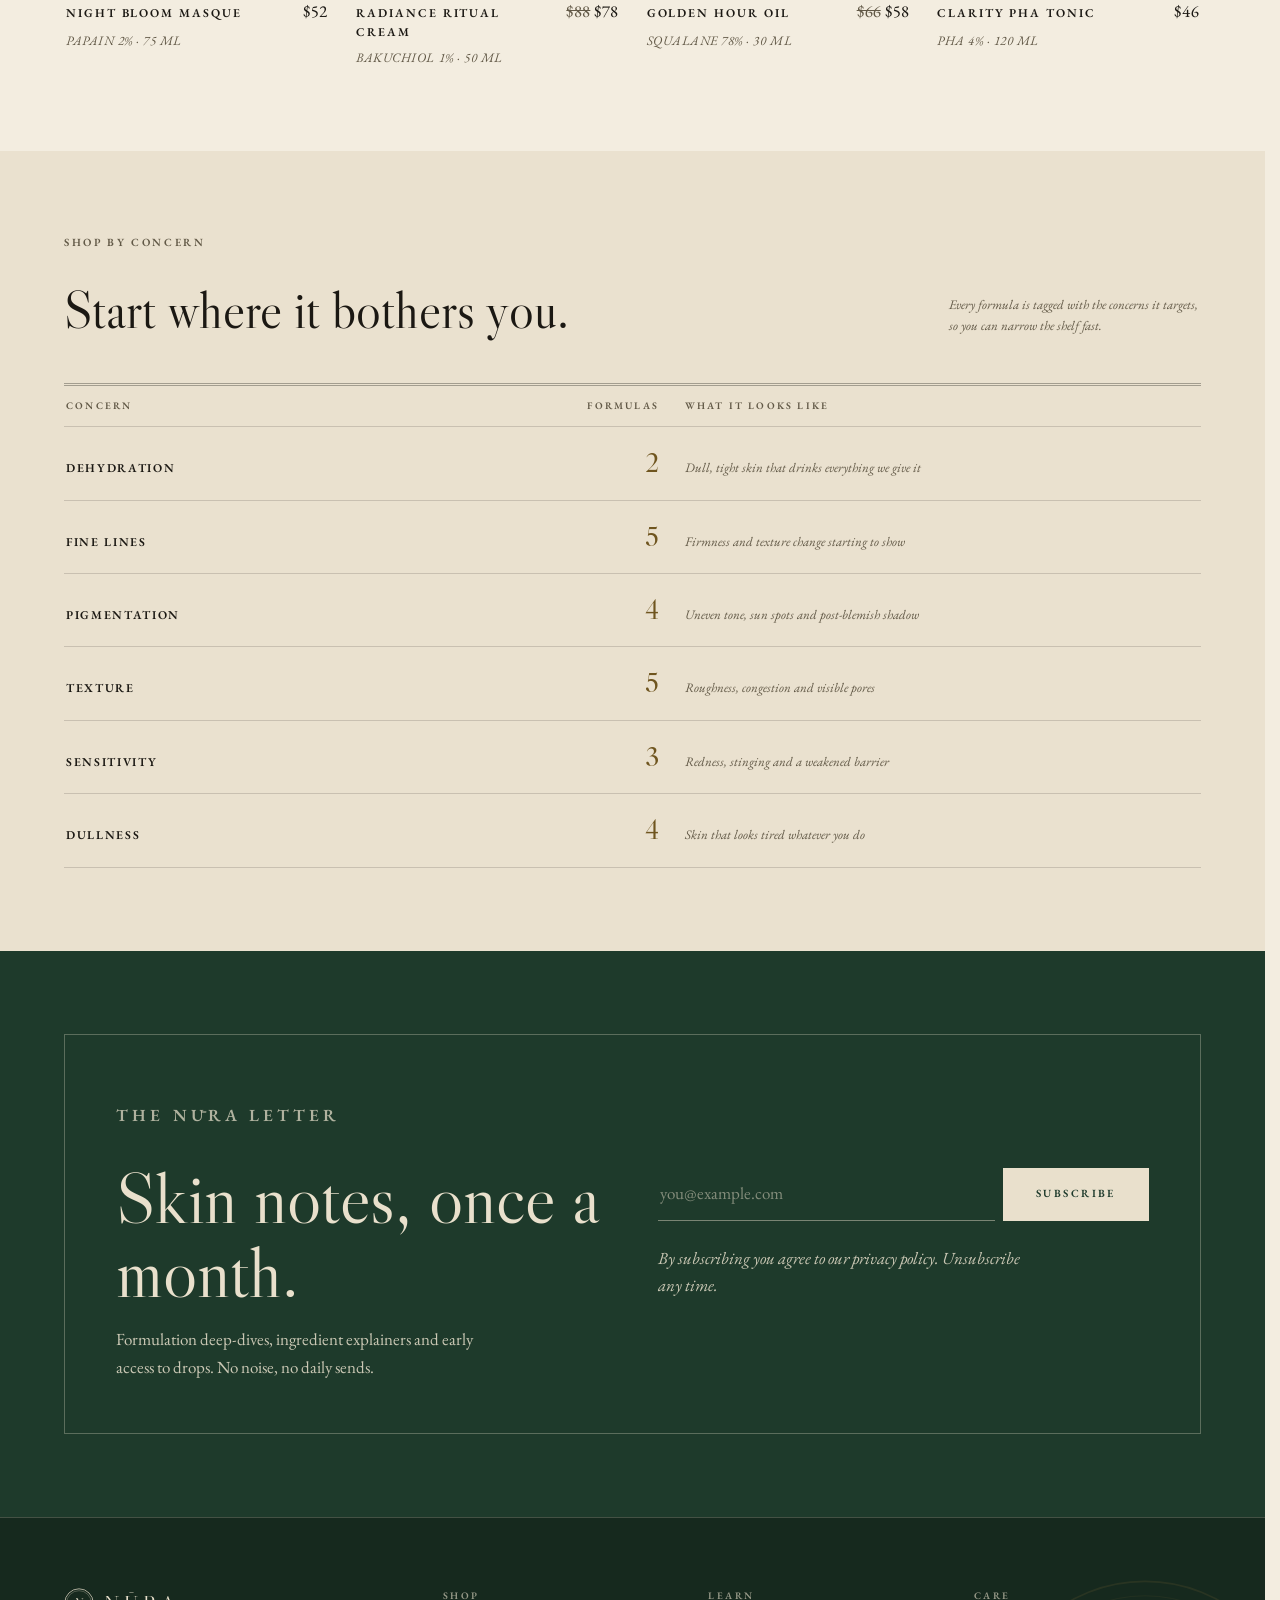
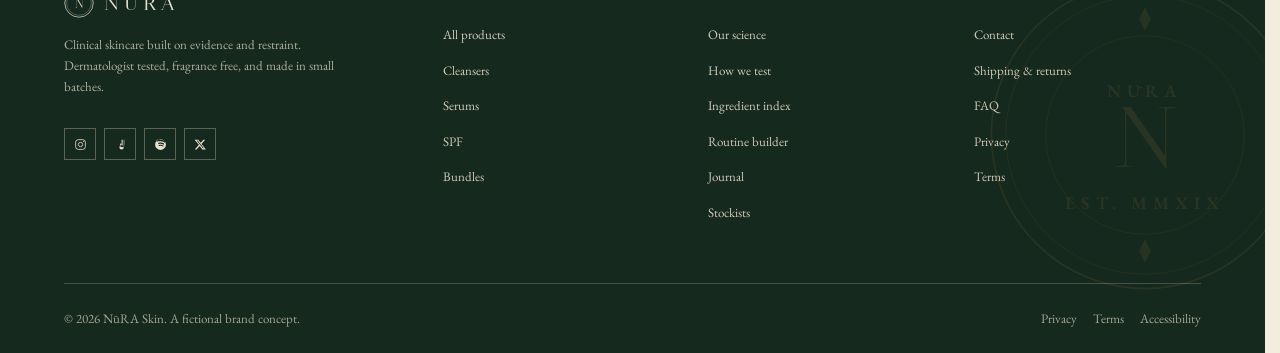
<file: shop.html>
<!DOCTYPE html>
<html lang="en">
<head>
<meta charset="utf-8">
<meta name="viewport" content="width=device-width, initial-scale=1">
<title>Shop all — NŪRA Skin</title>
<meta name="description" content="Eight fragrance-free formulas. Filter by skin concern, product type or skin type.">
<meta name="theme-color" content="#f3ede0">
<link rel="canonical" href="https://nura.example/shop.html">
<meta property="og:url" content="https://nura.example/shop.html">
<script type="application/ld+json">{"@context":"https://schema.org","@type":"Organization","name":"NURA Skin","url":"https://nura.example/","logo":"https://nura.example/assets/img/favicon.svg","description":"Fragrance-free clinical skincare with published active percentages."}</script>
<link rel="icon" href="assets/img/favicon.svg" type="image/svg+xml">
<link rel="stylesheet" href="assets/css/main.css">
<link rel="stylesheet" href="assets/css/components.css">
<script>document.documentElement.className += " js";</script>
</head>
<body>
<a class="skip" href="#main">Skip to content</a>

<main id="main">
  <section class="phead">
    <div class="wrap">
      <nav class="crumbs" aria-label="Breadcrumb"><a href="index.html">Home</a> <span>/</span> <span>Shop</span></nav>
      <h1 class="display">The collection</h1>
      <p class="lede phead__d" data-rv>Eight formulas, no fillers. Every product is fragrance free, vegan, and dosed at the percentage printed on the front.</p>
    </div>
  </section>

  <div class="wrap">
    <div class="toolbar" data-rv="fade">
      <div class="chips" role="group" aria-label="Filter by category" id="f-type"></div>
      <div style="display:flex;align-items:center;gap:18px">
        <span class="toolbar__count" id="count" aria-live="polite"></span>
        <label class="sr-only" for="sort">Sort by</label>
        <select class="select" id="sort">
          <option value="featured">Sort: Featured</option>
          <option value="price-asc">Price: low to high</option>
          <option value="price-desc">Price: high to low</option>
          <option value="rating">Top rated</option>
          <option value="name">A–Z</option>
        </select>
      </div>
    </div>

    <div class="chips mt-s" role="group" aria-label="Filter by skin concern" id="f-concern" data-rv="fade"></div>
    <div class="chips mt-s" role="group" aria-label="Filter by skin type" id="f-skin" data-rv="fade"></div>
    <div class="chips mt-s" data-rv="fade">
      <button class="chip chip--toggle" type="button" id="f-stock" aria-pressed="false">In stock only</button>
    </div>
  </div>

  <section class="section-sm">
    <div class="wrap">
      <h2 class="sr-only">All products</h2>
      <div class="grid-products" id="grid" data-stagger="0.05"></div>
      <div class="shop-empty" id="empty" hidden>
        <p class="display" style="font-size:28px;margin-bottom:10px">Nothing matches that combination.</p>
        <p style="font-size:13px;margin-bottom:20px">Try removing a filter, or let the routine builder choose for you.</p>
        <a class="btn btn-ghost" href="routine.html">Build my routine</a>
      </div>
    </div>
  </section>

  <!-- ===================== CONCERN JUMPS ===================== -->
  <section class="section-sm bg-cream">
    <div class="wrap">
      <div class="sec-head">
        <div>
          <p class="eyebrow" data-rv>Shop by concern</p>
          <h2 class="display sec-head__t mt-s" data-rv style="--d:.06s">Start where it bothers you.</h2>
        </div>
        <p class="sec-head__d" data-rv style="--d:.12s">Every formula is tagged with the concerns it targets, so you can narrow the shelf fast.</p>
      </div>
      <div class="assay" id="concern-grid" data-stagger="0.05"></div>
    </div>
  </section>

  <div class="news-mount"></div>
</main>

<script src="assets/js/data.js"></script>
<script src="assets/js/app.js"></script>
<script src="assets/js/compare.js"></script>
<script src="assets/js/shop.js"></script>
</body>
</html>
</file>
<file: assets/css/main.css>
@import url("fonts.css");

/* ============================================================
   NŪRA SKIN — design system
   Direction: Heritage Apothecary
   Parchment ground, warm ink, bottle green, oxblood + brass.
   One radius (0). No gradients. No shadows except the drawer.
   ============================================================ */
:root {
  /* ---------- type ---------- */
  --font-display: "Libre Caslon Display", "Times New Roman", Georgia, serif;
  --font-text: "EB Garamond", "Times New Roman", Georgia, serif;

  /* one scale, ratios locked (fluid display steps, fixed text steps) */
  --step--1: 0.8125rem;                                   /* 13px  */
  --step-0:  1.0625rem;                                   /* 17px  */
  --step-1:  clamp(1.1875rem, 0.9vw + 0.85rem, 1.375rem);
  --step-2:  clamp(1.4375rem, 1.4vw + 0.95rem, 1.75rem);
  --step-3:  clamp(1.75rem, 2.2vw + 1rem, 2.375rem);
  --step-4:  clamp(2.125rem, 3.4vw + 1rem, 3.25rem);
  --step-5:  clamp(2.625rem, 5vw + 1rem, 4.5rem);
  --step-6:  clamp(3.25rem, 7vw + 1rem, 6.75rem);
  --step-7:  clamp(3.5rem, 8.6vw + 0.5rem, 9rem);

  /* letterspaced capitals are their own optical class */
  --label:   0.6875rem;                                   /* 11px */
  --label-l: 0.8125rem;                                   /* 13px */

  /* ---------- space: one 4px unit, its multiples only ---------- */
  --space-3xs: 0.25rem;
  --space-2xs: 0.5rem;
  --space-xs:  0.75rem;
  --space-s:   1rem;
  --space-m:   1.5rem;
  --space-l:   2rem;
  --space-xl:  3rem;
  --space-2xl: 4.5rem;
  --space-3xl: 7rem;

  /* fluid section rhythm, composed from the scale */
  --gutter: clamp(20px, 5vw, 72px);
  --maxw: 1560px;
  --sec: clamp(72px, 10.5vw, 168px);
  --sec-sm: clamp(48px, 6.5vw, 96px);
  --header-h: 76px;

  /* ---------- colour ---------- */
  --base:       #f3ede0;   /* parchment, page ground        */
  --surface:    #faf6ee;   /* raised paper                  */
  --cream:      #eae1cf;   /* quiet panel                   */
  --sand:       #ded0b6;   /* deeper panel                  */
  --stone:      #e6e0d2;
  --ink:        #1b1813;   /* primary text                  */
  --ink-2:      #413a2e;   /* secondary text                */
  --muted:      #615846;   /* tertiary / meta (AA on all grounds) */
  --line:       rgba(27, 24, 19, 0.16);
  --line-2:     rgba(27, 24, 19, 0.34);

  --forest:     #1e3a2b;   /* brand ground                  */
  --forest-deep:#16291e;   /* colophon                      */
  --oxblood:    #5b2a26;   /* rare, for marking             */
  --brass:      #9c7b3c;   /* rules, seals, ornament        */
  --brass-ink:  #6f551f;   /* brass as text (AA)            */
  --cream-ink:  #e9e0cc;   /* text on forest / oxblood      */

  /* ---------- form ---------- */
  --radius: 0;
  --border: 1px solid var(--line);
  --rule-double: 3px double var(--line-2);
  --shadow-lift: -24px 0 60px rgba(27, 24, 19, 0.18);

  /* ---------- motion ---------- */
  --dur-fast: 140ms;
  --dur: 260ms;
  --dur-slow: 480ms;
  --ease: cubic-bezier(0.2, 0, 0, 1);
  --ease-out: cubic-bezier(0.16, 1, 0.3, 1);
}

*,
*::before,
*::after { box-sizing: border-box; }

html {
  -webkit-text-size-adjust: 100%;
  scroll-behavior: smooth;
  scroll-padding-top: calc(var(--header-h) + 16px);
  /* keep the gutter when body scroll locks, so the page never jumps sideways */
  scrollbar-gutter: stable;
}

/* ---------- page transitions ----------
   Cross-document view transitions: the next page glides in from the
   right instead of appearing. Chrome/Edge today; harmless elsewhere. */
@view-transition { navigation: auto; }

::view-transition-old(root) { animation: vtOut 0.32s var(--ease) both; }
::view-transition-new(root) { animation: vtIn 0.5s var(--ease-out) both; }
@keyframes vtIn { from { opacity: 0; transform: translateX(3.5%); } }
@keyframes vtOut { to { opacity: 0; transform: translateX(-2.5%); } }

body {
  margin: 0;
  background: var(--base);
  color: var(--ink);
  font-family: var(--font-text);
  font-size: var(--step-0);
  line-height: 1.62;
  font-weight: 400;
  -webkit-font-smoothing: antialiased;
  text-rendering: optimizeLegibility;
  overflow-x: hidden;
}

/* laid-paper grain: the tactility of print stock, barely there */
body::after {
  content: "";
  position: fixed;
  inset: 0;
  z-index: 500;
  pointer-events: none;
  opacity: 0.035;
  background-image: url("data:image/svg+xml,%3Csvg xmlns='http://www.w3.org/2000/svg' width='160' height='160'%3E%3Cfilter id='n'%3E%3CfeTurbulence type='fractalNoise' baseFrequency='.8' numOctaves='2'/%3E%3C/filter%3E%3Crect width='160' height='160' filter='url(%23n)'/%3E%3C/svg%3E");
}

body.is-locked { overflow: hidden; }

img, svg { display: block; max-width: 100%; }
/* <picture> is a transparent wrapper so existing img layout is untouched */
picture { display: contents; }
img { height: auto; }
a { color: inherit; text-decoration: none; }
button { font: inherit; color: inherit; background: none; border: 0; cursor: pointer; }
input, select, textarea { font: inherit; color: inherit; }
ul, ol, menu { list-style: none; margin: 0; padding: 0; }
h1, h2, h3, h4, h5, p, figure, blockquote { margin: 0; }

::selection { background: var(--forest); color: var(--cream-ink); }

:focus-visible {
  outline: 2px solid var(--focus, var(--forest));
  outline-offset: 3px;
  border-radius: 0;
}

/* surfaces carrying light text need a light focus ring */
.hero,
.band,
.news,
.ftr,
.hdr.is-over-hero:not(.is-stuck) { --focus: var(--cream-ink); }

/* ---------- typography ---------- */
.display {
  font-family: var(--font-display);
  font-weight: 400;
  line-height: 1.04;
  letter-spacing: 0;
}

.lede {
  font-size: var(--step-1);
  line-height: 1.66;
  color: var(--ink-2);
  max-width: 58ch;
}

.eyebrow {
  font-family: var(--font-text);
  font-size: var(--label);
  font-weight: 600;
  letter-spacing: 0.24em;
  text-transform: uppercase;
  color: var(--muted);
}

/* figures set in the old style, as they would be set in print */
.num,
.hero__stat b,
.stat b,
.tl__y,
.card__price,
.pdp__price b,
.line__price,
.summary__row i,
.post__num,
.tbl td + td {
  font-variant-numeric: oldstyle-nums proportional-nums;
}

.link-u { position: relative; display: inline-block; padding-bottom: 2px; }
.link-u::after {
  content: "";
  position: absolute;
  left: 0; bottom: 0;
  width: 100%; height: 1px;
  background: currentColor;
  transform-origin: right;
  transition: transform var(--dur-slow) var(--ease-out);
}
.link-u:hover::after { transform-origin: left; }

/* ---------- layout ---------- */
.wrap {
  width: 100%;
  max-width: var(--maxw);
  margin-inline: auto;
  padding-inline: var(--gutter);
}
.wrap-narrow { max-width: 1120px; }
.section { padding-block: var(--sec); }
.section-sm { padding-block: var(--sec-sm); }

/* ---------- buttons ---------- */
.btn {
  --bg: var(--forest);
  --fg: var(--cream-ink);
  display: inline-flex;
  align-items: center;
  justify-content: center;
  gap: 8px;
  padding: 16px 32px;
  background: var(--bg);
  color: var(--fg);
  font-family: var(--font-text);
  font-size: var(--label);
  font-weight: 600;
  letter-spacing: 0.22em;
  text-transform: uppercase;
  border: 1px solid var(--bg);
  border-radius: 0;
  transition: background var(--dur) var(--ease), color var(--dur) var(--ease),
              border-color var(--dur) var(--ease), transform var(--dur) var(--ease);
  cursor: pointer;
}
.btn:hover {
  background: transparent;
  color: var(--bg);
  border-color: var(--bg);
}
.btn:active { transform: translateY(1px); }
.btn:disabled { opacity: 0.38; pointer-events: none; }

.btn-ghost { --bg: var(--ink); background: transparent; color: var(--ink); border-color: var(--line-2); }
.btn-ghost:hover { background: var(--forest); color: var(--cream-ink); border-color: var(--forest); }

.btn-light { --bg: var(--cream-ink); background: var(--cream-ink); color: var(--forest); border-color: var(--cream-ink); }
.btn-light:hover { background: transparent; color: var(--cream-ink); border-color: var(--cream-ink); }

/* ghost button sitting on a dark photographic surface */
.btn-on-dark { --bg: var(--cream-ink); background: transparent; color: var(--cream-ink); border-color: rgba(233, 224, 204, 0.5); }
.btn-on-dark:hover { background: var(--cream-ink); color: var(--forest); border-color: var(--cream-ink); }

.btn-sm { padding: 12px 16px; font-size: 10.5px; letter-spacing: 0.2em; }
.btn-block { display: flex; width: 100%; }

/* ---------- header ---------- */
.hdr {
  position: fixed;
  inset: 0 0 auto 0;
  z-index: 96;
  height: var(--header-h);
  display: flex;
  align-items: center;
  transition: transform var(--dur-slow) var(--ease);
  border-bottom: 1px solid transparent;
}
.hdr::before {
  content: "";
  position: absolute;
  inset: 0;
  background: var(--base);
  opacity: 0;
  transition: opacity var(--dur-slow) var(--ease);
}
.hdr.is-stuck::before { opacity: 1; }
.hdr.is-stuck { border-bottom-color: var(--line); }
.hdr.is-over-hero { color: var(--cream-ink); }
.hdr.is-over-hero::before { background: rgba(22, 30, 24, 0.32); }
.hdr.is-over-hero.is-stuck { color: var(--ink); }
.hdr.is-over-hero.is-stuck::before { background: var(--base); }
.hdr.is-hidden { transform: translateY(-100%); }

/* header sits above the fullscreen mobile menu — force ink while it is open */
.hdr.is-nav-open,
.hdr.is-nav-open.is-over-hero { color: var(--ink); }
.hdr.is-nav-open::before { opacity: 0 !important; }
.hdr.is-nav-open .icon-btn:hover { background: rgba(27, 24, 19, 0.06); }
.hdr.is-nav-open .cart-count { background: var(--forest); color: var(--cream-ink); }

.hdr__in {
  position: relative;
  width: 100%;
  max-width: var(--maxw);
  margin-inline: auto;
  padding-inline: var(--gutter);
  display: grid;
  grid-template-columns: 1fr auto 1fr;
  align-items: center;
  gap: 16px;
}

.logo {
  grid-column: 2;
  display: flex;
  align-items: center;
  gap: 8px;
  justify-self: center;
}
.logo__mark { width: 30px; height: 30px; flex: none; }
.logo__monogram {
  font-family: var(--font-display);
  font-size: 12px;
  fill: currentColor;
  letter-spacing: 0;
}
.logo__word {
  font-family: var(--font-display);
  font-size: 21px;
  font-weight: 400;
  letter-spacing: 0.24em;
  line-height: 1;
  padding-left: 2px;
}

.nav { grid-column: 1; display: flex; align-items: center; gap: clamp(18px, 2.2vw, 34px); }
.nav--right { grid-column: 3; justify-content: flex-end; }

.nav__link {
  position: relative;
  font-size: var(--label);
  font-weight: 500;
  letter-spacing: 0.22em;
  text-transform: uppercase;
  padding: 4px 0;
  white-space: nowrap;
}
.nav__link::after {
  content: "";
  position: absolute;
  left: 0; bottom: 0;
  height: 1px; width: 100%;
  background: var(--brass);
  transform: scaleX(0);
  transform-origin: right;
  transition: transform var(--dur-slow) var(--ease-out);
}
.nav__link:hover::after,
.nav__link[aria-current="page"]::after { transform: scaleX(1); transform-origin: left; }
.nav__link[aria-current="page"] { opacity: 0.75; }

.hdr__tools { display: flex; align-items: center; gap: 4px; }

.icon-btn {
  position: relative;
  width: 40px; height: 40px;
  display: grid;
  place-items: center;
  border-radius: 0;
  transition: background var(--dur) var(--ease);
}
.icon-btn:hover { background: rgba(27, 24, 19, 0.07); }
.hdr.is-over-hero:not(.is-stuck) .icon-btn:hover { background: rgba(233, 224, 204, 0.16); }
.icon-btn svg { width: 19px; height: 19px; }

.cart-count {
  position: absolute;
  top: 3px; right: 1px;
  min-width: 17px; height: 17px;
  padding: 0 var(--space-3xs);
  background: var(--forest);
  color: var(--cream-ink);
  font-size: 10px;
  font-weight: 600;
  display: grid;
  place-items: center;
  transform: scale(0);
  transition: transform var(--dur-slow) var(--ease-out);
}
.cart-count.is-on { transform: scale(1); }
.hdr.is-over-hero:not(.is-stuck) .cart-count { background: var(--cream-ink); color: var(--forest); }

.burger { display: none; }
.burger svg { transition: opacity var(--dur) var(--ease), transform var(--dur-slow) var(--ease-out); }
.burger .i-x { position: absolute; opacity: 0; transform: rotate(-45deg) scale(0.6); }
.burger .i-menu { position: absolute; }
.burger[aria-expanded="true"] .i-x { opacity: 1; transform: none; }
.burger[aria-expanded="true"] .i-menu { opacity: 0; transform: rotate(45deg) scale(0.6); }

/* ---------- responsive: header + nav ---------- */
@media (max-width: 940px) {
  :root { --header-h: 66px; }
  .nav:not(.hdr__tools) { display: none; }
  .hdr__tools .nav__link { display: none; }
  .burger { display: grid; }
  .logo__word { font-size: 19px; }
  .logo__mark { width: 26px; height: 26px; }
}
@media (max-width: 400px) {
  .hdr__in { gap: 8px; }
  .icon-btn { width: 38px; height: 38px; }
}

/* ---------- touch target sizing ---------- */
@media (hover: none) {
  .logo { padding: 8px 4px; margin: -8px -4px; }
  .icon-btn { width: 44px; height: 44px; }
  .crumbs a { display: inline-block; padding: 4px 0; }
  .ftr__bot nav a { display: inline-block; padding: 4px 0; }
  .ftr li a { display: inline-block; padding: 2px 0; }
  .line__rm { padding: 8px 0; }
}

/* ---------- mobile nav ---------- */
.mnav {
  position: fixed;
  inset: 0;
  z-index: 95;
  background: var(--base);
  padding: calc(var(--header-h) + 24px) var(--gutter) 40px;
  display: flex;
  flex-direction: column;
  transform: translateX(101%);
  transition: transform 0.6s var(--ease-out), visibility 0s linear 0.6s;
  overflow-y: auto;
  visibility: hidden;
}
.mnav.is-open {
  transform: none;
  visibility: visible;
  transition: transform 0.6s var(--ease-out);
}
.mnav__list { display: flex; flex-direction: column; }
.mnav__list a {
  font-family: var(--font-display);
  font-size: clamp(34px, 11vw, 52px);
  font-weight: 400;
  line-height: 1.12;
  padding: 8px 0;
  display: flex;
  align-items: baseline;
  gap: 16px;
  border-bottom: 1px solid var(--line);
  opacity: 0;
  transform: translateY(16px);
  transition: opacity var(--dur) var(--ease), transform var(--dur-slow) var(--ease-out);
}
.mnav__num {
  font-family: var(--font-text);
  font-style: normal;
  font-size: var(--label);
  letter-spacing: 0.2em;
  color: var(--muted);
  flex: none;
  transform: translateY(-8px);
}
.mnav__list a[aria-current="page"] .mnav__num { color: var(--brass-ink); }
.mnav.is-open .mnav__list a { opacity: 1; transform: none; }
.mnav__list li:nth-child(1) a { transition-delay: 0.08s; }
.mnav__list li:nth-child(2) a { transition-delay: 0.14s; }
.mnav__list li:nth-child(3) a { transition-delay: 0.2s; }
.mnav__list li:nth-child(4) a { transition-delay: 0.26s; }
.mnav__foot {
  margin-top: auto;
  padding-top: 32px;
  border-top: var(--rule-double);
  display: flex;
  flex-wrap: wrap;
  gap: var(--space-s) var(--space-l);
  font-size: var(--label);
  letter-spacing: 0.2em;
  text-transform: uppercase;
  color: var(--muted);
}
.mnav__socials { display: flex; gap: var(--space-2xs); width: 100%; padding-top: 4px; }
.mnav__socials a {
  display: grid;
  place-items: center;
  width: 34px; height: 34px;
  border: 1px solid var(--line-2);
  transition: background var(--dur), color var(--dur), border-color var(--dur);
}
.mnav__socials a:hover { background: var(--forest); border-color: var(--forest); color: var(--cream-ink); }
.mnav__socials svg { width: 14px; height: 14px; }

/* ---------- cart drawer ---------- */
.scrim {
  position: fixed;
  inset: 0;
  z-index: 98;
  background: rgba(22, 30, 24, 0.5);
  opacity: 0;
  pointer-events: none;
  transition: opacity var(--dur-slow) var(--ease);
}
.scrim.is-on { opacity: 1; pointer-events: auto; }

.drawer {
  position: fixed;
  top: 0; right: 0;
  z-index: 99;
  width: min(460px, 100vw);
  height: 100dvh;
  background: var(--base);
  border-left: var(--border);
  display: flex;
  flex-direction: column;
  transform: translateX(101%);
  /* closed drawers are inert: nothing inside them is reachable by tab */
  visibility: hidden;
  transition: transform 0.6s var(--ease-out), visibility 0s linear 0.6s;
  box-shadow: var(--shadow-lift);
}
.drawer.is-open {
  transform: none;
  visibility: visible;
  transition: transform 0.6s var(--ease-out);
}
/* search shares the drawer shell and slides in from the same side as the bag */
.drawer--search { width: min(520px, 100vw); }

.search-body { padding: var(--space-m) var(--gutter) var(--space-l); }
.search-results { margin-top: var(--space-m); display: grid; gap: 2px; }
.search-hit {
  display: grid;
  grid-template-columns: 46px 1fr auto;
  gap: var(--space-xs);
  align-items: center;
  padding: var(--space-2xs) 0;
  border-bottom: var(--border);
  transition: background var(--dur) var(--ease);
}
.search-hit:hover, .search-hit:focus-visible { background: var(--surface); }
.search-hit img { width: 46px; aspect-ratio: 4/5; object-fit: cover; border: var(--border); }
.search-hit__name { display: block; font-size: 12px; font-weight: 600; letter-spacing: 0.12em; text-transform: uppercase; }
.search-hit__type { font-size: var(--step--1); color: var(--muted); font-style: italic; }
.search-hit__price { font-size: var(--step--1); }
.search-empty { font-size: var(--step--1); color: var(--muted); font-style: italic; padding: var(--space-s) 0; }
.search-count {
  margin-top: 14px;
  font-size: 10px;
  font-weight: 600;
  letter-spacing: 0.2em;
  text-transform: uppercase;
  color: var(--muted);
}
.search-group {
  margin: 18px 0 6px;
  font-size: 10px;
  font-weight: 600;
  letter-spacing: 0.22em;
  text-transform: uppercase;
  color: var(--brass-ink);
}
.search-hit__mark {
  width: 46px;
  aspect-ratio: 4/5;
  border: var(--border);
  background: var(--cream);
  display: grid;
  place-items: center;
}
.search-hit__mark::after {
  content: "\00A7";
  font-family: var(--font-display);
  color: var(--brass-ink);
  font-size: 18px;
}
.search-recover { display: flex; flex-wrap: wrap; gap: 8px; align-items: center; margin-top: 16px; }
.search-recover p { flex-basis: 100%; font-size: var(--step--1); color: var(--muted); font-style: italic; }

.drawer__head {
  display: flex;
  align-items: center;
  justify-content: space-between;
  padding: var(--space-m) var(--gutter) var(--space-s);
  border-bottom: var(--border);
  flex: none;
}
.drawer__title { font-family: var(--font-display); font-size: var(--step-2); font-weight: 400; }
.drawer__title span { color: var(--muted); font-size: var(--step--1); }

.drawer__ship { padding: var(--space-s) var(--gutter); border-bottom: var(--border); flex: none; }
.drawer__ship p { font-size: var(--step--1); color: var(--ink-2); margin-bottom: 8px; }
.drawer__ship b { font-weight: 600; }
.bar { height: 2px; background: var(--line); overflow: hidden; }
.bar i { display: block; height: 100%; width: 0; background: var(--brass); transition: width 0.7s var(--ease-out); }

.drawer__body {
  flex: 1;
  overflow-y: auto;
  overscroll-behavior: contain;
  padding: 0 var(--gutter) var(--space-m);
}

.line {
  display: grid;
  grid-template-columns: 78px 1fr;
  gap: var(--space-s);
  padding: var(--space-m) 0;
  border-bottom: var(--border);
  animation: lineIn 0.45s var(--ease-out) both;
}
@keyframes lineIn { from { opacity: 0; transform: translateY(10px); } }
.line.is-out { animation: lineOut 0.3s var(--ease) forwards; }
@keyframes lineOut { to { opacity: 0; transform: translateX(20px); } }

.line__img { aspect-ratio: 4/5; background: var(--cream); border: var(--border); overflow: hidden; }
.line__img img { width: 100%; height: 100%; object-fit: cover; }
.line__body { display: flex; flex-direction: column; gap: var(--space-3xs); min-width: 0; }
.line__name { font-size: var(--step-0); font-weight: 600; letter-spacing: 0.02em; }
.line__variant { font-size: var(--step--1); color: var(--muted); font-style: italic; }
.line__row { display: flex; align-items: center; justify-content: space-between; margin-top: auto; padding-top: var(--space-xs); gap: var(--space-2xs); }
.line__price { font-size: var(--step-0); white-space: nowrap; }
.line__price s { color: var(--muted); margin-right: 4px; }

.qty { display: inline-flex; align-items: center; border: 1px solid var(--line-2); }
.qty button { width: 34px; height: 34px; display: grid; place-items: center; font-size: 15px; line-height: 1; }
.qty button:hover { background: var(--cream); }
.qty output { min-width: 22px; text-align: center; font-size: var(--step--1); }
@media (hover: none) { .qty button { width: 40px; height: 40px; } }

.line__rm {
  font-size: var(--label);
  letter-spacing: 0.18em;
  text-transform: uppercase;
  color: var(--muted);
  align-self: flex-start;
  margin-top: var(--space-2xs);
  border-bottom: 1px solid transparent;
  transition: color var(--dur), border-color var(--dur);
}
.line__rm:hover { color: var(--oxblood); border-bottom-color: currentColor; }

.drawer__empty { padding: var(--space-2xl) 0; text-align: center; color: var(--muted); }
.drawer__empty svg { width: 40px; height: 40px; margin: 0 auto var(--space-s); opacity: 0.35; }
.drawer__empty p { font-size: var(--step--1); margin-bottom: var(--space-m); }

.drawer__foot {
  flex: none;
  padding: var(--space-s) var(--gutter) calc(var(--space-s) + env(safe-area-inset-bottom));
  border-top: var(--border);
}
.drawer__sum { display: flex; justify-content: space-between; font-size: var(--step--1); margin-bottom: var(--space-3xs); }
.drawer__sum dt, .drawer__sum dd { margin: 0; }
.drawer__sum dt { color: var(--muted); }
.drawer__sum--tot { font-size: var(--step-0); margin: var(--space-2xs) 0 4px; }
.drawer__note { font-size: var(--step--1); color: var(--muted); margin-bottom: var(--space-xs); font-style: italic; }
.drawer__foot .btn + .btn { margin-top: var(--space-2xs); }

/* ---------- evidence ledger (auditable side note) ---------- */
.ledger {
  position: fixed;
  top: 0; right: 0;
  z-index: 99;
  width: min(400px, 100vw);
  height: 100dvh;
  background: var(--surface);
  border-left: var(--border);
  box-shadow: var(--shadow-lift);
  transform: translateX(101%);
  visibility: hidden;
  transition: transform 0.5s var(--ease-out), visibility 0s linear 0.5s;
  padding: var(--space-m) var(--gutter) var(--space-l);
  overflow-y: auto;
}
.ledger.is-on { transform: none; visibility: visible; transition: transform 0.5s var(--ease-out); }
.ledger__head { display: flex; align-items: center; justify-content: space-between; margin-bottom: var(--space-m); }
.ledger__title { font-size: var(--step-3); }
.ledger__wording { margin-top: var(--space-s); font-size: var(--step-0); color: var(--ink-2); line-height: 1.7; }
.ledger__meta { margin-top: var(--space-m); border-top: var(--rule-double); }
.ledger__meta div { display: grid; grid-template-columns: 110px 1fr; gap: 12px; padding: 12px 0; border-bottom: var(--border); }
.ledger__meta dt { font-size: 10px; font-weight: 600; letter-spacing: 0.18em; text-transform: uppercase; color: var(--muted); }
.ledger__meta dd { margin: 0; font-size: var(--step--1); color: var(--ink-2); }
.ledger__flag {
  margin-top: var(--space-m);
  font-size: 10px;
  font-weight: 600;
  letter-spacing: 0.2em;
  text-transform: uppercase;
  color: var(--oxblood);
  border: 1px solid currentColor;
  padding: 8px 10px;
  text-align: center;
}
/* clickable evidence figures */
[data-claim] { cursor: pointer; border-bottom: 1px dotted var(--brass); }
[data-claim]:hover { border-bottom-style: solid; }

/* ---------- toast ---------- */
.toast {
  position: fixed;
  left: 50%; bottom: 26px;
  z-index: 120;
  transform: translate(-50%, 140%);
  background: var(--forest);
  color: var(--cream-ink);
  padding: var(--space-xs) var(--space-m);
  font-size: var(--label);
  font-weight: 500;
  letter-spacing: 0.18em;
  text-transform: uppercase;
  display: flex;
  align-items: center;
  gap: 8px;
  transition: transform 0.5s var(--ease-out);
  max-width: calc(100vw - 32px);
}
.toast.is-on { transform: translate(-50%, 0); }
.toast svg { width: 14px; height: 14px; flex: none; }
/* keep the toast clear of an open drawer / overlay */
body.is-locked .toast { bottom: auto; top: calc(var(--header-h) + 14px); }

/* ---------- reveal ---------- */
/* One quiet entrance for section heads and media. Body copy stays put. */
.js [data-rv] {
  opacity: 0;
  transform: translateY(12px);
  transition: opacity 0.7s var(--ease-out), transform 0.7s var(--ease-out);
  transition-delay: var(--d, 0s);
}
.js [data-rv].is-in { opacity: 1; transform: none; }
.js [data-rv="fade"] { transform: none; }

/* curtain wipe: the observed box keeps its full size so IntersectionObserver fires */
.js [data-rv="mask"] { position: relative; opacity: 1; transform: none; overflow: hidden; }
.js [data-rv="mask"]::after {
  content: "";
  position: absolute;
  inset: 0;
  z-index: 3;
  background: var(--base);
  transform-origin: bottom;
  transform: scaleY(1);
  transition: transform 0.9s var(--ease-out);
  transition-delay: var(--d, 0s);
}
.js [data-rv="mask"].is-in::after { transform: scaleY(0); }

/* ---------- house notices (ticker) ---------- */
/* An engraved band of the numbers published on the product pages. */
.marquee {
  overflow: hidden;
  border-block: var(--rule-double);
  padding: var(--space-xs) 0;
  display: flex;
  user-select: none;
  background: var(--surface);
}
.marquee__track {
  display: flex;
  flex: none;
  animation: slide 88s linear infinite;
  white-space: nowrap;
}
.marquee:hover .marquee__track { animation-play-state: paused; }
@keyframes slide { to { transform: translateX(-100%); } }
.marquee__track span {
  font-family: var(--font-text);
  font-size: var(--label);
  font-weight: 500;
  letter-spacing: 0.2em;
  text-transform: uppercase;
  color: var(--ink-2);
  font-variant-numeric: oldstyle-nums;
  display: inline-flex;
  align-items: center;
  gap: 56px;
  padding-right: 56px;
}
.marquee__track span::after {
  content: "";
  width: 1px; height: 13px;
  background: var(--brass);
}
</file>
<file: assets/css/components.css>
/* ============================================================
   NŪRA SKIN — components
   Heritage Apothecary: framed plates, engraved rules, ledger
   tables, letterspaced capitals. One radius (0).
   ============================================================ */

/* ---------- hero ---------- */
.hero {
  position: relative;
  min-height: 100svh;
  display: flex;
  align-items: flex-end;
  padding: calc(var(--header-h) + 40px) 0 clamp(36px, 5vw, 72px);
  color: var(--cream-ink);
  overflow: hidden;
  isolation: isolate;
}
.hero__media { position: absolute; inset: 0; z-index: -2; }
.hero__media img { width: 100%; height: 100%; object-fit: cover; object-position: 50% 45%; }
.hero__media::after {
  content: "";
  position: absolute;
  inset: 0;
  background:
    linear-gradient(to bottom, rgba(22, 24, 18, 0.5) 0%, rgba(22, 24, 18, 0.12) 28%, rgba(22, 24, 18, 0) 48%),
    linear-gradient(to top, rgba(22, 24, 18, 0.72) 0%, rgba(22, 24, 18, 0.18) 45%, rgba(22, 24, 18, 0.22) 100%),
    radial-gradient(120% 80% at 80% 15%, rgba(22, 24, 18, 0.32), transparent 62%);
}
.hero__inner {
  position: relative;
  width: 100%;
  max-width: var(--maxw);
  margin-inline: auto;
  padding-inline: var(--gutter);
}
.hero__eyebrow { color: rgba(233, 224, 204, 0.85); animation: heroIn 0.9s var(--ease-out) 0.15s both; }
.hero__title {
  font-size: var(--step-7);
  max-width: 16ch;
  margin-top: var(--space-m);
  animation: heroIn 1.15s var(--ease-out) 0.26s both;
}
.hero__title em {
  font-family: var(--font-text);
  font-style: italic;
  font-weight: 400;
  letter-spacing: -0.01em;
}
.hero__foot {
  display: grid;
  grid-template-columns: minmax(0, 1.15fr) minmax(0, 1fr);
  gap: clamp(22px, 4vw, 60px);
  align-items: end;
  margin-top: clamp(26px, 4vw, 52px);
  padding-top: clamp(18px, 2.2vw, 30px);
  border-top: 3px double rgba(233, 224, 204, 0.42);
  animation: heroIn 1s var(--ease-out) 0.44s both;
}
.hero__copy { color: rgba(233, 224, 204, 0.9); max-width: 46ch; font-size: var(--step-1); line-height: 1.6; }
.hero__cta { display: flex; flex-wrap: wrap; gap: 12px; justify-content: flex-end; }
@keyframes heroIn { from { opacity: 0; transform: translateY(20px); } to { opacity: 1; transform: none; } }

/* hero on small screens */
@media (max-width: 760px) {
  .hero { min-height: 92svh; padding-bottom: 24px; }
  .hero__foot { grid-template-columns: 1fr; gap: 24px; }
  .hero__copy { max-width: none; font-size: var(--step-0); }
  .hero__cta { justify-content: flex-start; gap: 8px; }
  .hero__cta .btn { flex: 1 1 auto; min-width: 140px; }
  .hero__title { max-width: 12ch; }
}

.hero__stats {
  position: absolute;
  right: var(--gutter);
  top: calc(var(--header-h) + 34px);
  display: none;
  gap: var(--space-xl);
  text-align: right;
}
@media (min-width: 1180px) { .hero__stats { display: flex; } }
.hero__stat b { display: block; font-family: var(--font-display); font-size: var(--step-3); font-weight: 400; line-height: 1; margin-bottom: 8px; }
.hero__stat span { font-size: 10px; letter-spacing: 0.24em; text-transform: uppercase; color: rgba(233, 224, 204, 0.72); }

.scroll-hint {
  position: absolute;
  left: var(--gutter);
  top: calc(var(--header-h) + 40px);
  display: none;
  align-items: center;
  gap: 12px;
  font-size: 10px;
  letter-spacing: 0.24em;
  text-transform: uppercase;
  color: rgba(233, 224, 204, 0.75);
  writing-mode: vertical-rl;
}
@media (min-width: 1180px) { .scroll-hint { display: flex; } }
.scroll-hint::after {
  content: "";
  width: 1px; height: 56px;
  background: linear-gradient(rgba(233, 224, 204, 0.65), transparent);
  animation: drop 2.4s var(--ease) infinite;
}
@keyframes drop {
  0% { transform: scaleY(0); transform-origin: top; }
  50% { transform: scaleY(1); transform-origin: top; }
  51% { transform: scaleY(1); transform-origin: bottom; }
  100% { transform: scaleY(0); transform-origin: bottom; }
}

/* ---------- product card: a framed plate ---------- */
.grid-products {
  display: grid;
  grid-template-columns: repeat(auto-fill, minmax(248px, 1fr));
  gap: clamp(20px, 2.4vw, 44px) clamp(16px, 1.9vw, 32px);
}
.grid-4 { grid-template-columns: repeat(4, 1fr); }
@media (max-width: 1120px) { .grid-4 { grid-template-columns: repeat(3, 1fr); } }
@media (max-width: 820px) { .grid-4 { grid-template-columns: repeat(2, 1fr); } }

.card { position: relative; display: flex; flex-direction: column; }
.card__frame { position: relative; overflow: hidden; }
.card__media {
  position: relative;
  display: block;
  aspect-ratio: 4/5;
  background: var(--cream);
  border: var(--border);
  overflow: hidden;
}
/* the inner keyline: a mounted plate, not a card */
.card__media::after {
  content: "";
  position: absolute;
  inset: var(--space-2xs);
  border: 1px solid rgba(27, 24, 19, 0.14);
  pointer-events: none;
  z-index: 1;
}
/* the product image is never disturbed by hover — only the panel below moves */
.card__media img {
  position: absolute;
  inset: 0;
  width: 100%; height: 100%;
  object-fit: cover;
}

.card__badges {
  position: absolute;
  top: 16px; left: 16px;
  display: flex;
  flex-direction: column;
  align-items: flex-start;
  gap: 4px;
  z-index: 2;
}
.badge {
  font-size: 10px;
  font-weight: 600;
  letter-spacing: 0.2em;
  text-transform: uppercase;
  padding: var(--space-3xs) var(--space-xs);
  background: var(--forest);
  color: var(--cream-ink);
}
.badge--light { background: var(--surface); color: var(--ink); border: var(--border); }
.badge--gold { background: var(--brass-ink); color: var(--cream-ink); border: 0; }

.card__quick {
  position: absolute;
  left: var(--space-2xs); right: var(--space-2xs); bottom: var(--space-2xs);
  z-index: 2;
  background: var(--surface);
  border: var(--border);
  padding: var(--space-2xs);
  opacity: 0;
  visibility: hidden;
  transform: translateY(calc(100% + var(--space-s)));
  transition: transform 0.65s var(--ease-out), opacity 0.45s var(--ease),
              visibility 0s linear 0.65s;
  display: flex;
  flex-direction: row;
  align-items: center;
  gap: var(--space-2xs);
}
.card:hover .card__quick,
.card:focus-within .card__quick {
  opacity: 1;
  visibility: visible;
  transform: none;
  transition: transform 0.65s var(--ease-out), opacity 0.35s var(--ease);
}
/* inside the quick bar the sizes read as small text links, so the bar stays slim */
.card__quick .variants-mini { flex: 1 1 auto; gap: var(--space-xs); align-items: center; }
.card__quick .variants-mini button {
  border: 0;
  background: none;
  color: var(--muted);
  padding: var(--space-3xs) 0;
  border-bottom: 1px solid transparent;
  white-space: nowrap;
  flex: none;
}
.card__quick .variants-mini button:hover { color: var(--ink); border-bottom-color: var(--line-2); }
.card__quick .variants-mini button[aria-pressed="true"] {
  background: none;
  color: var(--forest);
  border-bottom-color: var(--forest);
}
.card__quick .btn { flex: none; width: auto; padding: 10px 14px; }

.card__body { padding: var(--space-xs) 2px 0; display: flex; flex-direction: column; gap: 4px; }
.card__actions { margin-top: var(--space-s); }
.card__meta { display: flex; align-items: baseline; justify-content: space-between; gap: 12px; }
.card__name { font-size: 12px; font-weight: 600; letter-spacing: 0.16em; text-transform: uppercase; }
.card__price { font-size: var(--step-0); white-space: nowrap; }
.card__price s { color: var(--muted); margin-right: 4px; }
/* the dose + size line, echoing what is printed on the carton */
.card__spec {
  font-size: var(--step--1);
  font-style: italic;
  letter-spacing: 0.04em;
  color: var(--muted);
}
/* descriptive line, used by the routine stack cards */
.card__sub { font-size: var(--step--1); color: var(--muted); }

.variants-mini { display: flex; gap: var(--space-2xs); flex-wrap: wrap; }
.variants-mini button {
  font-size: 10px;
  font-weight: 500;
  letter-spacing: 0.16em;
  text-transform: uppercase;
  padding: var(--space-2xs) var(--space-xs);
  border: 1px solid var(--line-2);
  transition: background var(--dur) var(--ease), color var(--dur) var(--ease),
              border-color var(--dur) var(--ease), transform var(--dur) var(--ease);
}
.variants-mini button:hover,
.variants-mini button[aria-pressed="true"] { background: var(--forest); color: var(--cream-ink); border-color: var(--forest); }

@media (hover: none) {
  .card__quick {
    position: static;
    transform: none;
    background: none;
    border: 0;
    padding: 12px 0 0;
  }
  .card__quick .variants-mini { display: none; }
  .card__quick .btn {
    background: transparent;
    color: var(--ink);
    border-color: var(--line-2);
    padding: 13px 14px;
    width: 100%;
  }
  .card__media img.alt { display: none; }
  .socials a, .mnav__socials a { width: 38px; height: 38px; }
  .socials svg, .mnav__socials svg { width: 15px; height: 15px; }
  .opt__btn { padding: 12px 16px; }
  .acc__btn { padding: 16px 2px; }
  .gl { padding: 24px 0; }
}
@media (max-width: 520px) {
  .card__name { font-size: 11px; letter-spacing: 0.12em; }
  .card__spec { font-size: 0.75rem; }
}

/* ---------- section heads ---------- */
.sec-head {
  display: grid;
  grid-template-columns: minmax(0, 1fr) minmax(0, auto);
  align-items: end;
  gap: 24px;
  margin-bottom: clamp(28px, 3.6vw, 56px);
}
.sec-head__t { font-size: var(--step-4); }
.sec-head__d { max-width: 42ch; color: var(--muted); font-size: var(--step--1); font-style: italic; line-height: 1.6; }
.sec-head__d a { display: inline-block; margin-top: 8px; font-style: normal; }
@media (max-width: 800px) { .sec-head { grid-template-columns: 1fr; align-items: start; } }

/* ---------- editorial split: a mounted photograph ---------- */
.split {
  display: grid;
  grid-template-columns: repeat(2, 1fr);
  gap: clamp(24px, 4vw, 76px);
  align-items: center;
}
@media (max-width: 880px) { .split { grid-template-columns: 1fr; } }
.split--rev > :first-child { order: 2; }
@media (max-width: 880px) { .split--rev > :first-child { order: 0; } }
.split--wide-media { grid-template-columns: 1.12fr 0.88fr; }
.split__media {
  overflow: hidden;
  border: var(--border);
  background: var(--surface);
  padding: 8px;
}
.split__media img { width: 100%; aspect-ratio: 4/5; object-fit: cover; transition: transform 1.6s var(--ease-out); }
.split__media:hover img { transform: scale(1.04); }
.split__body { display: flex; flex-direction: column; gap: var(--space-s); }
.split__list { display: grid; gap: 12px; margin-top: 4px; }
.split__list li { display: flex; gap: 12px; font-size: var(--step-0); color: var(--ink-2); }
.split__list li::before { content: ""; width: 16px; height: 1px; background: var(--brass); flex: none; margin-top: 12px; }

/* ---------- formulation standard: numbered rules ---------- */
.standard__head { margin-bottom: clamp(26px, 3vw, 46px); display: grid; gap: 12px; }
.standard__head h2 { font-size: var(--step-4); max-width: 24ch; }

.benefits {
  display: grid;
  grid-template-columns: repeat(4, 1fr);
  border-top: var(--rule-double);
  counter-reset: benefit;
}
@media (max-width: 900px) { .benefits { grid-template-columns: repeat(2, 1fr); } }
.benefit {
  counter-increment: benefit;
  padding: clamp(20px, 2.2vw, 32px) clamp(16px, 1.8vw, 28px) clamp(26px, 2.8vw, 42px);
  border-right: 1px solid var(--line);
  border-bottom: var(--border);
  display: flex;
  flex-direction: column;
  gap: 12px;
}
.benefit:last-child { border-right: 0; }
.benefit:first-child { padding-left: 0; }
@media (max-width: 900px) {
  .benefit:nth-child(2n) { border-right: 0; }
  .benefit:nth-child(odd) { padding-left: 0; }
}
.benefit h3 { font-size: 12px; font-weight: 600; letter-spacing: 0.16em; text-transform: uppercase; }
.benefit h3::before {
  content: counter(benefit, upper-roman);
  display: block;
  font-family: var(--font-display);
  font-size: var(--step-2);
  font-weight: 400;
  letter-spacing: 0.08em;
  color: var(--brass-ink);
  margin-bottom: 12px;
}
.benefit p { font-size: var(--step--1); color: var(--muted); line-height: 1.65; }

/* ---------- full-bleed texture band ---------- */
.band {
  position: relative;
  min-height: clamp(430px, 58vw, 660px);
  display: flex;
  align-items: flex-end;
  color: var(--cream-ink);
  overflow: hidden;
  --focus: var(--cream-ink);
}
.band__img { position: absolute; inset: 0; width: 100%; height: 100%; object-fit: cover; object-position: 50% 42%; }
.band::after {
  content: "";
  position: absolute;
  inset: 0;
  background:
    linear-gradient(to top, rgba(22, 24, 18, 0.82) 0%, rgba(22, 24, 18, 0.32) 52%, rgba(22, 24, 18, 0.16) 100%);
}
.band__body { position: relative; z-index: 1; width: 100%; padding-block: clamp(46px, 6vw, 92px); }
.band__copy { max-width: 58ch; display: grid; gap: var(--space-s); }
.band__copy .eyebrow { color: rgba(233, 224, 204, 0.8); }
.band__copy h2 { font-size: var(--step-5); }
.band__copy .lede { color: rgba(233, 224, 204, 0.9); }
.band__copy .split__list li { color: rgba(233, 224, 204, 0.9); }
.band__copy .split__list li::before { background: rgba(233, 224, 204, 0.55); }

/* ---------- assay: actives + concerns as a ledger ---------- */
.assay { border-top: var(--rule-double); }
.assay__head {
  display: grid;
  grid-template-columns: minmax(0, 1fr) 120px minmax(0, 1.15fr);
  gap: clamp(14px, 2vw, 40px);
  padding: 12px 2px;
  border-bottom: var(--border);
  font-size: 10px;
  font-weight: 600;
  letter-spacing: 0.22em;
  text-transform: uppercase;
  color: var(--muted);
}
.assay__head span:nth-child(2) { text-align: right; }
.assay__row {
  display: grid;
  grid-template-columns: minmax(0, 1fr) 120px minmax(0, 1.15fr);
  gap: clamp(14px, 2vw, 40px);
  align-items: baseline;
  padding: clamp(15px, 1.7vw, 21px) 2px;
  border-bottom: var(--border);
  width: 100%;
  text-align: left;
}
.assay__n { font-size: 12px; font-weight: 600; letter-spacing: 0.14em; text-transform: uppercase; }
.assay__pct {
  font-family: var(--font-display);
  font-variant-numeric: oldstyle-nums;
  font-size: var(--step-2);
  color: var(--brass-ink);
  text-align: right;
  line-height: 1;
}
.assay__d { font-size: var(--step--1); color: var(--muted); font-style: italic; line-height: 1.55; }
.assay__row--link { transition: background var(--dur) var(--ease); }
.assay__row--link:hover { background: var(--surface); }
.assay__row--link:focus-visible { background: var(--surface); }
@media (max-width: 720px) {
  .assay__head { display: none; }
  .assay__row { grid-template-columns: minmax(0, 1fr) auto; row-gap: 6px; }
  .assay__d { grid-column: 1 / -1; }
}
.assay--compact .assay__row { grid-template-columns: minmax(0, 1fr) 88px; row-gap: 6px; }
.assay--compact .assay__d { grid-column: 1 / -1; }

/* ---------- quotes ---------- */
.quotes { display: grid; grid-template-columns: repeat(3, 1fr); gap: 1px; background: var(--line); border-block: var(--rule-double); }
@media (max-width: 880px) { .quotes { grid-template-columns: 1fr; } }
.quote { background: var(--base); padding: clamp(26px, 3.2vw, 50px); display: flex; flex-direction: column; gap: var(--space-s); }
.quote blockquote { font-family: var(--font-text); font-style: italic; font-size: var(--step-2); font-weight: 400; line-height: 1.44; letter-spacing: 0; }
.quote figcaption { font-size: 10px; font-weight: 600; letter-spacing: 0.22em; text-transform: uppercase; color: var(--muted); }
.stars { display: flex; gap: 2px; color: var(--brass); }
.stars svg { width: 12px; height: 12px; }

/* ---------- newsletter: an engraved invitation ---------- */
.news { background: var(--forest); color: var(--cream-ink); }
.news__in {
  display: grid;
  grid-template-columns: minmax(0, 1fr) minmax(0, 1fr);
  gap: clamp(26px, 4vw, 76px);
  align-items: center;
  border: 1px solid rgba(233, 224, 204, 0.3);
  padding: clamp(28px, 4vw, 56px);
}
@media (max-width: 880px) { .news__in { grid-template-columns: 1fr; } }
.news h2 { font-size: var(--step-5); }
.news p { color: rgba(233, 224, 204, 0.85); max-width: 46ch; margin-top: var(--space-s); font-size: var(--step-0); }
.field { display: flex; gap: 8px; flex-wrap: wrap; }
.field input {
  flex: 1 1 220px;
  min-width: 0;
  background: transparent;
  border: 0;
  border-bottom: 1px solid rgba(233, 224, 204, 0.45);
  padding: 12px 2px;
  font-size: var(--step-0);
  transition: border-color var(--dur);
}
.field input::placeholder { color: rgba(233, 224, 204, 0.5); }
.field input:focus { border-bottom-color: var(--cream-ink); }
.field input:focus-visible { outline: 2px solid var(--cream-ink); outline-offset: 2px; }
.field .btn { flex: none; }
.news__fine { font-size: var(--step--1); color: rgba(233, 224, 204, 0.62); margin-top: var(--space-s); font-style: italic; }

/* ---------- footer: the colophon ---------- */
.ftr {
  background: var(--forest-deep);
  color: var(--cream-ink);
  border-top: 1px solid rgba(233, 224, 204, 0.22);
  padding-top: clamp(44px, 5.5vw, 86px);
  position: relative;
  overflow: hidden;
}
.ftr__seal {
  position: absolute;
  right: -40px;
  top: 50%;
  transform: translateY(-50%);
  width: 320px;
  height: 320px;
  color: var(--brass);
  opacity: 0.14;
  pointer-events: none;
}
@media (max-width: 1100px) { .ftr__seal { display: none; } }
.ftr__seal .seal__monogram { font-family: var(--font-display); font-size: 54px; fill: currentColor; }
.ftr__seal .seal__small { font-family: var(--font-text); font-size: 11px; font-weight: 600; letter-spacing: 0.34em; fill: currentColor; }
.ftr__top { display: grid; grid-template-columns: 1.5fr repeat(3, 1fr); gap: clamp(24px, 3vw, 50px); position: relative; z-index: 1; }
@media (max-width: 900px) { .ftr__top { grid-template-columns: 1fr 1fr; } }
@media (max-width: 560px) { .ftr__top { grid-template-columns: 1fr; } }
.ftr__brand { max-width: 36ch; }
.ftr__brand p { font-size: var(--step--1); color: rgba(233, 224, 204, 0.72); margin-top: var(--space-s); }
.ftr__brand .logo { padding: 4px 0; margin: -4px 0; }
.ftr h3 { font-size: 10px; font-weight: 600; letter-spacing: 0.24em; text-transform: uppercase; color: rgba(233, 224, 204, 0.62); margin-bottom: var(--space-s); }
.ftr li + li { margin-top: 8px; }
.ftr li a { font-size: var(--step--1); color: rgba(233, 224, 204, 0.88); transition: color var(--dur); }
.ftr li a:hover { color: var(--cream-ink); text-decoration: underline; text-underline-offset: 3px; }
.ftr__bot {
  margin-top: clamp(36px, 4.5vw, 66px);
  border-top: 1px solid rgba(233, 224, 204, 0.22);
  padding: var(--space-m) 0;
  display: flex;
  flex-wrap: wrap;
  gap: 12px 24px;
  align-items: center;
  justify-content: space-between;
  font-size: var(--step--1);
  color: rgba(233, 224, 204, 0.68);
  position: relative;
  z-index: 1;
}
.ftr__bot nav { display: flex; gap: 16px; flex-wrap: wrap; }
.ftr__bot a:hover { color: var(--cream-ink); text-decoration: underline; text-underline-offset: 3px; }
.socials { display: flex; gap: 8px; }
.socials a {
  display: grid;
  place-items: center;
  width: 32px; height: 32px;
  border: 1px solid rgba(233, 224, 204, 0.32);
  transition: background var(--dur), color var(--dur), border-color var(--dur);
}
.socials a:hover { background: var(--cream-ink); color: var(--forest-deep); border-color: var(--cream-ink); }
.socials svg { width: 13px; height: 13px; }

/* ---------- page head ---------- */
.phead { padding-top: calc(var(--header-h) + clamp(36px, 5.5vw, 80px)); padding-bottom: clamp(24px, 3.5vw, 48px); }
.phead h1 { font-size: var(--step-6); margin-top: var(--space-s); }
.crumbs { display: flex; gap: 8px; align-items: center; font-size: 10px; font-weight: 500; letter-spacing: 0.2em; text-transform: uppercase; color: var(--muted); flex-wrap: wrap; }
.crumbs a:hover { color: var(--ink); }
.phead__d { margin-top: var(--space-s); }

/* ---------- shop toolbar ---------- */
.toolbar {
  display: flex;
  flex-wrap: wrap;
  gap: 12px 16px;
  align-items: center;
  justify-content: space-between;
  padding: var(--space-xs) 0;
  border-block: var(--rule-double);
  position: sticky;
  top: var(--header-h);
  z-index: 40;
  background: var(--base);
}
.toolbar__count { font-size: 10px; font-weight: 500; letter-spacing: 0.2em; text-transform: uppercase; color: var(--muted); }
.chips { display: flex; gap: 8px; flex-wrap: wrap; }
.chip {
  font-size: 10px;
  font-weight: 500;
  letter-spacing: 0.18em;
  text-transform: uppercase;
  padding: var(--space-2xs) var(--space-s);
  border: 1px solid var(--line-2);
  transition: background var(--dur) var(--ease), color var(--dur) var(--ease),
              border-color var(--dur) var(--ease), transform var(--dur) var(--ease);
  white-space: nowrap;
}
.chip:hover { border-color: var(--ink); }
.chip:active, .opt__btn:active, .opt-card:active, .variants-mini button:active { transform: translateY(1px); }
.chip[aria-pressed="true"] { background: var(--forest); color: var(--cream-ink); border-color: var(--forest); }
.select {
  font-size: 10px;
  font-weight: 500;
  letter-spacing: 0.18em;
  text-transform: uppercase;
  background: transparent;
  border: 0;
  border-bottom: 1px solid var(--line-2);
  padding: 8px 2px;
  cursor: pointer;
}
.select:focus { border-bottom-color: var(--forest); }
.select:focus-visible { outline: 2px solid var(--forest); outline-offset: 2px; }

.search-input {
  width: 100%;
  background: transparent;
  border: 0;
  border-bottom: 1px solid var(--line-2);
  padding: 12px 2px;
  font-size: var(--step-0);
}
.search-input:focus-visible { outline: 2px solid var(--forest); outline-offset: 2px; border-bottom-color: var(--forest); }
.shop-empty { padding: 72px 0; text-align: center; color: var(--muted); }

/* ---------- product page ---------- */
.pdp { display: grid; grid-template-columns: minmax(0, 1.08fr) minmax(0, 0.92fr); gap: clamp(28px, 4.5vw, 80px); align-items: start; }
@media (max-width: 980px) { .pdp { grid-template-columns: 1fr; } }

.gallery { display: grid; grid-template-columns: 78px minmax(0, 1fr); gap: var(--space-xs); align-items: start; }
.gallery__thumbs { display: flex; flex-direction: column; gap: 8px; }
.gallery__thumb {
  border: var(--border);
  background: var(--cream);
  aspect-ratio: 4/5;
  overflow: hidden;
  padding: 0;
  opacity: 0.55;
  transition: opacity var(--dur), border-color var(--dur);
  flex: none;
  width: 100%;
}
@media (max-width: 620px) {
  .gallery { grid-template-columns: 1fr; gap: 8px; }
  .gallery__thumbs { flex-direction: row; order: 2; overflow-x: auto; padding-bottom: 4px; }
  .gallery__thumb { width: 68px; }
}
.gallery__thumb img { width: 100%; height: 100%; object-fit: cover; }
.gallery__thumb:hover { opacity: 0.85; }
.gallery__thumb[aria-pressed="true"] { opacity: 1; border-color: var(--ink); }
.gallery__main { border: var(--border); background: var(--surface); aspect-ratio: 4/5; overflow: hidden; padding: 10px; position: relative; }
.gallery__main img { width: 100%; height: 100%; object-fit: cover; transition: opacity 0.32s var(--ease); }
@keyframes fadeImg { from { opacity: 0; } }

.pdp__info { position: sticky; top: calc(var(--header-h) + 24px); }
@media (max-width: 980px) { .pdp__info { position: static; } }
.pdp__title { font-size: var(--step-5); margin-top: 12px; }
.pdp__sub { font-size: var(--step-0); color: var(--muted); margin-top: 8px; font-style: italic; }
.pdp__rating { display: flex; align-items: center; gap: 8px; margin-top: var(--space-s); font-size: var(--step--1); color: var(--muted); }
.pdp__price { display: flex; align-items: baseline; gap: 12px; margin-top: var(--space-m); }
.pdp__price b { font-family: var(--font-display); font-size: var(--step-3); font-weight: 400; }
.pdp__price s { color: var(--muted); font-size: var(--step-1); }
.pdp__price em { font-style: normal; font-size: 10px; font-weight: 600; letter-spacing: 0.18em; text-transform: uppercase; color: var(--oxblood); border: 1px solid currentColor; padding: 4px 8px; }
/* data plate: the same dose + size printed on the carton */
.pdp__spec {
  margin-top: var(--space-s);
  padding: 12px 0;
  border-block: var(--rule-double);
  font-size: var(--label);
  font-weight: 500;
  letter-spacing: 0.2em;
  text-transform: uppercase;
  color: var(--ink-2);
}
.pdp__desc { margin-top: var(--space-s); font-size: var(--step-0); line-height: 1.7; color: var(--ink-2); }

.opt { margin-top: var(--space-m); }
.opt__label { display: flex; justify-content: space-between; align-items: baseline; gap: 12px; font-size: 10px; font-weight: 600; letter-spacing: 0.22em; text-transform: uppercase; color: var(--muted); margin-bottom: 8px; }
.opt__label b { color: var(--ink); font-weight: 600; }
.opt__list { display: flex; gap: 8px; flex-wrap: wrap; }
.opt__btn {
  position: relative;
  padding: 12px 16px;
  border: 1px solid var(--line-2);
  font-size: var(--label);
  font-weight: 500;
  letter-spacing: 0.14em;
  text-transform: uppercase;
  transition: background var(--dur) var(--ease), color var(--dur) var(--ease),
              border-color var(--dur) var(--ease), transform var(--dur) var(--ease);
  text-align: left;
  min-width: 92px;
}
.opt__btn small { display: block; font-size: var(--step--1); letter-spacing: 0; text-transform: none; font-style: italic; opacity: 0.7; margin-top: 4px; }
.opt__btn:hover { border-color: var(--ink); }
.opt__btn[aria-pressed="true"] { background: var(--forest); color: var(--cream-ink); border-color: var(--forest); }
.opt__btn[data-soldout="true"] { opacity: 0.42; }
.opt__btn[data-soldout="true"]::after {
  content: "";
  position: absolute;
  left: 10px; right: 10px; top: 50%;
  height: 1px;
  background: currentColor;
  transform: rotate(-8deg);
}

.pdp__buy { display: flex; gap: 8px; margin-top: var(--space-m); }
.pdp__buy .btn { flex: 1; }

.pdp__perks { margin-top: var(--space-m); border-top: var(--border); }
.perk { display: flex; gap: 12px; align-items: flex-start; padding: 12px 0; border-bottom: var(--border); font-size: var(--step--1); color: var(--ink-2); }
.perk svg { width: 17px; height: 17px; flex: none; color: var(--brass-ink); margin-top: 2px; }

.acc { margin-top: var(--space-xl); border-top: var(--rule-double); }
.acc__item { border-bottom: var(--border); }
.acc__btn {
  width: 100%;
  display: flex;
  align-items: center;
  justify-content: space-between;
  gap: 16px;
  padding: 16px 2px;
  text-align: left;
  font-size: var(--label);
  font-weight: 600;
  letter-spacing: 0.2em;
  text-transform: uppercase;
  transition: color var(--dur) var(--ease);
}
.acc__btn:hover { color: var(--forest); }
.acc__btn i { position: relative; width: 11px; height: 11px; flex: none; }
.acc__btn i::before, .acc__btn i::after {
  content: "";
  position: absolute;
  background: currentColor;
  transition: transform var(--dur-slow) var(--ease-out), opacity var(--dur);
}
.acc__btn i::before { left: 0; top: 5px; width: 11px; height: 1px; }
.acc__btn i::after { left: 5px; top: 0; width: 1px; height: 11px; }
.acc__btn[aria-expanded="true"] i::after { transform: rotate(90deg); opacity: 0; }
.acc__panel { display: grid; grid-template-rows: 0fr; transition: grid-template-rows 0.5s var(--ease-out); }
.acc__panel > div { overflow: hidden; }
.acc__item.is-open .acc__panel { grid-template-rows: 1fr; }
.acc__panel p { font-size: var(--step-0); line-height: 1.72; color: var(--ink-2); padding-bottom: var(--space-m); max-width: 62ch; }
.acc__panel ul { padding-bottom: var(--space-m); display: grid; gap: 8px; max-width: 62ch; }
.acc__panel li { display: flex; gap: 12px; font-size: var(--step--1); color: var(--ink-2); }
.acc__panel li b { font-weight: 600; min-width: 160px; flex: none; }
.acc__panel li span { color: var(--brass-ink); font-variant-numeric: oldstyle-nums; flex: none; width: 42px; text-align: right; }

.inci { display: flex; flex-wrap: wrap; gap: 8px; padding-bottom: var(--space-m); }
.inci span { font-size: 10px; font-weight: 500; letter-spacing: 0.12em; text-transform: uppercase; padding: 8px 12px; border: 1px solid var(--line); color: var(--ink-2); }

.sticky-buy {
  position: fixed;
  left: 0; right: 0; bottom: 0;
  z-index: 80;
  background: var(--base);
  border-top: var(--border);
  padding: var(--space-xs) var(--gutter) calc(var(--space-xs) + env(safe-area-inset-bottom));
  display: none;
  align-items: center;
  gap: var(--space-xs);
  transform: translateY(110%);
  transition: transform 0.5s var(--ease-out);
}
.sticky-buy.is-on { transform: none; }
.sticky-buy__t { min-width: 0; flex: 1; }
.sticky-buy__t b { display: block; font-size: 12px; font-weight: 600; letter-spacing: 0.14em; text-transform: uppercase; }
.sticky-buy__t span { font-size: var(--step--1); color: var(--muted); font-style: italic; }
.sticky-buy .btn { flex: none; min-width: 148px; }
@media (max-width: 980px) { .sticky-buy { display: flex; } }

/* ---------- routine builder ---------- */
.builder { display: grid; grid-template-columns: minmax(0, 1fr) minmax(0, 420px); gap: clamp(26px, 4vw, 70px); align-items: start; }
@media (max-width: 1020px) { .builder { grid-template-columns: 1fr; } }

.steps { display: flex; align-items: center; gap: 12px; margin-bottom: clamp(22px, 3vw, 38px); flex-wrap: wrap; list-style: none; }
.step { display: flex; align-items: center; gap: 8px; font-size: 10px; font-weight: 600; letter-spacing: 0.2em; text-transform: uppercase; color: var(--muted); white-space: nowrap; }
.step i {
  width: 26px; height: 26px;
  border: 1px solid var(--line-2);
  display: grid;
  place-items: center;
  font-size: 10px;
  font-family: var(--font-display);
  font-style: normal;
  transition: background var(--dur), color var(--dur), border-color var(--dur);
}
.step.is-active { color: var(--ink); }
.step.is-active i { background: var(--forest); color: var(--cream-ink); border-color: var(--forest); }
.step.is-done i { background: var(--brass); border-color: var(--brass); color: var(--ink); }
.step__sep { width: 26px; height: 1px; background: var(--line-2); flex: none; align-self: center; }

.panel { display: none; }
.panel.is-on { display: block; animation: panelIn 0.6s var(--ease-out) both; }
@keyframes panelIn { from { opacity: 0; transform: translateY(16px); } }
.panel__q { font-size: var(--step-4); margin-bottom: 8px; }
.panel__h { font-size: var(--step-0); color: var(--muted); margin-bottom: clamp(20px, 2.6vw, 32px); font-style: italic; }

.opts { display: grid; grid-template-columns: repeat(auto-fit, minmax(190px, 1fr)); gap: 12px; }
.opt-card {
  border: 1px solid var(--line-2);
  padding: var(--space-s) var(--space-m);
  text-align: left;
  display: flex;
  flex-direction: column;
  gap: 8px;
  transition: background var(--dur) var(--ease), color var(--dur) var(--ease),
              border-color var(--dur) var(--ease), transform var(--dur) var(--ease);
}
.opt-card:hover { border-color: var(--ink); background: var(--surface); }
.opt-card[aria-pressed="true"] { background: var(--forest); color: var(--cream-ink); border-color: var(--forest); }
.opt-card b { font-size: 12px; font-weight: 600; letter-spacing: 0.14em; text-transform: uppercase; }
.opt-card span { font-size: var(--step--1); opacity: 0.78; line-height: 1.5; font-style: italic; }

.panel__nav { display: flex; gap: 8px; margin-top: clamp(22px, 3vw, 36px); }

/* routine result card */
.summary {
  position: sticky;
  top: calc(var(--header-h) + 24px);
  border: var(--border);
  background: var(--surface);
  padding: clamp(20px, 2.4vw, 30px);
  display: flex;
  flex-direction: column;
  gap: var(--space-s);
}
@media (max-width: 1020px) { .summary { position: static; } }
.summary__h { display: flex; align-items: baseline; justify-content: space-between; gap: 12px; }
.summary__h b { font-family: var(--font-display); font-size: var(--step-2); font-weight: 400; }
.summary__list { display: grid; gap: 2px; }
.summary__row {
  display: grid;
  grid-template-columns: 46px 1fr auto;
  gap: 12px;
  align-items: center;
  padding: 12px 0;
  border-bottom: var(--border);
}
.summary__row img { width: 46px; aspect-ratio: 4/5; object-fit: cover; border: var(--border); background: var(--base); }
.summary__row b { display: block; font-size: 11px; font-weight: 600; letter-spacing: 0.12em; text-transform: uppercase; }
.summary__row span { font-size: var(--step--1); color: var(--muted); font-style: italic; }
.summary__row i { font-style: normal; font-size: var(--step--1); }
.summary__tot { display: grid; gap: 4px; }
.summary__tot div { display: flex; justify-content: space-between; font-size: var(--step--1); }
.summary__tot div:last-child { border-top: var(--rule-double); padding-top: 8px; font-size: var(--step-1); }
.summary__tot s { color: var(--muted); }
.summary__save { font-size: 10px; font-weight: 600; letter-spacing: 0.18em; text-transform: uppercase; color: var(--brass-ink); }
.summary__empty { font-size: var(--step--1); color: var(--muted); padding: var(--space-m) 0; text-align: center; font-style: italic; }
.summary__locked {
  border: 1px dashed var(--line-2);
  padding: var(--space-xs) var(--space-s);
  text-align: center;
  font-size: 10px;
  font-weight: 600;
  letter-spacing: 0.18em;
  text-transform: uppercase;
  color: var(--muted);
}

/* ---------- about page ---------- */
.tl { display: grid; gap: 0; border-top: var(--rule-double); }
.tl__row { display: grid; grid-template-columns: 140px minmax(0, 1fr); gap: clamp(16px, 3vw, 50px); padding: clamp(22px, 2.6vw, 34px) 0; border-bottom: var(--border); }
@media (max-width: 640px) { .tl__row { grid-template-columns: 1fr; gap: 8px; } }
.tl__y { font-family: var(--font-display); font-size: var(--step-2); color: var(--brass-ink); }
.tl__row h3 { font-size: 12px; font-weight: 600; letter-spacing: 0.16em; text-transform: uppercase; margin-bottom: 8px; }
.tl__row p { font-size: var(--step--1); color: var(--muted); max-width: 66ch; line-height: 1.7; }

.stat-row { display: grid; grid-template-columns: repeat(4, 1fr); gap: 1px; background: var(--line); border: var(--border); }
@media (max-width: 760px) { .stat-row { grid-template-columns: repeat(2, 1fr); } }
.stat { background: var(--base); padding: clamp(22px, 2.4vw, 34px); }
.stat b { display: block; font-family: var(--font-display); font-size: var(--step-4); font-weight: 400; line-height: 1; margin-bottom: 8px; }
.stat span { font-size: 10px; letter-spacing: 0.2em; text-transform: uppercase; color: var(--muted); }

.glossary { border-top: var(--rule-double); }
.gl {
  border-bottom: var(--border);
  display: grid;
  grid-template-columns: minmax(0, 1fr) auto;
  gap: clamp(12px, 1.6vw, 28px);
  align-items: center;
  padding: var(--space-xs) 0;
  width: 100%;
  text-align: left;
  transition: background var(--dur) var(--ease);
}
.gl:hover { background: var(--surface); }
.gl__t { display: flex; align-items: baseline; gap: 12px; flex-wrap: wrap; }
.gl__t b { font-family: var(--font-display); font-size: var(--step-1); font-weight: 400; }
.gl__t i { font-style: italic; font-size: var(--step--1); color: var(--muted); }
/* the dose, on a small plate */
.gl__n {
  justify-self: end;
  display: grid;
  place-items: center;
  min-width: 72px;
  padding: var(--space-3xs) var(--space-2xs);
  border: 1px solid var(--line-2);
  font-family: var(--font-display);
  font-size: var(--step-2);
  line-height: 1.1;
  color: var(--brass-ink);
  font-variant-numeric: oldstyle-nums;
  transition: background var(--dur) var(--ease), color var(--dur) var(--ease),
              border-color var(--dur) var(--ease), transform var(--dur) var(--ease),
              box-shadow var(--dur) var(--ease);
}
.gl:hover .gl__n { border-color: var(--brass); transform: translateY(-2px); }
.gl.is-open .gl__n {
  background: var(--forest);
  border-color: var(--forest);
  color: var(--cream-ink);
  transform: none;
}
.gl__body { display: grid; grid-template-rows: 0fr; transition: grid-template-rows 0.55s var(--ease-out); }
.gl__body > div { overflow: hidden; }
.gl.is-open .gl__body { grid-template-rows: 1fr; }
.gl__body p { font-size: var(--step--1); line-height: 1.7; color: var(--ink-2); padding-bottom: var(--space-m); max-width: 74ch; }
@media (max-width: 640px) {
  .gl { grid-template-columns: 1fr auto; }
  .gl__n { min-width: 60px; font-size: var(--step-1); }
}

.pill-list { display: flex; flex-wrap: wrap; gap: 8px; }
.pill-list a, .pill-list span {
  font-size: 10px;
  font-weight: 500;
  letter-spacing: 0.16em;
  text-transform: uppercase;
  padding: 8px 12px;
  border: 1px solid var(--line-2);
  color: var(--ink-2);
  transition: background var(--dur), color var(--dur), border-color var(--dur);
}
.pill-list a:hover { background: var(--forest); color: var(--cream-ink); border-color: var(--forest); }

/* ---------- info page ---------- */
.tbl { width: 100%; border-collapse: collapse; margin-bottom: 8px; font-size: var(--step-0); }
.tbl th, .tbl td { text-align: left; padding: 12px 12px 12px 0; border-bottom: var(--border); vertical-align: top; }
.tbl th { font-size: 10px; font-weight: 600; letter-spacing: 0.22em; text-transform: uppercase; color: var(--muted); }
.tbl td:first-child { font-weight: 600; }
@media (max-width: 560px) { .tbl { font-size: var(--step--1); } .tbl th, .tbl td { padding: 12px 8px 12px 0; } }

.bullets { display: grid; gap: 12px; margin-top: 8px; }
.bullets li { display: flex; gap: 12px; font-size: var(--step-0); color: var(--ink-2); line-height: 1.65; }
.bullets li::before { content: ""; width: 14px; height: 1px; background: var(--brass); flex: none; margin-top: 12px; }
.bullets b { font-weight: 600; }

.post {
  padding: clamp(26px, 3vw, 40px) 0;
  border-bottom: var(--border);
  display: grid;
  grid-template-columns: 180px minmax(0, 1fr);
  gap: clamp(16px, 3vw, 54px);
  align-items: start;
}
.post:first-child { padding-top: 0; }
.post:last-child { border-bottom: 0; }
.post__meta { display: flex; flex-direction: column; gap: 8px; }
.post__num { font-family: var(--font-display); font-size: var(--step-1); color: var(--brass-ink); line-height: 1; }
.post__body .lede { max-width: 66ch; }
@media (max-width: 720px) {
  .post { grid-template-columns: 1fr; gap: 12px; }
  .post__meta { flex-direction: row; align-items: baseline; gap: 12px; }
}

/* ---------- misc ---------- */
.mt-s { margin-top: clamp(20px, 2.4vw, 34px); }
.mt-m { margin-top: clamp(34px, 4.5vw, 64px); }
.mt-l { margin-top: clamp(56px, 7vw, 108px); }
.center { text-align: center; }
.center .lede { margin-inline: auto; }
.center .btn { margin-top: 24px; }
.bg-cream { background: var(--cream); }
.bg-sand { background: var(--sand); }
.bg-stone { background: var(--stone); }

.sr-only {
  position: absolute;
  width: 1px; height: 1px;
  padding: 0; margin: -1px;
  overflow: hidden;
  clip: rect(0 0 0 0);
  white-space: nowrap;
  border: 0;
}

.skip {
  position: absolute;
  top: -60px; left: 12px;
  z-index: 200;
  background: var(--forest);
  color: var(--cream-ink);
  padding: 12px 24px;
  font-size: var(--label);
  font-weight: 600;
  letter-spacing: 0.2em;
  text-transform: uppercase;
  transition: top var(--dur) var(--ease);
}
.skip:focus { top: 12px; }

/* ---------- touch targets (kept last so they win the cascade) ---------- */
@media (hover: none) {
  .chip { padding: var(--space-s) var(--space-l); }
  .variants-mini button { padding: 12px 12px; }
  .select { padding: var(--space-s) 2px; }
  .summary__row img { width: 54px; }
  .socials a, .mnav__socials a { width: 40px; height: 40px; }
  .socials svg, .mnav__socials svg { width: 15px; height: 15px; }
  .ftr__brand .logo { padding: 8px 0; margin: -8px 0; }
}

/* ---------- reduced motion ---------- */
@media (prefers-reduced-motion: reduce) {
  html { scroll-behavior: auto; }
  *, *::before, *::after {
    animation-duration: 0.001ms !important;
    animation-iteration-count: 1 !important;
    transition-duration: 0.001ms !important;
  }
  [data-rv] { opacity: 1 !important; transform: none !important; }
  .js [data-rv="mask"]::after { display: none; }
  .marquee__track { animation: none; }
  ::view-transition-old(root),
  ::view-transition-new(root) { animation: none; }
}

/* ---------- wear-study results (sample data) ---------- */
.results__chart {
  display: flex;
  gap: clamp(14px, 3vw, 44px);
  align-items: flex-end;
  border-bottom: var(--rule-double);
  padding-bottom: var(--space-s);
  margin-top: var(--space-l);
}
.results__bar {
  flex: 1;
  height: 200px;
  display: flex;
  flex-direction: column;
  justify-content: flex-end;
  align-items: center;
  gap: 10px;
}
.results__bar i {
  display: block;
  width: 100%;
  max-width: 110px;
  height: calc(var(--v) * 1.5%);
  min-height: 4px;
  background: var(--forest);
}
.results__val {
  font-family: var(--font-display);
  font-variant-numeric: oldstyle-nums;
  font-size: var(--step-2);
  color: var(--brass-ink);
  line-height: 1;
}
.results__wk {
  font-size: 10px;
  font-weight: 600;
  letter-spacing: 0.2em;
  text-transform: uppercase;
  color: var(--muted);
}
@media (max-width: 520px) {
  .results__bar { height: 150px; }
  .results__val { font-size: var(--step-1); }
}

/* ---------- PDP depth: meta line, pairs reasoning ---------- */
.pdp__meta-line { margin-top: 10px; font-size: var(--step--1); font-style: italic; color: var(--muted); }
.pairs-why { display: grid; gap: 10px; max-width: 74ch; }
.pairs-why li { font-size: var(--step--1); color: var(--ink-2); line-height: 1.65; }
.pairs-why b { font-weight: 600; }
.pairs-why li::before { content: ""; display: inline-block; width: 14px; height: 1px; background: var(--brass); vertical-align: middle; margin-right: 10px; }

/* ---------- comparison: card button, tray, table ---------- */
.card__cmp {
  position: absolute;
  top: 16px; right: 16px;
  z-index: 2;
  font-size: 10px;
  font-weight: 600;
  letter-spacing: 0.16em;
  text-transform: uppercase;
  padding: 7px 10px;
  background: var(--surface);
  border: var(--border);
  color: var(--ink);
  opacity: 0;
  transition: opacity var(--dur) var(--ease), background var(--dur), color var(--dur);
}
.card:hover .card__cmp,
.card:focus-within .card__cmp { opacity: 1; }
.card__cmp[aria-pressed="true"] { background: var(--forest); color: var(--cream-ink); border-color: var(--forest); opacity: 1; }
@media (hover: none) { .card__cmp { opacity: 1; } }

.cmp-tray {
  position: fixed;
  left: 50%; bottom: 18px;
  transform: translate(-50%, 170%);
  z-index: 90;
  background: var(--forest);
  color: var(--cream-ink);
  border: 1px solid rgba(233, 224, 204, 0.3);
  display: flex;
  align-items: center;
  gap: 18px;
  flex-wrap: wrap;
  padding: 10px 14px;
  max-width: calc(100vw - 24px);
  transition: transform 0.5s var(--ease-out);
}
.cmp-tray.is-on { transform: translate(-50%, 0); }
.cmp-tray__head { display: flex; flex-direction: column; line-height: 1.1; }
.cmp-tray__head b { font-family: var(--font-display); font-size: 16px; }
.cmp-tray__head span { font-size: 10px; letter-spacing: 0.18em; text-transform: uppercase; opacity: 0.7; }
.cmp-tray__items { display: flex; gap: 8px; flex-wrap: wrap; }
.cmp-chip { display: inline-flex; align-items: center; gap: 6px; font-size: 11px; letter-spacing: 0.06em; text-transform: uppercase; }
.cmp-chip img { width: 26px; height: 32px; object-fit: cover; border: 1px solid rgba(233, 224, 204, 0.35); }
.cmp-chip button { font-size: 16px; line-height: 1; color: var(--cream-ink); opacity: 0.7; }
.cmp-chip button:hover { opacity: 1; }
.cmp-tray__act { display: flex; gap: 8px; }
.cmp-tray .btn { background: var(--cream-ink); color: var(--forest); border-color: var(--cream-ink); }
.cmp-tray .btn-ghost { background: transparent; color: var(--cream-ink); border-color: rgba(233, 224, 204, 0.4); }
.cmp-tray .btn-ghost:hover { background: var(--cream-ink); color: var(--forest); }
@media (max-width: 640px) { .cmp-tray__head { display: none; } }

.cmp { width: 100%; border-collapse: collapse; }
.cmp th, .cmp td { text-align: left; vertical-align: top; padding: 16px 14px 16px 0; border-bottom: var(--border); }
.cmp thead th:not(:first-child) { border-bottom: var(--rule-double); }
.cmp thead a { display: block; }
.cmp thead img { width: 84px; aspect-ratio: 4/5; object-fit: cover; border: var(--border); background: var(--cream); }
.cmp thead span { display: block; margin-top: 10px; font-size: 11px; font-weight: 600; letter-spacing: 0.14em; text-transform: uppercase; }
.cmp tbody th { font-size: 10px; font-weight: 600; letter-spacing: 0.2em; text-transform: uppercase; color: var(--muted); width: 150px; white-space: nowrap; }
.cmp td { font-size: var(--step--1); color: var(--ink-2); font-variant-numeric: oldstyle-nums; }
.cmp td b { color: var(--brass-ink); font-weight: 600; }
.cmp__rowhead { width: 150px; }
@media (max-width: 720px) {
  .cmp { display: block; overflow-x: auto; white-space: nowrap; }
  .cmp thead img { width: 64px; }
}

/* ---------- ingredient atlas ---------- */
.atlas-tools {
  display: flex;
  flex-wrap: wrap;
  gap: 16px;
  align-items: center;
  justify-content: space-between;
  border-block: var(--rule-double);
  padding: var(--space-xs) 0;
}
.atlas-q { flex: 1 1 240px; min-width: 0; }
.atlas-count { font-size: 10px; letter-spacing: 0.2em; text-transform: uppercase; color: var(--muted); margin: 14px 0 0; }
.gl__type {
  font-size: 10px;
  font-weight: 600;
  letter-spacing: 0.16em;
  text-transform: uppercase;
  color: var(--brass-ink);
  border: 1px solid var(--line-2);
  padding: 3px 8px;
}
.gl__found { margin-top: 12px; font-size: var(--step--1); color: var(--muted); font-style: italic; }
.gl__product {
  display: inline-block;
  font-style: normal;
  font-size: 10px;
  font-weight: 600;
  letter-spacing: 0.14em;
  text-transform: uppercase;
  border: 1px solid var(--line-2);
  padding: 5px 9px;
  margin: 6px 6px 0 0;
  transition: background var(--dur), color var(--dur), border-color var(--dur);
}
.gl__product:hover { background: var(--forest); color: var(--cream-ink); border-color: var(--forest); }
.gl__none { font-style: italic; color: var(--muted); }
.gl__meta { margin-top: 18px; border-top: var(--rule-double); }
.gl__meta div { display: grid; grid-template-columns: 130px 1fr; gap: 16px; padding: 12px 0; border-bottom: var(--border); }
.gl__meta dt { font-size: 10px; font-weight: 600; letter-spacing: 0.18em; text-transform: uppercase; color: var(--muted); }
.gl__meta dd { margin: 0; font-size: var(--step--1); color: var(--ink-2); line-height: 1.6; }
.gl__cite { display: block; font-style: italic; }
.gl__cite + .gl__cite { margin-top: 4px; }
@media (max-width: 560px) { .gl__meta div { grid-template-columns: 1fr; gap: 4px; } }

/* ---------- full bag page ---------- */
.cart-grid { display: grid; grid-template-columns: minmax(0, 1.5fr) minmax(0, 1fr); gap: clamp(28px, 4vw, 72px); align-items: start; }
@media (max-width: 900px) { .cart-grid { grid-template-columns: 1fr; } }
.cart-items { border-top: var(--rule-double); }
.cline { display: grid; grid-template-columns: 110px 1fr; gap: var(--space-s); padding: var(--space-m) 0; border-bottom: var(--border); animation: lineIn 0.45s var(--ease-out) both; }
.cline.is-out { animation: lineOut 0.3s var(--ease) forwards; }
.cline__img { aspect-ratio: 4/5; border: var(--border); background: var(--cream); overflow: hidden; }
.cline__img img { width: 100%; height: 100%; object-fit: cover; }
.cline__body { display: flex; flex-direction: column; gap: 6px; min-width: 0; }
.cline__top { display: flex; justify-content: space-between; gap: 12px; align-items: baseline; }
.cline__name { font-size: var(--step-1); }
.cline__price { font-variant-numeric: oldstyle-nums; font-size: var(--step-1); white-space: nowrap; }
.cline__var { font-size: var(--step--1); color: var(--muted); font-style: italic; }
.cline__row { display: flex; align-items: center; justify-content: space-between; margin-top: auto; padding-top: 10px; gap: 12px; }
.cline__rm { font-size: 10px; letter-spacing: 0.18em; text-transform: uppercase; color: var(--muted); border-bottom: 1px solid transparent; }
.cline__rm:hover { color: var(--oxblood); border-bottom-color: currentColor; }
.cart-sum { position: sticky; top: calc(var(--header-h) + 24px); border: var(--border); background: var(--surface); padding: clamp(20px, 2.4vw, 30px); display: grid; gap: var(--space-s); }
@media (max-width: 900px) { .cart-sum { position: static; } }
.cart-sum__h { font-family: var(--font-display); font-size: var(--step-2); font-weight: 400; }
.cart-sum__ship p { font-size: var(--step--1); color: var(--ink-2); margin-bottom: 8px; }
.cart-sum__ship b { font-weight: 600; }
.cart-sum__tot { display: flex; justify-content: space-between; font-size: var(--step-1); border-block: var(--rule-double); padding: 12px 0; margin: 0; }
.cart-sum__tot dt, .cart-sum__tot dd { margin: 0; }
.cart-sum__note { font-size: var(--step--1); color: var(--muted); font-style: italic; }
.cart-sum__gift { display: grid; gap: 6px; font-size: 10px; font-weight: 600; letter-spacing: 0.18em; text-transform: uppercase; color: var(--muted); }
.cart-sum__gift textarea { font-family: var(--font-text); font-size: var(--step-0); letter-spacing: 0; text-transform: none; color: var(--ink); background: transparent; border: 1px solid var(--line-2); padding: 10px; resize: vertical; }
.cart-sum__gift textarea:focus-visible { outline: 2px solid var(--forest); outline-offset: 2px; }
.cart-sum__refill { font-size: var(--step--1); color: var(--muted); font-style: italic; }
.cart-empty { text-align: center; padding: clamp(40px, 8vw, 110px) 0; max-width: 60ch; margin-inline: auto; }
.cart-empty__t { font-size: var(--step-4); margin-bottom: 12px; }
.cart-empty__cta { display: flex; gap: 12px; justify-content: center; flex-wrap: wrap; margin-top: 24px; }
.grid-3 { grid-template-columns: repeat(3, 1fr); }
@media (max-width: 820px) { .grid-3 { grid-template-columns: repeat(2, 1fr); } }

/* ---------- bag links + notify ---------- */
.drawer__viewall { text-align: center; margin-top: 12px; font-size: var(--step--1); }
.pdp__refill { margin-top: 14px; font-size: var(--step--1); font-style: italic; color: var(--muted); }
.pdp__buy:has(.btn-ghost) .btn { flex: 1; }

/* ---------- routine: AM/PM, warnings, timeline ---------- */
.summary__when {
  margin-top: 12px;
  font-size: 10px;
  font-weight: 600;
  letter-spacing: 0.2em;
  text-transform: uppercase;
  color: var(--brass-ink);
  border-bottom: var(--border);
  padding-bottom: 6px;
}
.summary__when:first-child { margin-top: 0; }
.summary__warn {
  font-size: var(--step--1);
  color: var(--oxblood);
  border: 1px solid var(--oxblood);
  padding: 10px 12px;
  line-height: 1.5;
}
.summary__timeline { font-size: var(--step--1); color: var(--muted); font-style: italic; line-height: 1.6; }

/* ---------- methodology disclosure ---------- */
.method-note {
  border: var(--border);
  border-left: 3px solid var(--oxblood);
  background: var(--surface);
  padding: clamp(20px, 2.6vw, 34px);
  max-width: 82ch;
}
.method-note p { margin-top: 8px; font-size: var(--step-0); color: var(--ink-2); line-height: 1.7; }
.method-note b { font-weight: 600; }
</file>
<file: assets/css/print.css>
/* print styles — the routine reads as a prescription on paper */
@media print {
  .hdr, .ftr, .news, .mnav, .scrim, .drawer, .cmp-tray, .toast, .skip,
  .ledger, .sticky-buy { display: none !important; }
  body { background: #fff; color: #000; }
  body::after { display: none; }
  main > *:not(#routine-builder-section) { display: none !important; }
  #routine-builder-section { padding: 0 !important; }
  .builder { display: block; }
  .builder > :first-child { display: none !important; }
  .summary,
  .cart-sum { position: static !important; border: 1px solid #000; box-shadow: none; }
  .summary__row img { display: none; }
  .summary__tot div:last-child { border-top: 1px solid #000; }
  a[href]::after { content: ""; }
}
</file>
